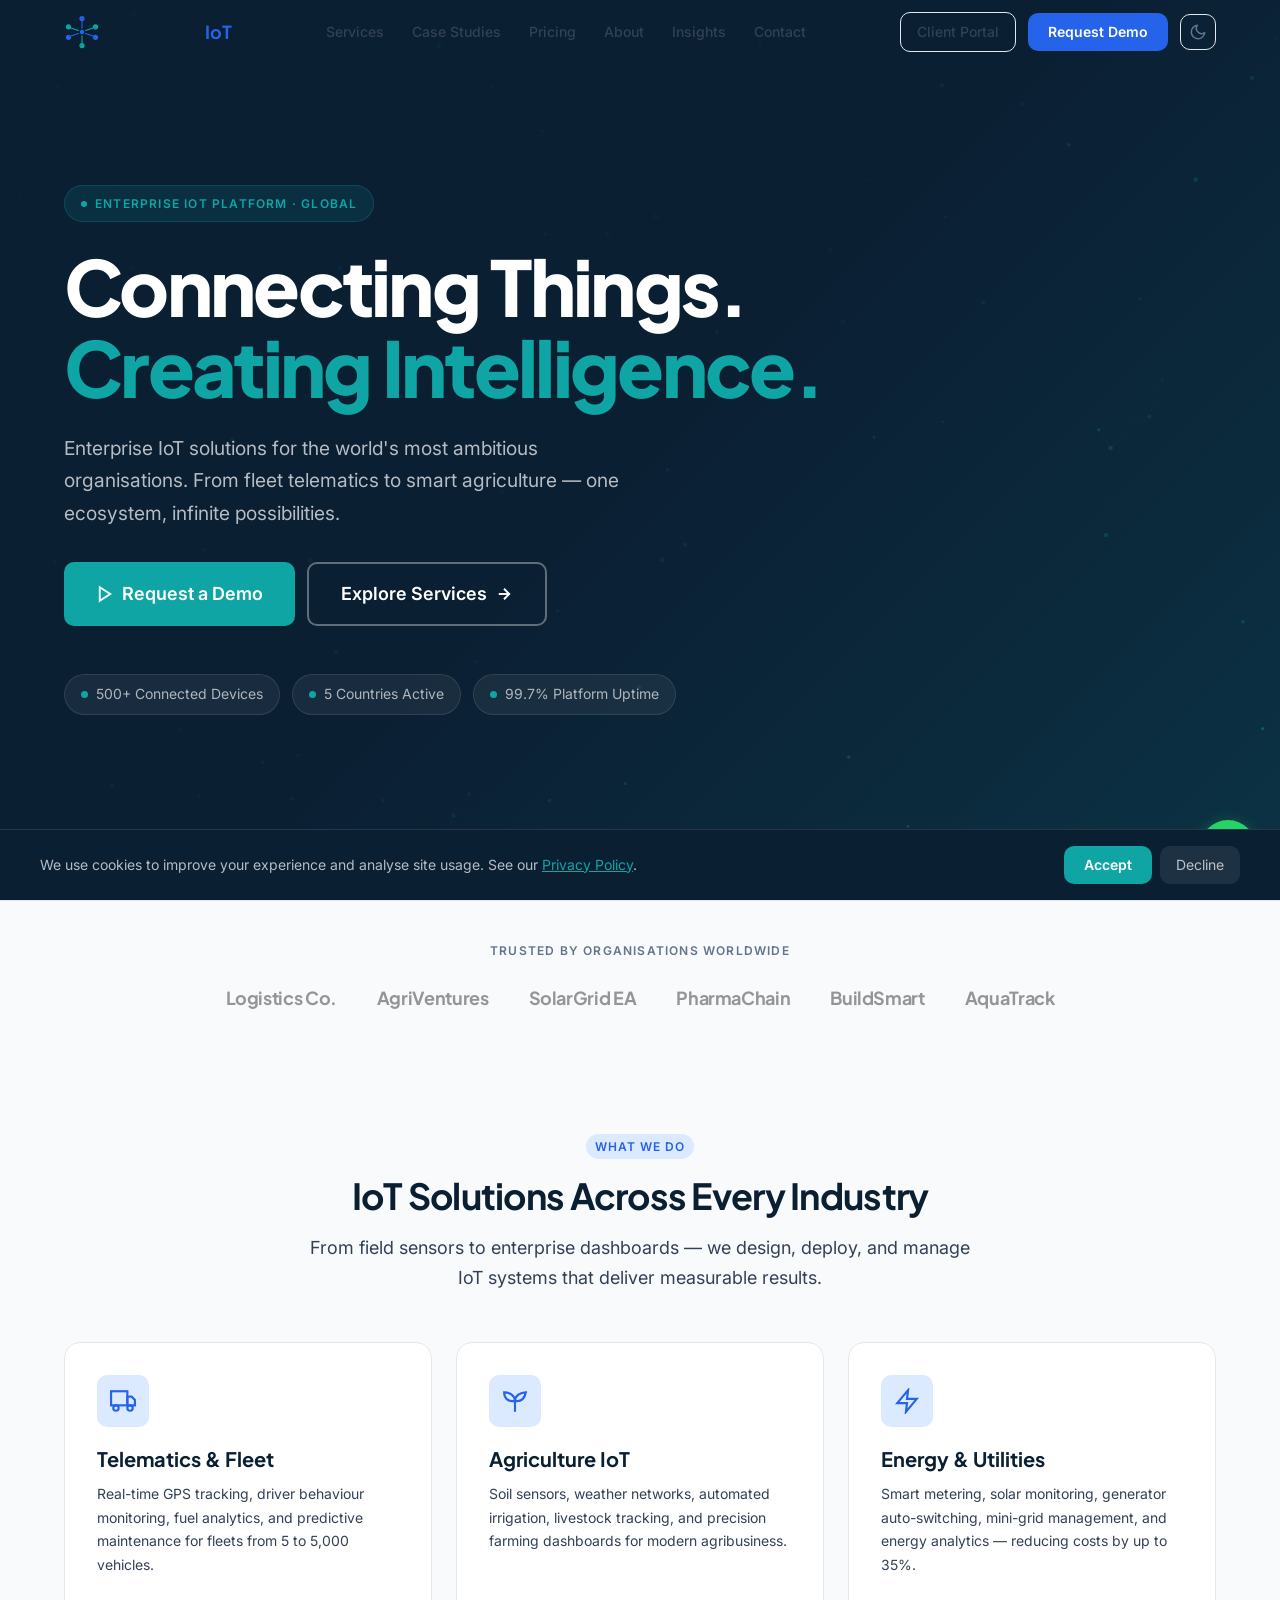
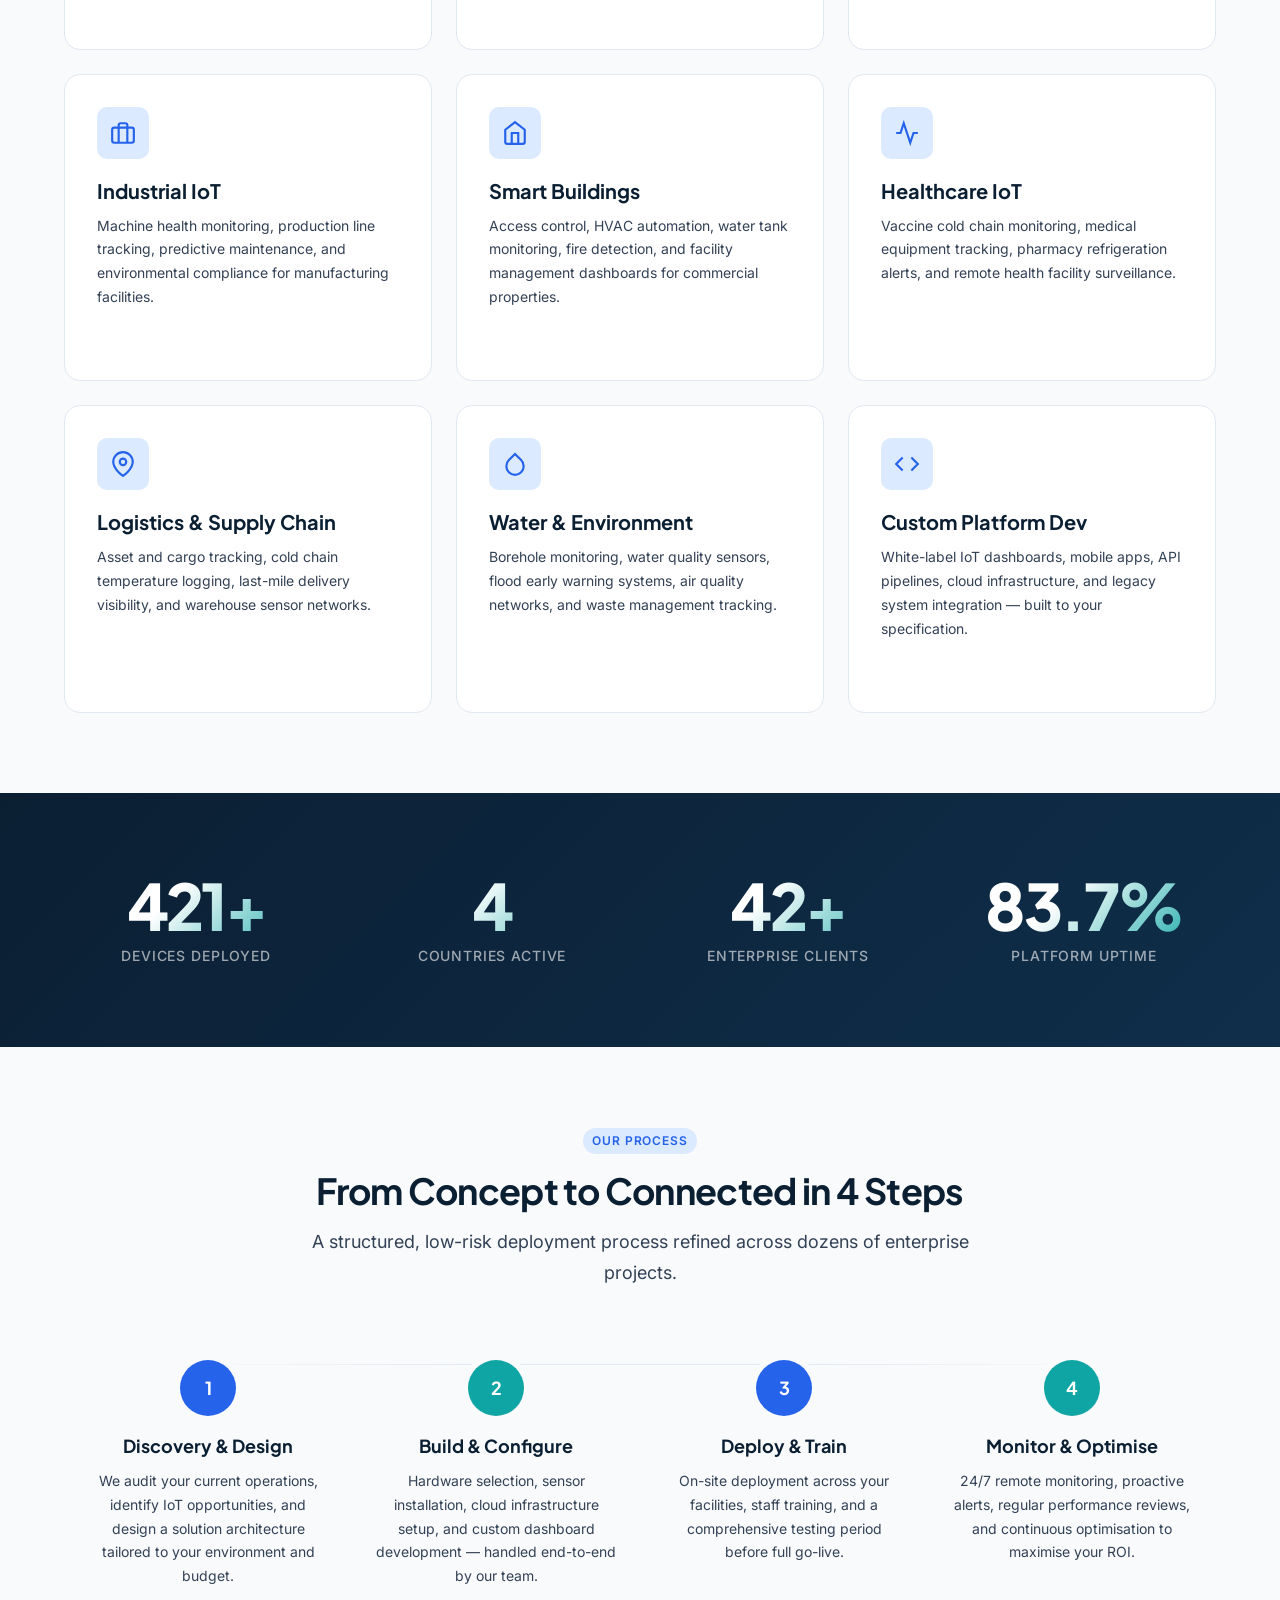
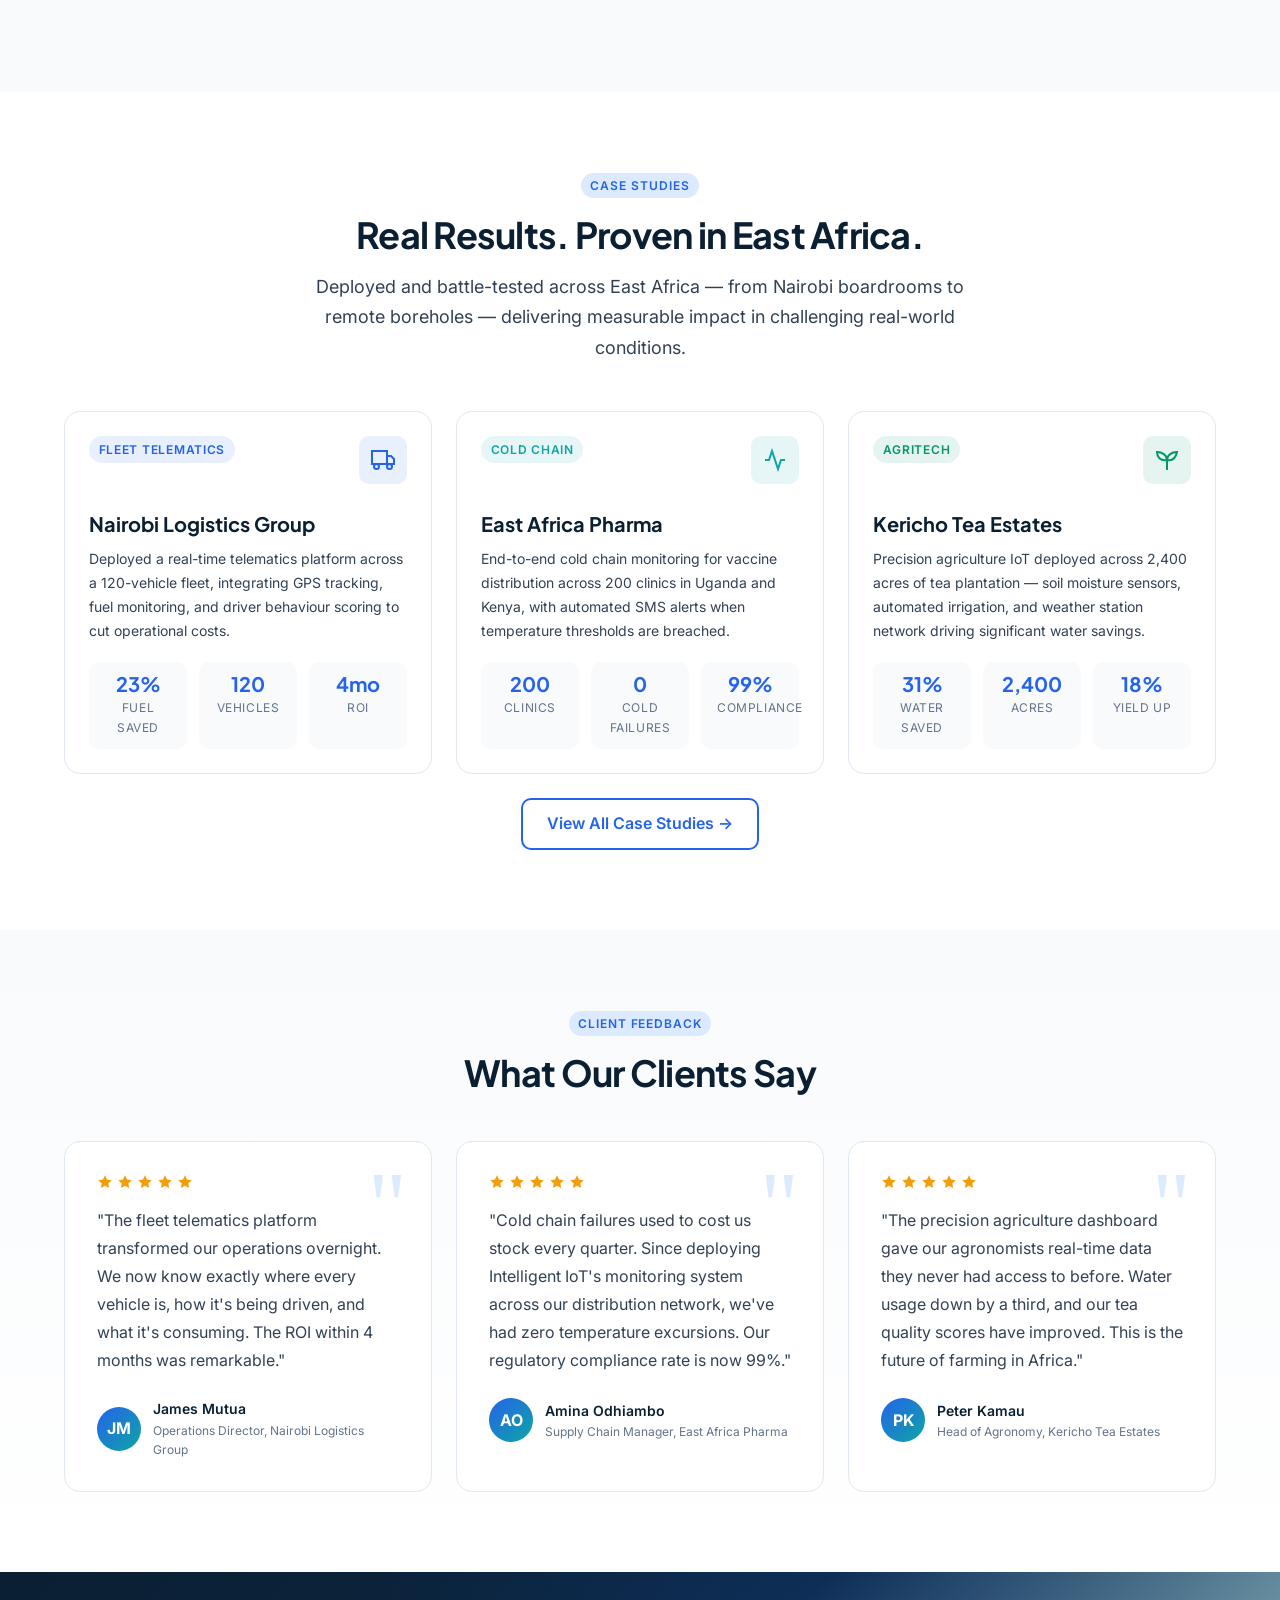
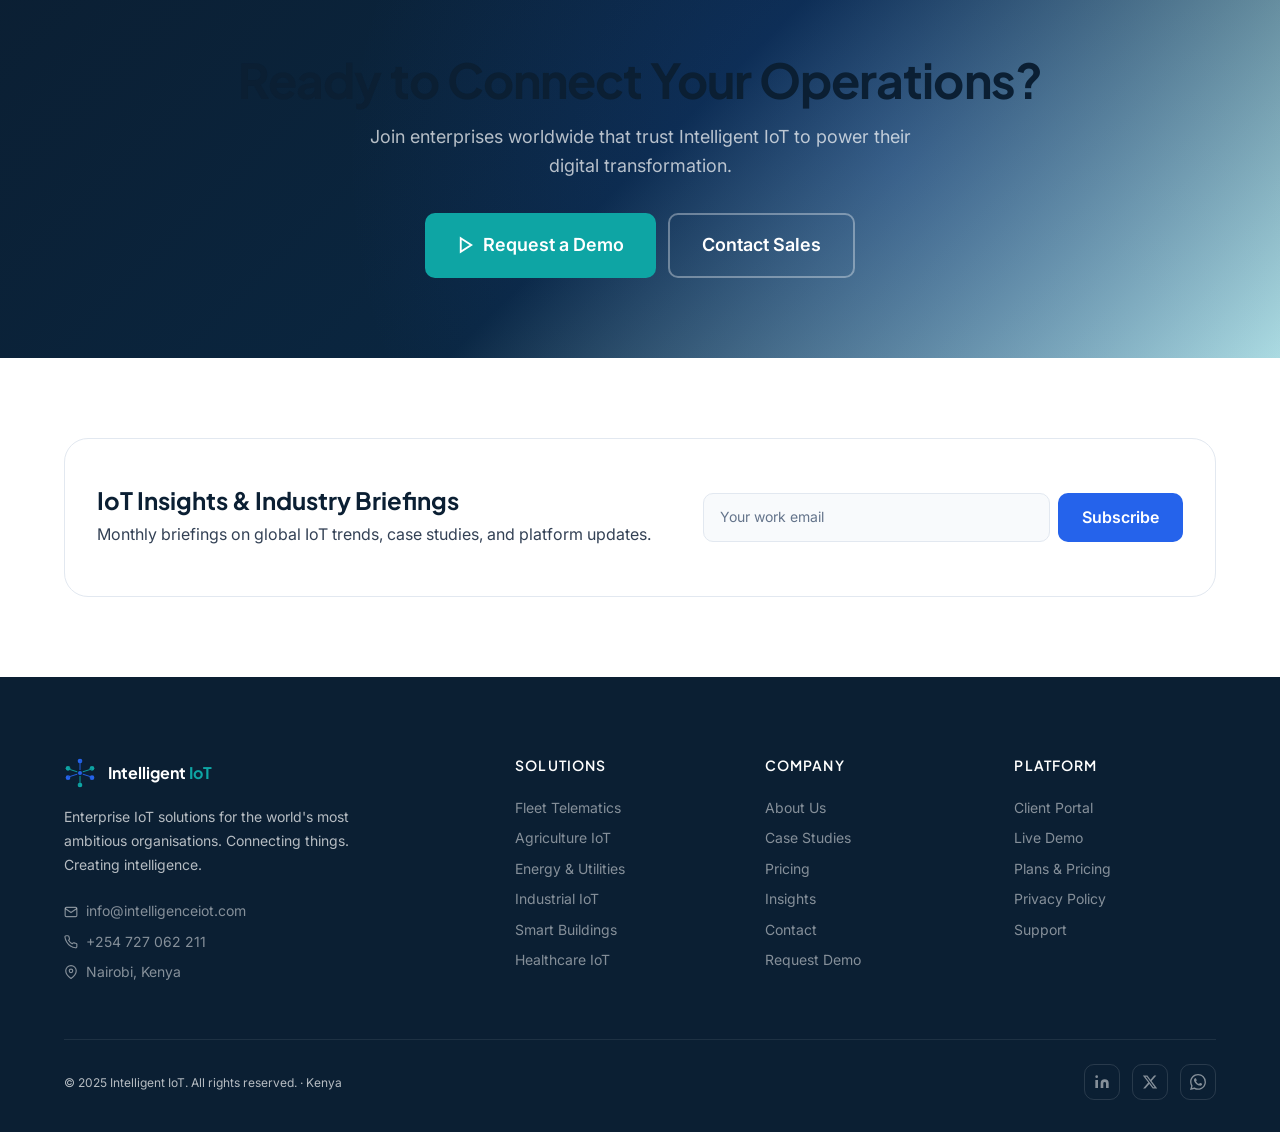
<file: index.html>
<!DOCTYPE html>
<html lang="en" data-theme="light">
<head>
  <meta charset="UTF-8">
  <meta name="viewport" content="width=device-width,initial-scale=1">
  <title>Intelligent IoT — Enterprise IoT Solutions Worldwide</title>
  <meta name="description" content="Intelligent IoT delivers enterprise-grade IoT solutions globally — fleet telematics, smart agriculture, energy management, and custom automation platforms. Headquartered in Nairobi, Kenya.">
  <meta name="keywords" content="enterprise IoT solutions, fleet telematics, smart agriculture IoT, industrial IoT, IoT platform, connected devices, Nairobi IoT company">
  <meta property="og:title" content="Intelligent IoT — Connecting Things. Creating Intelligence.">
  <meta property="og:description" content="Enterprise IoT solutions for the world's most ambitious organisations — fleet, agriculture, energy, industrial and more.">
  <meta property="og:type" content="website">
  <meta property="og:url" content="https://intelligenceiot.com">
  <meta name="twitter:card" content="summary_large_image">
  <link rel="canonical" href="https://intelligenceiot.com">
  <link rel="icon" type="image/svg+xml" href="assets/images/logo.svg">
  <link rel="preconnect" href="https://fonts.googleapis.com">
  <link rel="preconnect" href="https://fonts.gstatic.com" crossorigin>
  <link href="https://fonts.googleapis.com/css2?family=Inter:wght@400;500;600&family=Plus+Jakarta+Sans:wght@600;700;800&display=swap" rel="stylesheet">
  <link rel="stylesheet" href="assets/css/style.css">
  <!-- Google Analytics — replace GA_MEASUREMENT_ID -->
  <!-- <script async src="https://www.googletagmanager.com/gtag/js?id=GA_MEASUREMENT_ID"></script> -->
  <script type="application/ld+json">
  {"@context":"https://schema.org","@type":"Organization","name":"Intelligent IoT","url":"https://intelligenceiot.com","email":"info@intelligenceiot.com","telephone":"+254727062211","address":{"@type":"PostalAddress","addressCountry":"KE"},"description":"Enterprise IoT solutions for organisations worldwide"}
  </script>
</head>
<body>

<!-- ── NAVIGATION ─────────────────────────────────────────────── -->
<nav class="nav" id="main-nav" aria-label="Main navigation">
  <div class="container">
    <div class="nav__inner">
      <a href="index.html" class="nav__logo" aria-label="Intelligent IoT home">
        <img src="assets/images/logo.svg" alt="Intelligent IoT logo" width="36" height="36">
        <span class="nav__logo-text">Intelligent <span>IoT</span></span>
      </a>
      <div class="nav__links" role="menubar">
        <a href="services.html" class="nav__link" role="menuitem">Services</a>
        <a href="case-studies.html" class="nav__link" role="menuitem">Case Studies</a>
        <a href="pricing.html" class="nav__link" role="menuitem">Pricing</a>
        <a href="about.html" class="nav__link" role="menuitem">About</a>
        <a href="blog.html" class="nav__link" role="menuitem">Insights</a>
        <a href="contact.html" class="nav__link" role="menuitem">Contact</a>
      </div>
      <div class="nav__actions">
        <a href="http://84.247.133.39:5173" target="_blank" rel="noopener" class="nav__portal">Client Portal</a>
        <a href="demo.html" class="nav__cta">Request Demo</a>
        <button class="nav__theme" id="theme-toggle" aria-label="Toggle dark mode"></button>
        <button class="nav__hamburger" id="nav-hamburger" aria-label="Open menu" aria-expanded="false">
          <span></span><span></span><span></span>
        </button>
      </div>
    </div>
  </div>
</nav>

<!-- ── MOBILE MENU ─────────────────────────────────────────────── -->
<div class="nav__mobile" id="nav-mobile" role="dialog" aria-label="Mobile navigation">
  <button class="nav__close" id="nav-close" aria-label="Close menu">✕</button>
  <a href="services.html" class="nav__mobile-link">Services</a>
  <a href="case-studies.html" class="nav__mobile-link">Case Studies</a>
  <a href="pricing.html" class="nav__mobile-link">Pricing</a>
  <a href="about.html" class="nav__mobile-link">About</a>
  <a href="blog.html" class="nav__mobile-link">Insights</a>
  <a href="contact.html" class="nav__mobile-link">Contact</a>
  <a href="demo.html" class="btn btn--primary mt-6">Request Demo →</a>
</div>

<!-- ── HERO ───────────────────────────────────────────────────── -->
<section class="hero" aria-label="Hero section">
  <canvas class="hero__canvas" id="hero-canvas" aria-hidden="true"></canvas>
  <div class="hero__overlay" aria-hidden="true"></div>
  <div class="container">
    <div class="hero__content">
      <div class="hero__tag" aria-label="Company status">
        <span class="hero__tag-dot" aria-hidden="true"></span>
        Enterprise IoT Platform · Global
      </div>
      <h1 class="hero__title">
        Connecting Things.<br>
        <em>Creating Intelligence.</em>
      </h1>
      <p class="hero__sub">
        Enterprise IoT solutions for the world's most ambitious organisations.
        From fleet telematics to smart agriculture — one ecosystem, infinite possibilities.
      </p>
      <div class="hero__actions">
        <a href="demo.html" class="btn btn--teal btn--lg" data-demo>
          <svg xmlns="http://www.w3.org/2000/svg" viewBox="0 0 24 24" fill="none" stroke="currentColor" stroke-width="2.5"><polygon points="5 3 19 12 5 21 5 3"/></svg>
          Request a Demo
        </a>
        <a href="services.html" class="btn btn--outline btn--lg">
          Explore Services
          <svg xmlns="http://www.w3.org/2000/svg" viewBox="0 0 24 24" fill="none" stroke="currentColor" stroke-width="2.5"><line x1="5" y1="12" x2="19" y2="12"/><polyline points="12 5 19 12 12 19"/></svg>
        </a>
      </div>
      <div class="hero__chips" aria-label="Key statistics">
        <span class="hero__chip"><span class="hero__chip-dot" aria-hidden="true"></span>500+ Connected Devices</span>
        <span class="hero__chip"><span class="hero__chip-dot" aria-hidden="true"></span>5 Countries Active</span>
        <span class="hero__chip"><span class="hero__chip-dot" aria-hidden="true"></span>99.7% Platform Uptime</span>
      </div>
    </div>
  </div>
</section>

<!-- ── PARTNERS ────────────────────────────────────────────────── -->
<div class="partners">
  <div class="container">
    <p class="partners__label">Trusted by organisations worldwide</p>
    <div class="partners__logos">
      <span class="partner-logo">Logistics Co.</span>
      <span class="partner-logo">AgriVentures</span>
      <span class="partner-logo">SolarGrid EA</span>
      <span class="partner-logo">PharmaChain</span>
      <span class="partner-logo">BuildSmart</span>
      <span class="partner-logo">AquaTrack</span>
    </div>
  </div>
</div>

<!-- ── SERVICES OVERVIEW ───────────────────────────────────────── -->
<section aria-labelledby="services-heading">
  <div class="container">
    <div class="section-header reveal">
      <span class="tag">What We Do</span>
      <h2 class="h2" id="services-heading">IoT Solutions Across Every Industry</h2>
      <p>From field sensors to enterprise dashboards — we design, deploy, and manage IoT systems that deliver measurable results.</p>
    </div>
    <div class="services-grid">
      <!-- Fleet -->
      <article class="service-card reveal reveal-delay-1">
        <div class="service-card__icon" aria-hidden="true">
          <svg xmlns="http://www.w3.org/2000/svg" viewBox="0 0 24 24" fill="none" stroke="currentColor" stroke-width="2"><rect x="1" y="3" width="15" height="13"/><polygon points="16 8 20 8 23 11 23 16 16 16 16 8"/><circle cx="5.5" cy="18.5" r="2.5"/><circle cx="18.5" cy="18.5" r="2.5"/></svg>
        </div>
        <h3>Telematics &amp; Fleet</h3>
        <p>Real-time GPS tracking, driver behaviour monitoring, fuel analytics, and predictive maintenance for fleets from 5 to 5,000 vehicles.</p>
        <a href="services.html#fleet" class="service-card__link">Learn more →</a>
      </article>
      <!-- AgriTech -->
      <article class="service-card reveal reveal-delay-2">
        <div class="service-card__icon" aria-hidden="true">
          <svg xmlns="http://www.w3.org/2000/svg" viewBox="0 0 24 24" fill="none" stroke="currentColor" stroke-width="2"><path d="M12 22V12m0 0C12 7 7 4 2 4c0 5 3 9 10 8m0 0c0-5 5-8 10-8-1 5-4 9-10 8"/></svg>
        </div>
        <h3>Agriculture IoT</h3>
        <p>Soil sensors, weather networks, automated irrigation, livestock tracking, and precision farming dashboards for modern agribusiness.</p>
        <a href="services.html#agriculture" class="service-card__link">Learn more →</a>
      </article>
      <!-- Energy -->
      <article class="service-card reveal reveal-delay-3">
        <div class="service-card__icon" aria-hidden="true">
          <svg xmlns="http://www.w3.org/2000/svg" viewBox="0 0 24 24" fill="none" stroke="currentColor" stroke-width="2"><polygon points="13 2 3 14 12 14 11 22 21 10 12 10 13 2"/></svg>
        </div>
        <h3>Energy &amp; Utilities</h3>
        <p>Smart metering, solar monitoring, generator auto-switching, mini-grid management, and energy analytics — reducing costs by up to 35%.</p>
        <a href="services.html#energy" class="service-card__link">Learn more →</a>
      </article>
      <!-- Industrial -->
      <article class="service-card reveal reveal-delay-1">
        <div class="service-card__icon" aria-hidden="true">
          <svg xmlns="http://www.w3.org/2000/svg" viewBox="0 0 24 24" fill="none" stroke="currentColor" stroke-width="2"><rect x="2" y="7" width="20" height="14" rx="2"/><path d="M16 21V5a2 2 0 0 0-2-2h-4a2 2 0 0 0-2 2v16"/></svg>
        </div>
        <h3>Industrial IoT</h3>
        <p>Machine health monitoring, production line tracking, predictive maintenance, and environmental compliance for manufacturing facilities.</p>
        <a href="services.html#industrial" class="service-card__link">Learn more →</a>
      </article>
      <!-- Smart Buildings -->
      <article class="service-card reveal reveal-delay-2">
        <div class="service-card__icon" aria-hidden="true">
          <svg xmlns="http://www.w3.org/2000/svg" viewBox="0 0 24 24" fill="none" stroke="currentColor" stroke-width="2"><path d="M3 9l9-7 9 7v11a2 2 0 0 1-2 2H5a2 2 0 0 1-2-2z"/><polyline points="9 22 9 12 15 12 15 22"/></svg>
        </div>
        <h3>Smart Buildings</h3>
        <p>Access control, HVAC automation, water tank monitoring, fire detection, and facility management dashboards for commercial properties.</p>
        <a href="services.html#buildings" class="service-card__link">Learn more →</a>
      </article>
      <!-- Healthcare -->
      <article class="service-card reveal reveal-delay-3">
        <div class="service-card__icon" aria-hidden="true">
          <svg xmlns="http://www.w3.org/2000/svg" viewBox="0 0 24 24" fill="none" stroke="currentColor" stroke-width="2"><path d="M22 12h-4l-3 9L9 3l-3 9H2"/></svg>
        </div>
        <h3>Healthcare IoT</h3>
        <p>Vaccine cold chain monitoring, medical equipment tracking, pharmacy refrigeration alerts, and remote health facility surveillance.</p>
        <a href="services.html#healthcare" class="service-card__link">Learn more →</a>
      </article>
      <!-- Logistics -->
      <article class="service-card reveal reveal-delay-1">
        <div class="service-card__icon" aria-hidden="true">
          <svg xmlns="http://www.w3.org/2000/svg" viewBox="0 0 24 24" fill="none" stroke="currentColor" stroke-width="2"><path d="M21 10c0 7-9 13-9 13s-9-6-9-13a9 9 0 0 1 18 0z"/><circle cx="12" cy="10" r="3"/></svg>
        </div>
        <h3>Logistics &amp; Supply Chain</h3>
        <p>Asset and cargo tracking, cold chain temperature logging, last-mile delivery visibility, and warehouse sensor networks.</p>
        <a href="services.html#logistics" class="service-card__link">Learn more →</a>
      </article>
      <!-- Water -->
      <article class="service-card reveal reveal-delay-2">
        <div class="service-card__icon" aria-hidden="true">
          <svg xmlns="http://www.w3.org/2000/svg" viewBox="0 0 24 24" fill="none" stroke="currentColor" stroke-width="2"><path d="M12 2.69l5.66 5.66a8 8 0 1 1-11.31 0z"/></svg>
        </div>
        <h3>Water &amp; Environment</h3>
        <p>Borehole monitoring, water quality sensors, flood early warning systems, air quality networks, and waste management tracking.</p>
        <a href="services.html#water" class="service-card__link">Learn more →</a>
      </article>
      <!-- Custom Platform -->
      <article class="service-card reveal reveal-delay-3">
        <div class="service-card__icon" aria-hidden="true">
          <svg xmlns="http://www.w3.org/2000/svg" viewBox="0 0 24 24" fill="none" stroke="currentColor" stroke-width="2"><polyline points="16 18 22 12 16 6"/><polyline points="8 6 2 12 8 18"/></svg>
        </div>
        <h3>Custom Platform Dev</h3>
        <p>White-label IoT dashboards, mobile apps, API pipelines, cloud infrastructure, and legacy system integration — built to your specification.</p>
        <a href="services.html#platform" class="service-card__link">Learn more →</a>
      </article>
    </div>
  </div>
</section>

<!-- ── STATS ───────────────────────────────────────────────────── -->
<section class="stats" aria-label="Company statistics">
  <div class="container">
    <div class="stats__grid">
      <div class="reveal">
        <div class="stat__number" data-count="500" data-suffix="+">0</div>
        <div class="stat__label">Devices Deployed</div>
      </div>
      <div class="reveal reveal-delay-1">
        <div class="stat__number" data-count="5">0</div>
        <div class="stat__label">Countries Active</div>
      </div>
      <div class="reveal reveal-delay-2">
        <div class="stat__number" data-count="50" data-suffix="+">0</div>
        <div class="stat__label">Enterprise Clients</div>
      </div>
      <div class="reveal reveal-delay-3">
        <div class="stat__number" data-count="99" data-suffix=".7%">0</div>
        <div class="stat__label">Platform Uptime</div>
      </div>
    </div>
  </div>
</section>

<!-- ── HOW IT WORKS ────────────────────────────────────────────── -->
<section aria-labelledby="process-heading">
  <div class="container">
    <div class="section-header reveal">
      <span class="tag">Our Process</span>
      <h2 class="h2" id="process-heading">From Concept to Connected in 4 Steps</h2>
      <p>A structured, low-risk deployment process refined across dozens of enterprise projects.</p>
    </div>
    <div class="timeline">
      <div class="timeline-step reveal reveal-delay-1">
        <div class="timeline-step__num" aria-hidden="true">1</div>
        <h4>Discovery &amp; Design</h4>
        <p>We audit your current operations, identify IoT opportunities, and design a solution architecture tailored to your environment and budget.</p>
      </div>
      <div class="timeline-step reveal reveal-delay-2">
        <div class="timeline-step__num timeline-step__num--teal" aria-hidden="true">2</div>
        <h4>Build &amp; Configure</h4>
        <p>Hardware selection, sensor installation, cloud infrastructure setup, and custom dashboard development — handled end-to-end by our team.</p>
      </div>
      <div class="timeline-step reveal reveal-delay-3">
        <div class="timeline-step__num" aria-hidden="true">3</div>
        <h4>Deploy &amp; Train</h4>
        <p>On-site deployment across your facilities, staff training, and a comprehensive testing period before full go-live.</p>
      </div>
      <div class="timeline-step reveal reveal-delay-4">
        <div class="timeline-step__num timeline-step__num--teal" aria-hidden="true">4</div>
        <h4>Monitor &amp; Optimise</h4>
        <p>24/7 remote monitoring, proactive alerts, regular performance reviews, and continuous optimisation to maximise your ROI.</p>
      </div>
    </div>
  </div>
</section>

<!-- ── CASE STUDIES ────────────────────────────────────────────── -->
<section style="background:var(--surface)" aria-labelledby="cases-heading">
  <div class="container">
    <div class="section-header reveal">
      <span class="tag">Case Studies</span>
      <h2 class="h2" id="cases-heading">Real Results. Proven in East Africa.</h2>
      <p>Deployed and battle-tested across East Africa — from Nairobi boardrooms to remote boreholes — delivering measurable impact in challenging real-world conditions.</p>
    </div>
    <div class="grid grid-3">
      <!-- Case 1 -->
      <article class="case-card reveal reveal-delay-1">
        <div class="case-card__head">
          <span class="case-card__badge case-card__badge--fleet">Fleet Telematics</span>
          <div class="case-icon" style="background:rgba(37,99,235,.1)" aria-hidden="true">
            <svg xmlns="http://www.w3.org/2000/svg" width="24" height="24" viewBox="0 0 24 24" fill="none" stroke="#2563EB" stroke-width="2"><rect x="1" y="3" width="15" height="13"/><polygon points="16 8 20 8 23 11 23 16 16 16 16 8"/><circle cx="5.5" cy="18.5" r="2.5"/><circle cx="18.5" cy="18.5" r="2.5"/></svg>
          </div>
        </div>
        <div class="case-card__body">
          <h3>Nairobi Logistics Group</h3>
          <p>Deployed a real-time telematics platform across a 120-vehicle fleet, integrating GPS tracking, fuel monitoring, and driver behaviour scoring to cut operational costs.</p>
          <div class="case-card__metrics">
            <div class="metric"><div class="metric__val">23%</div><div class="metric__key">Fuel Saved</div></div>
            <div class="metric"><div class="metric__val">120</div><div class="metric__key">Vehicles</div></div>
            <div class="metric"><div class="metric__val">4mo</div><div class="metric__key">ROI</div></div>
          </div>
        </div>
      </article>
      <!-- Case 2 -->
      <article class="case-card reveal reveal-delay-2">
        <div class="case-card__head">
          <span class="case-card__badge case-card__badge--cold">Cold Chain</span>
          <div class="case-icon" style="background:rgba(14,165,164,.1)" aria-hidden="true">
            <svg xmlns="http://www.w3.org/2000/svg" width="24" height="24" viewBox="0 0 24 24" fill="none" stroke="#0EA5A4" stroke-width="2"><path d="M22 12h-4l-3 9L9 3l-3 9H2"/></svg>
          </div>
        </div>
        <div class="case-card__body">
          <h3>East Africa Pharma</h3>
          <p>End-to-end cold chain monitoring for vaccine distribution across 200 clinics in Uganda and Kenya, with automated SMS alerts when temperature thresholds are breached.</p>
          <div class="case-card__metrics">
            <div class="metric"><div class="metric__val">200</div><div class="metric__key">Clinics</div></div>
            <div class="metric"><div class="metric__val">0</div><div class="metric__key">Cold Failures</div></div>
            <div class="metric"><div class="metric__val">99%</div><div class="metric__key">Compliance</div></div>
          </div>
        </div>
      </article>
      <!-- Case 3 -->
      <article class="case-card reveal reveal-delay-3">
        <div class="case-card__head">
          <span class="case-card__badge case-card__badge--agri">AgriTech</span>
          <div class="case-icon" style="background:rgba(5,150,105,.1)" aria-hidden="true">
            <svg xmlns="http://www.w3.org/2000/svg" width="24" height="24" viewBox="0 0 24 24" fill="none" stroke="#059669" stroke-width="2"><path d="M12 22V12m0 0C12 7 7 4 2 4c0 5 3 9 10 8m0 0c0-5 5-8 10-8-1 5-4 9-10 8"/></svg>
          </div>
        </div>
        <div class="case-card__body">
          <h3>Kericho Tea Estates</h3>
          <p>Precision agriculture IoT deployed across 2,400 acres of tea plantation — soil moisture sensors, automated irrigation, and weather station network driving significant water savings.</p>
          <div class="case-card__metrics">
            <div class="metric"><div class="metric__val">31%</div><div class="metric__key">Water Saved</div></div>
            <div class="metric"><div class="metric__val">2,400</div><div class="metric__key">Acres</div></div>
            <div class="metric"><div class="metric__val">18%</div><div class="metric__key">Yield Up</div></div>
          </div>
        </div>
      </article>
    </div>
    <div class="text-center mt-6 reveal">
      <a href="case-studies.html" class="btn btn--outline-blue">View All Case Studies →</a>
    </div>
  </div>
</section>

<!-- ── TESTIMONIALS ────────────────────────────────────────────── -->
<section class="testimonials" aria-labelledby="testimonials-heading">
  <div class="container">
    <div class="section-header reveal">
      <span class="tag">Client Feedback</span>
      <h2 class="h2" id="testimonials-heading">What Our Clients Say</h2>
    </div>
    <div class="testimonial-track">
      <blockquote class="testimonial-card reveal reveal-delay-1">
        <div class="stars" aria-label="5 out of 5 stars">
          <svg viewBox="0 0 24 24"><polygon points="12 2 15.09 8.26 22 9.27 17 14.14 18.18 21.02 12 17.77 5.82 21.02 7 14.14 2 9.27 8.91 8.26 12 2"/></svg>
          <svg viewBox="0 0 24 24"><polygon points="12 2 15.09 8.26 22 9.27 17 14.14 18.18 21.02 12 17.77 5.82 21.02 7 14.14 2 9.27 8.91 8.26 12 2"/></svg>
          <svg viewBox="0 0 24 24"><polygon points="12 2 15.09 8.26 22 9.27 17 14.14 18.18 21.02 12 17.77 5.82 21.02 7 14.14 2 9.27 8.91 8.26 12 2"/></svg>
          <svg viewBox="0 0 24 24"><polygon points="12 2 15.09 8.26 22 9.27 17 14.14 18.18 21.02 12 17.77 5.82 21.02 7 14.14 2 9.27 8.91 8.26 12 2"/></svg>
          <svg viewBox="0 0 24 24"><polygon points="12 2 15.09 8.26 22 9.27 17 14.14 18.18 21.02 12 17.77 5.82 21.02 7 14.14 2 9.27 8.91 8.26 12 2"/></svg>
        </div>
        <p class="testimonial-text">"The fleet telematics platform transformed our operations overnight. We now know exactly where every vehicle is, how it's being driven, and what it's consuming. The ROI within 4 months was remarkable."</p>
        <footer class="testimonial-author">
          <div class="author-avatar" aria-hidden="true">JM</div>
          <div>
            <div class="author-name">James Mutua</div>
            <div class="author-role">Operations Director, Nairobi Logistics Group</div>
          </div>
        </footer>
      </blockquote>
      <blockquote class="testimonial-card reveal reveal-delay-2">
        <div class="stars" aria-label="5 out of 5 stars">
          <svg viewBox="0 0 24 24"><polygon points="12 2 15.09 8.26 22 9.27 17 14.14 18.18 21.02 12 17.77 5.82 21.02 7 14.14 2 9.27 8.91 8.26 12 2"/></svg>
          <svg viewBox="0 0 24 24"><polygon points="12 2 15.09 8.26 22 9.27 17 14.14 18.18 21.02 12 17.77 5.82 21.02 7 14.14 2 9.27 8.91 8.26 12 2"/></svg>
          <svg viewBox="0 0 24 24"><polygon points="12 2 15.09 8.26 22 9.27 17 14.14 18.18 21.02 12 17.77 5.82 21.02 7 14.14 2 9.27 8.91 8.26 12 2"/></svg>
          <svg viewBox="0 0 24 24"><polygon points="12 2 15.09 8.26 22 9.27 17 14.14 18.18 21.02 12 17.77 5.82 21.02 7 14.14 2 9.27 8.91 8.26 12 2"/></svg>
          <svg viewBox="0 0 24 24"><polygon points="12 2 15.09 8.26 22 9.27 17 14.14 18.18 21.02 12 17.77 5.82 21.02 7 14.14 2 9.27 8.91 8.26 12 2"/></svg>
        </div>
        <p class="testimonial-text">"Cold chain failures used to cost us stock every quarter. Since deploying Intelligent IoT's monitoring system across our distribution network, we've had zero temperature excursions. Our regulatory compliance rate is now 99%."</p>
        <footer class="testimonial-author">
          <div class="author-avatar" aria-hidden="true">AO</div>
          <div>
            <div class="author-name">Amina Odhiambo</div>
            <div class="author-role">Supply Chain Manager, East Africa Pharma</div>
          </div>
        </footer>
      </blockquote>
      <blockquote class="testimonial-card reveal reveal-delay-3">
        <div class="stars" aria-label="5 out of 5 stars">
          <svg viewBox="0 0 24 24"><polygon points="12 2 15.09 8.26 22 9.27 17 14.14 18.18 21.02 12 17.77 5.82 21.02 7 14.14 2 9.27 8.91 8.26 12 2"/></svg>
          <svg viewBox="0 0 24 24"><polygon points="12 2 15.09 8.26 22 9.27 17 14.14 18.18 21.02 12 17.77 5.82 21.02 7 14.14 2 9.27 8.91 8.26 12 2"/></svg>
          <svg viewBox="0 0 24 24"><polygon points="12 2 15.09 8.26 22 9.27 17 14.14 18.18 21.02 12 17.77 5.82 21.02 7 14.14 2 9.27 8.91 8.26 12 2"/></svg>
          <svg viewBox="0 0 24 24"><polygon points="12 2 15.09 8.26 22 9.27 17 14.14 18.18 21.02 12 17.77 5.82 21.02 7 14.14 2 9.27 8.91 8.26 12 2"/></svg>
          <svg viewBox="0 0 24 24"><polygon points="12 2 15.09 8.26 22 9.27 17 14.14 18.18 21.02 12 17.77 5.82 21.02 7 14.14 2 9.27 8.91 8.26 12 2"/></svg>
        </div>
        <p class="testimonial-text">"The precision agriculture dashboard gave our agronomists real-time data they never had access to before. Water usage down by a third, and our tea quality scores have improved. This is the future of farming in Africa."</p>
        <footer class="testimonial-author">
          <div class="author-avatar" aria-hidden="true">PK</div>
          <div>
            <div class="author-name">Peter Kamau</div>
            <div class="author-role">Head of Agronomy, Kericho Tea Estates</div>
          </div>
        </footer>
      </blockquote>
    </div>
  </div>
</section>

<!-- ── CTA BAND ────────────────────────────────────────────────── -->
<section class="cta-band" aria-labelledby="cta-heading">
  <div class="container">
    <h2 id="cta-heading">Ready to Connect Your Operations?</h2>
    <p>Join enterprises worldwide that trust Intelligent IoT to power their digital transformation.</p>
    <div class="cta-band__actions">
      <a href="demo.html" class="btn btn--teal btn--lg" data-demo>
        <svg xmlns="http://www.w3.org/2000/svg" viewBox="0 0 24 24" fill="none" stroke="currentColor" stroke-width="2.5"><polygon points="5 3 19 12 5 21 5 3"/></svg>
        Request a Demo
      </a>
      <a href="contact.html" class="btn btn--outline btn--lg">Contact Sales</a>
    </div>
  </div>
</section>

<!-- ── NEWSLETTER ──────────────────────────────────────────────── -->
<section class="newsletter">
  <div class="container">
    <div class="newsletter__inner reveal">
      <div class="newsletter__text">
        <h3>IoT Insights &amp; Industry Briefings</h3>
        <p>Monthly briefings on global IoT trends, case studies, and platform updates.</p>
      </div>
      <form class="newsletter__form" aria-label="Newsletter signup">
        <input class="newsletter__input" type="email" placeholder="Your work email" required aria-label="Email address">
        <button type="submit" class="btn btn--primary">Subscribe</button>
      </form>
    </div>
  </div>
</section>

<!-- ── FOOTER ──────────────────────────────────────────────────── -->
<footer class="footer" aria-label="Site footer">
  <div class="container">
    <div class="footer__grid">
      <div class="footer__brand">
        <a href="index.html" class="footer__logo" aria-label="Intelligent IoT home">
          <img src="assets/images/logo.svg" alt="" width="32" height="32" aria-hidden="true">
          <span class="footer__logo-text">Intelligent <span>IoT</span></span>
        </a>
        <p class="footer__desc">Enterprise IoT solutions for the world's most ambitious organisations. Connecting things. Creating intelligence.</p>
        <div class="footer__contact">
          <a href="mailto:info@intelligenceiot.com">
            <svg xmlns="http://www.w3.org/2000/svg" viewBox="0 0 24 24" fill="none" stroke="currentColor" stroke-width="2"><path d="M4 4h16c1.1 0 2 .9 2 2v12c0 1.1-.9 2-2 2H4c-1.1 0-2-.9-2-2V6c0-1.1.9-2 2-2z"/><polyline points="22,6 12,13 2,6"/></svg>
            info@intelligenceiot.com
          </a>
          <a href="tel:+254727062211">
            <svg xmlns="http://www.w3.org/2000/svg" viewBox="0 0 24 24" fill="none" stroke="currentColor" stroke-width="2"><path d="M22 16.92v3a2 2 0 0 1-2.18 2 19.79 19.79 0 0 1-8.63-3.07A19.5 19.5 0 0 1 4.69 12 19.79 19.79 0 0 1 1.61 3.48 2 2 0 0 1 3.58 1.27h3a2 2 0 0 1 2 1.72c.13.96.36 1.9.7 2.81a2 2 0 0 1-.45 2.11L7.91 9.09A16 16 0 0 0 14 15.15l1.18-1.18a2 2 0 0 1 2.11-.45c.91.34 1.85.57 2.81.7A2 2 0 0 1 22 16.92z"/></svg>
            +254 727 062 211
          </a>
          <a href="#" aria-label="Location">
            <svg xmlns="http://www.w3.org/2000/svg" viewBox="0 0 24 24" fill="none" stroke="currentColor" stroke-width="2"><path d="M21 10c0 7-9 13-9 13s-9-6-9-13a9 9 0 0 1 18 0z"/><circle cx="12" cy="10" r="3"/></svg>
            Nairobi, Kenya
          </a>
        </div>
      </div>
      <div>
        <h4 class="footer__heading">Solutions</h4>
        <a href="services.html#fleet" class="footer__link">Fleet Telematics</a>
        <a href="services.html#agriculture" class="footer__link">Agriculture IoT</a>
        <a href="services.html#energy" class="footer__link">Energy &amp; Utilities</a>
        <a href="services.html#industrial" class="footer__link">Industrial IoT</a>
        <a href="services.html#buildings" class="footer__link">Smart Buildings</a>
        <a href="services.html#healthcare" class="footer__link">Healthcare IoT</a>
      </div>
      <div>
        <h4 class="footer__heading">Company</h4>
        <a href="about.html" class="footer__link">About Us</a>
        <a href="case-studies.html" class="footer__link">Case Studies</a>
        <a href="pricing.html" class="footer__link">Pricing</a>
        <a href="blog.html" class="footer__link">Insights</a>
        <a href="contact.html" class="footer__link">Contact</a>
        <a href="demo.html" class="footer__link">Request Demo</a>
      </div>
      <div>
        <h4 class="footer__heading">Platform</h4>
        <a href="http://84.247.133.39:5173" target="_blank" rel="noopener" class="footer__link">Client Portal</a>
        <a href="demo.html" class="footer__link">Live Demo</a>
        <a href="pricing.html" class="footer__link">Plans &amp; Pricing</a>
        <a href="privacy.html" class="footer__link">Privacy Policy</a>
        <a href="contact.html" class="footer__link">Support</a>
      </div>
    </div>
    <div class="footer__bottom">
      <p class="footer__copy">© 2025 Intelligent IoT. All rights reserved. · Kenya</p>
      <div class="footer__social" aria-label="Social media links">
        <!-- LinkedIn placeholder -->
        <a href="#" aria-label="LinkedIn" rel="noopener">
          <svg xmlns="http://www.w3.org/2000/svg" width="16" height="16" viewBox="0 0 24 24" fill="currentColor"><path d="M16 8a6 6 0 0 1 6 6v7h-4v-7a2 2 0 0 0-2-2 2 2 0 0 0-2 2v7h-4v-7a6 6 0 0 1 6-6zM2 9h4v12H2z"/><circle cx="4" cy="4" r="2"/></svg>
        </a>
        <a href="#" aria-label="Twitter / X" rel="noopener">
          <svg xmlns="http://www.w3.org/2000/svg" width="16" height="16" viewBox="0 0 24 24" fill="currentColor"><path d="M18.244 2.25h3.308l-7.227 8.26 8.502 11.24H16.17l-5.214-6.817L4.99 21.75H1.68l7.73-8.835L1.254 2.25H8.08l4.713 6.231zm-1.161 17.52h1.833L7.084 4.126H5.117z"/></svg>
        </a>
        <a href="https://wa.me/254727062211" aria-label="WhatsApp" rel="noopener">
          <svg xmlns="http://www.w3.org/2000/svg" width="16" height="16" viewBox="0 0 24 24" fill="currentColor"><path d="M17.472 14.382c-.297-.149-1.758-.867-2.03-.967-.273-.099-.471-.148-.67.15-.197.297-.767.966-.94 1.164-.173.199-.347.223-.644.075-.297-.15-1.255-.463-2.39-1.475-.883-.788-1.48-1.761-1.653-2.059-.173-.297-.018-.458.13-.606.134-.133.298-.347.446-.52.149-.174.198-.298.298-.497.099-.198.05-.371-.025-.52-.075-.149-.669-1.612-.916-2.207-.242-.579-.487-.5-.669-.51-.173-.008-.371-.01-.57-.01-.198 0-.52.074-.792.372-.272.297-1.04 1.016-1.04 2.479 0 1.462 1.065 2.875 1.213 3.074.149.198 2.096 3.2 5.077 4.487.709.306 1.262.489 1.694.625.712.227 1.36.195 1.871.118.571-.085 1.758-.719 2.006-1.413.248-.694.248-1.289.173-1.413-.074-.124-.272-.198-.57-.347m-5.421 7.403h-.004a9.87 9.87 0 01-5.031-1.378l-.361-.214-3.741.982.998-3.648-.235-.374a9.86 9.86 0 01-1.51-5.26c.001-5.45 4.436-9.884 9.888-9.884 2.64 0 5.122 1.03 6.988 2.898a9.825 9.825 0 012.893 6.994c-.003 5.45-4.437 9.884-9.885 9.884m8.413-18.297A11.815 11.815 0 0012.05 0C5.495 0 .16 5.335.157 11.892c0 2.096.547 4.142 1.588 5.945L.057 24l6.305-1.654a11.882 11.882 0 005.683 1.448h.005c6.554 0 11.89-5.335 11.893-11.893a11.821 11.821 0 00-3.48-8.413z"/></svg>
        </a>
      </div>
    </div>
  </div>
</footer>

<!-- ── FLOATING ELEMENTS ───────────────────────────────────────── -->
<a href="https://wa.me/254727062211" class="whatsapp-btn" target="_blank" rel="noopener" aria-label="Chat on WhatsApp">
  <svg xmlns="http://www.w3.org/2000/svg" viewBox="0 0 24 24" fill="currentColor"><path d="M17.472 14.382c-.297-.149-1.758-.867-2.03-.967-.273-.099-.471-.148-.67.15-.197.297-.767.966-.94 1.164-.173.199-.347.223-.644.075-.297-.15-1.255-.463-2.39-1.475-.883-.788-1.48-1.761-1.653-2.059-.173-.297-.018-.458.13-.606.134-.133.298-.347.446-.52.149-.174.198-.298.298-.497.099-.198.05-.371-.025-.52-.075-.149-.669-1.612-.916-2.207-.242-.579-.487-.5-.669-.51-.173-.008-.371-.01-.57-.01-.198 0-.52.074-.792.372-.272.297-1.04 1.016-1.04 2.479 0 1.462 1.065 2.875 1.213 3.074.149.198 2.096 3.2 5.077 4.487.709.306 1.262.489 1.694.625.712.227 1.36.195 1.871.118.571-.085 1.758-.719 2.006-1.413.248-.694.248-1.289.173-1.413-.074-.124-.272-.198-.57-.347m-5.421 7.403h-.004a9.87 9.87 0 01-5.031-1.378l-.361-.214-3.741.982.998-3.648-.235-.374a9.86 9.86 0 01-1.51-5.26c.001-5.45 4.436-9.884 9.888-9.884 2.64 0 5.122 1.03 6.988 2.898a9.825 9.825 0 012.893 6.994c-.003 5.45-4.437 9.884-9.885 9.884m8.413-18.297A11.815 11.815 0 0012.05 0C5.495 0 .16 5.335.157 11.892c0 2.096.547 4.142 1.588 5.945L.057 24l6.305-1.654a11.882 11.882 0 005.683 1.448h.005c6.554 0 11.89-5.335 11.893-11.893a11.821 11.821 0 00-3.48-8.413z"/></svg>
</a>

<a href="#" class="demo-float" id="demo-float" aria-label="Try the live demo">
  <svg xmlns="http://www.w3.org/2000/svg" viewBox="0 0 24 24" fill="none" stroke="currentColor" stroke-width="2.5"><polygon points="5 3 19 12 5 21 5 3"/></svg>
  Try Demo
</a>

<!-- ── DEMO MODAL ──────────────────────────────────────────────── -->
<div class="modal-overlay" id="demo-overlay" role="dialog" aria-modal="true" aria-labelledby="demo-modal-title">
  <div class="modal">
    <button class="modal__close" id="demo-close" aria-label="Close modal">✕</button>
    <span class="tag">Live Platform</span>
    <h3 id="demo-modal-title">Access the Live Demo</h3>
    <p>Enter your details and we'll redirect you to the live platform instantly. No credit card required.</p>
    <form id="demo-form">
      <div class="form-group">
        <label class="form-label" for="dm-name">Full Name *</label>
        <input class="form-input" id="dm-name" name="name" type="text" placeholder="Jane Kamau" required>
      </div>
      <div class="form-group">
        <label class="form-label" for="dm-email">Work Email *</label>
        <input class="form-input" id="dm-email" name="email" type="email" placeholder="jane@company.com" required>
      </div>
      <button type="submit" class="btn btn--primary w-full mt-4" style="justify-content:center">
        Access Demo
        <svg xmlns="http://www.w3.org/2000/svg" viewBox="0 0 24 24" fill="none" stroke="currentColor" stroke-width="2.5"><line x1="5" y1="12" x2="19" y2="12"/><polyline points="12 5 19 12 12 19"/></svg>
      </button>
    </form>
  </div>
</div>

<!-- ── COOKIE BANNER ───────────────────────────────────────────── -->
<div class="cookie" id="cookie-banner" role="dialog" aria-label="Cookie consent">
  <div class="cookie__inner">
    <p>We use cookies to improve your experience and analyse site usage. See our <a href="privacy.html">Privacy Policy</a>.</p>
    <div class="cookie__actions">
      <button class="cookie__accept" id="cookie-accept">Accept</button>
      <button class="cookie__decline" id="cookie-decline">Decline</button>
    </div>
  </div>
</div>

<script src="assets/js/main.js"></script>
</body>
</html>
</file>
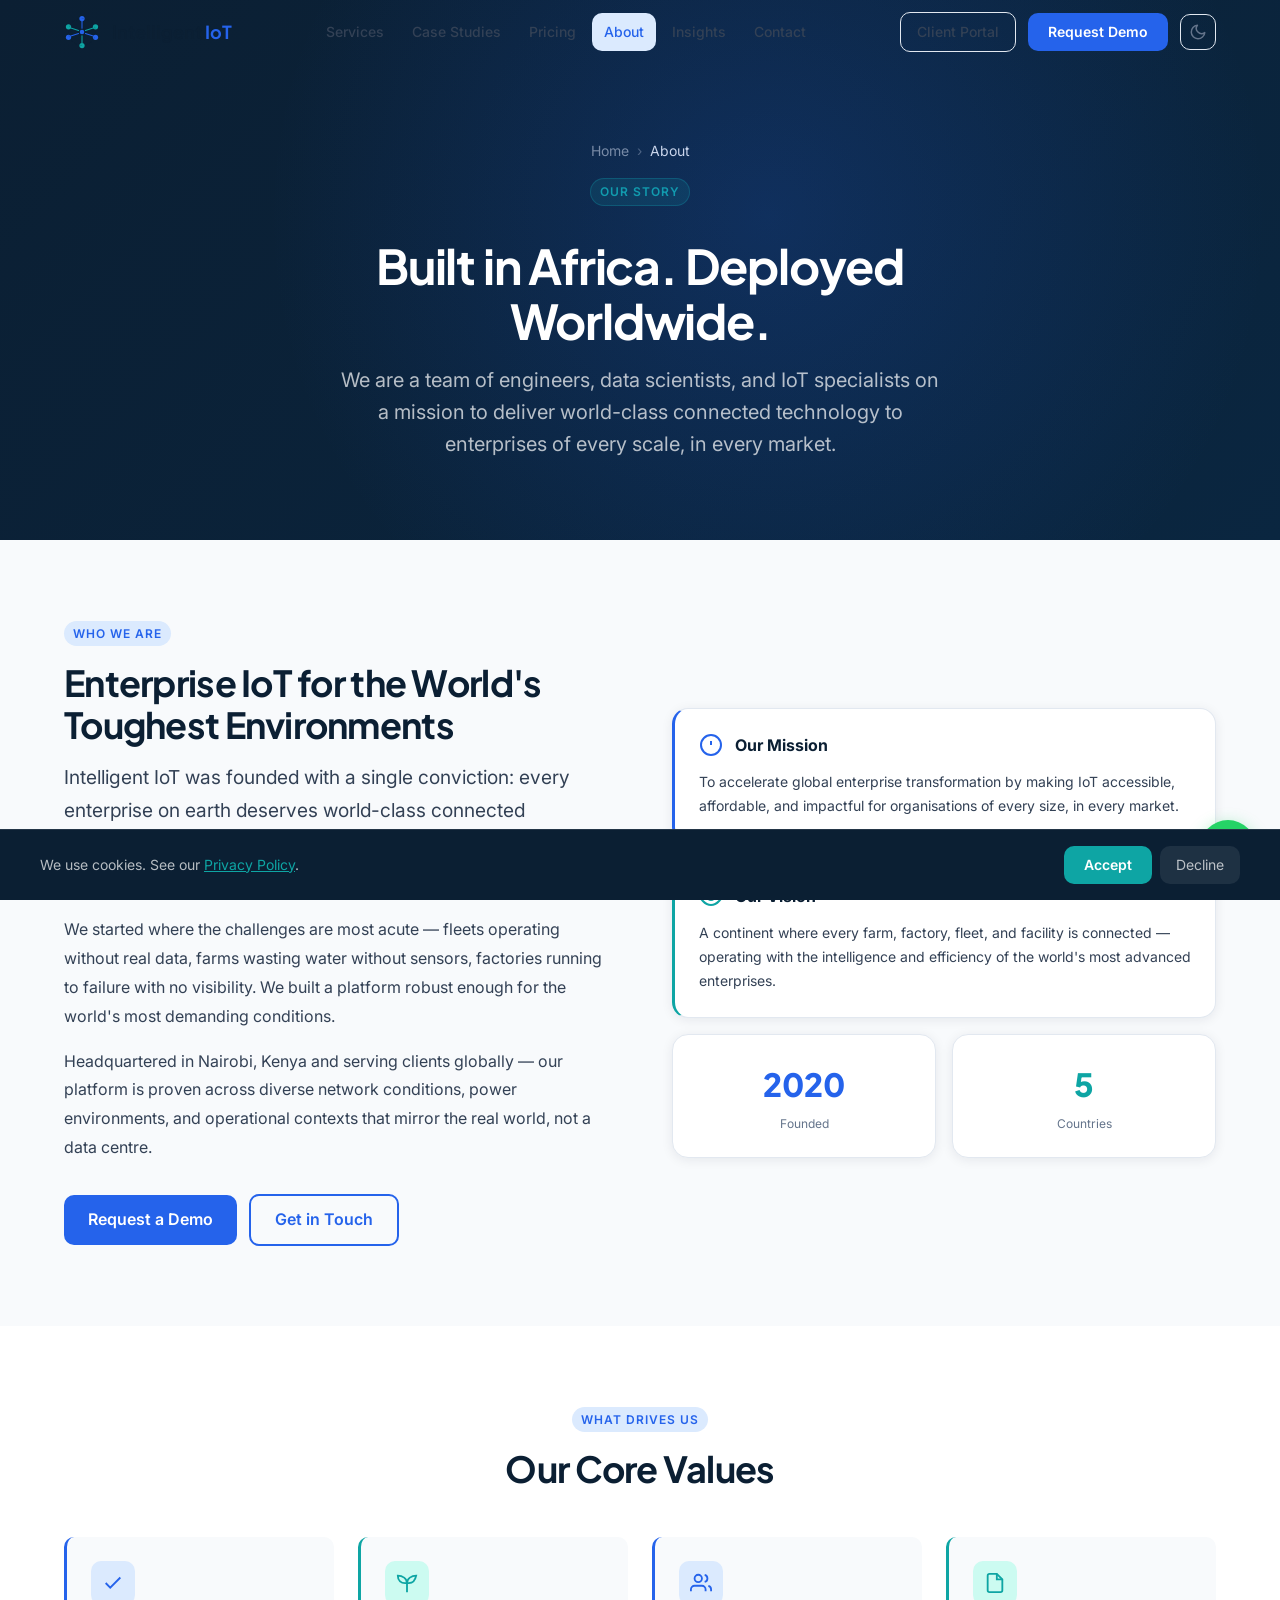
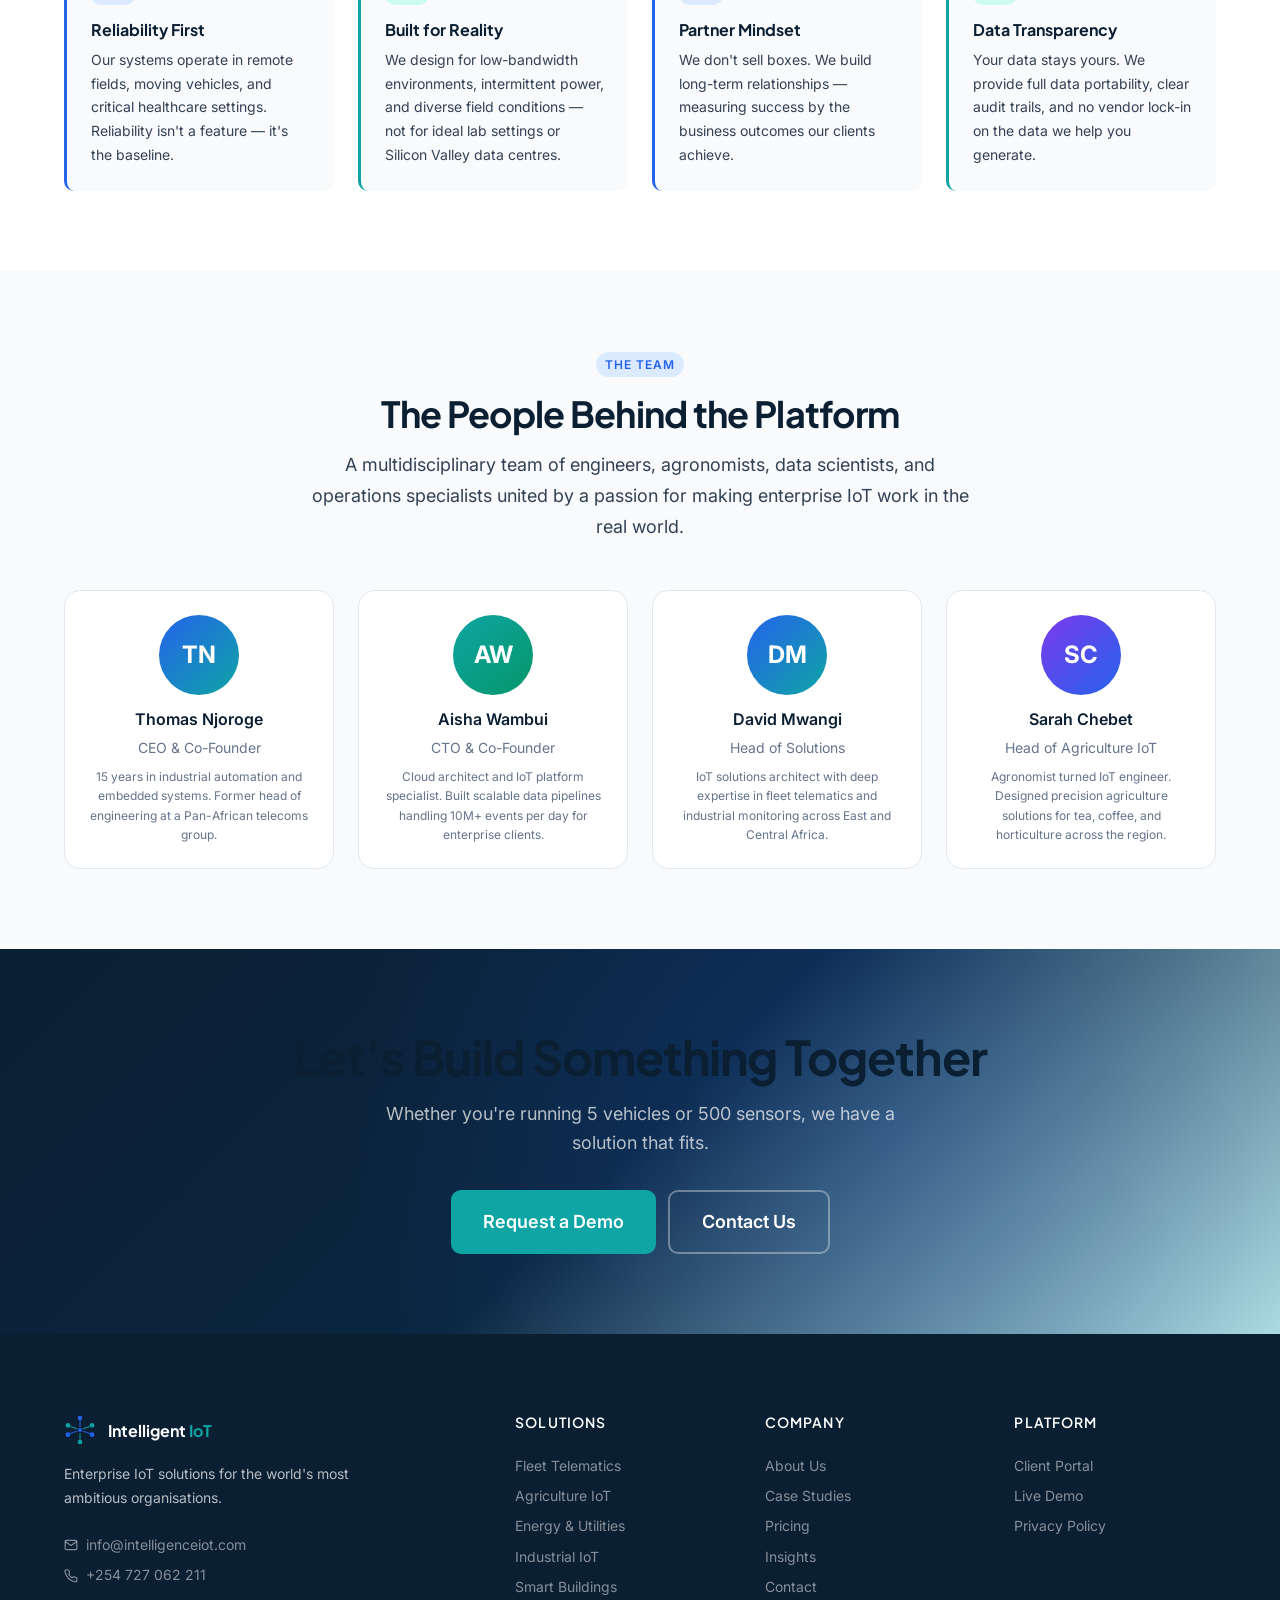
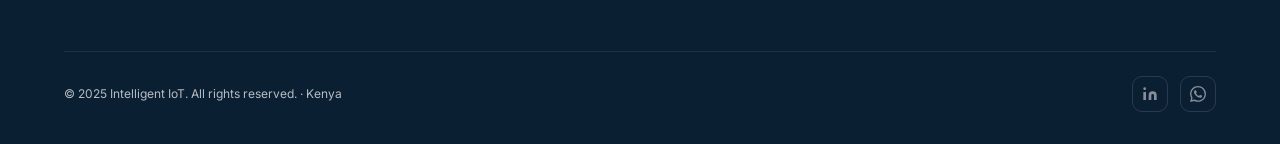
<file: about.html>
<!DOCTYPE html>
<html lang="en" data-theme="light">
<head>
  <meta charset="UTF-8">
  <meta name="viewport" content="width=device-width,initial-scale=1">
  <title>About Us — Intelligent IoT</title>
  <meta name="description" content="Learn about Intelligent IoT — our story, mission, and the team driving enterprise IoT transformation worldwide, with roots in East Africa.">
  <link rel="icon" type="image/svg+xml" href="assets/images/logo.svg">
  <link rel="preconnect" href="https://fonts.googleapis.com">
  <link rel="preconnect" href="https://fonts.gstatic.com" crossorigin>
  <link href="https://fonts.googleapis.com/css2?family=Inter:wght@400;500;600&family=Plus+Jakarta+Sans:wght@600;700;800&display=swap" rel="stylesheet">
  <link rel="stylesheet" href="assets/css/style.css">
</head>
<body>
<nav class="nav" id="main-nav">
  <div class="container">
    <div class="nav__inner">
      <a href="index.html" class="nav__logo">
        <img src="assets/images/logo.svg" alt="Intelligent IoT" width="36" height="36">
        <span class="nav__logo-text">Intelligent <span>IoT</span></span>
      </a>
      <div class="nav__links">
        <a href="services.html" class="nav__link">Services</a>
        <a href="case-studies.html" class="nav__link">Case Studies</a>
        <a href="pricing.html" class="nav__link">Pricing</a>
        <a href="about.html" class="nav__link">About</a>
        <a href="blog.html" class="nav__link">Insights</a>
        <a href="contact.html" class="nav__link">Contact</a>
      </div>
      <div class="nav__actions">
        <a href="http://84.247.133.39:5173" target="_blank" rel="noopener" class="nav__portal">Client Portal</a>
        <a href="demo.html" class="nav__cta">Request Demo</a>
        <button class="nav__theme" id="theme-toggle" aria-label="Toggle dark mode"></button>
        <button class="nav__hamburger" id="nav-hamburger" aria-label="Open menu"><span></span><span></span><span></span></button>
      </div>
    </div>
  </div>
</nav>
<div class="nav__mobile" id="nav-mobile">
  <button class="nav__close" id="nav-close">✕</button>
  <a href="services.html" class="nav__mobile-link">Services</a>
  <a href="case-studies.html" class="nav__mobile-link">Case Studies</a>
  <a href="pricing.html" class="nav__mobile-link">Pricing</a>
  <a href="about.html" class="nav__mobile-link">About</a>
  <a href="blog.html" class="nav__mobile-link">Insights</a>
  <a href="contact.html" class="nav__mobile-link">Contact</a>
  <a href="demo.html" class="btn btn--primary mt-6">Request Demo →</a>
</div>

<header class="page-hero">
  <div class="container">
    <nav class="breadcrumb" aria-label="Breadcrumb">
      <a href="index.html">Home</a><span>›</span><span style="color:rgba(255,255,255,.9)">About</span>
    </nav>
    <span class="tag">Our Story</span>
    <h1 class="h1" style="max-width:640px;margin:var(--s4) auto">Built in Africa. Deployed Worldwide.</h1>
    <p>We are a team of engineers, data scientists, and IoT specialists on a mission to deliver world-class connected technology to enterprises of every scale, in every market.</p>
  </div>
</header>

<section>
  <div class="container">
    <div class="about-split">
      <div class="reveal-left">
        <span class="tag">Who We Are</span>
        <h2 class="h2" style="margin-bottom:var(--s4)">Enterprise IoT for the World's Toughest Environments</h2>
        <p class="lead" style="margin-bottom:var(--s6)">Intelligent IoT was founded with a single conviction: every enterprise on earth deserves world-class connected technology — designed for their actual infrastructure, climate, and operational realities.</p>
        <p style="color:var(--text-2);line-height:1.8;margin-bottom:var(--s4)">We started where the challenges are most acute — fleets operating without real data, farms wasting water without sensors, factories running to failure with no visibility. We built a platform robust enough for the world's most demanding conditions.</p>
        <p style="color:var(--text-2);line-height:1.8;margin-bottom:var(--s8)">Headquartered in Nairobi, Kenya and serving clients globally — our platform is proven across diverse network conditions, power environments, and operational contexts that mirror the real world, not a data centre.</p>
        <div class="flex" style="flex-wrap:wrap;gap:var(--s3)">
          <a href="demo.html" class="btn btn--primary">Request a Demo</a>
          <a href="contact.html" class="btn btn--outline-blue">Get in Touch</a>
        </div>
      </div>
      <div class="reveal-right">
        <div style="display:grid;gap:var(--s4)">
          <div class="about-card" style="border-left:3px solid var(--blue)">
            <div class="flex" style="gap:var(--s3);margin-bottom:var(--s3)">
              <svg xmlns="http://www.w3.org/2000/svg" width="24" height="24" viewBox="0 0 24 24" fill="none" stroke="var(--blue)" stroke-width="2"><circle cx="12" cy="12" r="10"/><line x1="12" y1="8" x2="12" y2="12"/><line x1="12" y1="16" x2="12.01" y2="16"/></svg>
              <strong>Our Mission</strong>
            </div>
            <p style="color:var(--text-2);font-size:var(--f-sm);line-height:1.7">To accelerate global enterprise transformation by making IoT accessible, affordable, and impactful for organisations of every size, in every market.</p>
          </div>
          <div class="about-card" style="border-left:3px solid var(--teal)">
            <div class="flex" style="gap:var(--s3);margin-bottom:var(--s3)">
              <svg xmlns="http://www.w3.org/2000/svg" width="24" height="24" viewBox="0 0 24 24" fill="none" stroke="var(--teal)" stroke-width="2"><path d="M1 12s4-8 11-8 11 8 11 8-4 8-11 8-11-8-11-8z"/><circle cx="12" cy="12" r="3"/></svg>
              <strong>Our Vision</strong>
            </div>
            <p style="color:var(--text-2);font-size:var(--f-sm);line-height:1.7">A continent where every farm, factory, fleet, and facility is connected — operating with the intelligence and efficiency of the world's most advanced enterprises.</p>
          </div>
          <div style="display:grid;grid-template-columns:1fr 1fr;gap:var(--s4)">
            <div class="about-card" style="text-align:center">
              <div style="font-family:var(--font-display);font-size:2rem;font-weight:800;color:var(--blue)">2020</div>
              <div style="font-size:var(--f-xs);color:var(--text-3);margin-top:4px">Founded</div>
            </div>
            <div class="about-card" style="text-align:center">
              <div style="font-family:var(--font-display);font-size:2rem;font-weight:800;color:var(--teal)">5</div>
              <div style="font-size:var(--f-xs);color:var(--text-3);margin-top:4px">Countries</div>
            </div>
          </div>
        </div>
      </div>
    </div>
  </div>
</section>

<!-- VALUES -->
<section style="background:var(--surface)">
  <div class="container">
    <div class="section-header reveal">
      <span class="tag">What Drives Us</span>
      <h2 class="h2">Our Core Values</h2>
    </div>
    <div class="value-grid" style="grid-template-columns:repeat(auto-fill,minmax(260px,1fr));gap:var(--s6)">
      <div class="value-item reveal reveal-delay-1" style="padding:var(--s6)">
        <div style="width:44px;height:44px;background:var(--blue-light);border-radius:var(--radius);display:flex;align-items:center;justify-content:center;margin-bottom:var(--s4)">
          <svg xmlns="http://www.w3.org/2000/svg" width="22" height="22" viewBox="0 0 24 24" fill="none" stroke="var(--blue)" stroke-width="2"><polyline points="20 6 9 17 4 12"/></svg>
        </div>
        <h4 style="margin-bottom:var(--s2)">Reliability First</h4>
        <p style="font-size:var(--f-sm);color:var(--text-2);line-height:1.7">Our systems operate in remote fields, moving vehicles, and critical healthcare settings. Reliability isn't a feature — it's the baseline.</p>
      </div>
      <div class="value-item reveal reveal-delay-2" style="padding:var(--s6);border-left-color:var(--teal)">
        <div style="width:44px;height:44px;background:var(--teal-light);border-radius:var(--radius);display:flex;align-items:center;justify-content:center;margin-bottom:var(--s4)">
          <svg xmlns="http://www.w3.org/2000/svg" width="22" height="22" viewBox="0 0 24 24" fill="none" stroke="var(--teal)" stroke-width="2"><path d="M12 22V12m0 0C12 7 7 4 2 4c0 5 3 9 10 8m0 0c0-5 5-8 10-8-1 5-4 9-10 8"/></svg>
        </div>
        <h4 style="margin-bottom:var(--s2)">Built for Reality</h4>
        <p style="font-size:var(--f-sm);color:var(--text-2);line-height:1.7">We design for low-bandwidth environments, intermittent power, and diverse field conditions — not for ideal lab settings or Silicon Valley data centres.</p>
      </div>
      <div class="value-item reveal reveal-delay-3" style="padding:var(--s6)">
        <div style="width:44px;height:44px;background:var(--blue-light);border-radius:var(--radius);display:flex;align-items:center;justify-content:center;margin-bottom:var(--s4)">
          <svg xmlns="http://www.w3.org/2000/svg" width="22" height="22" viewBox="0 0 24 24" fill="none" stroke="var(--blue)" stroke-width="2"><path d="M17 21v-2a4 4 0 0 0-4-4H5a4 4 0 0 0-4 4v2"/><circle cx="9" cy="7" r="4"/><path d="M23 21v-2a4 4 0 0 0-3-3.87"/><path d="M16 3.13a4 4 0 0 1 0 7.75"/></svg>
        </div>
        <h4 style="margin-bottom:var(--s2)">Partner Mindset</h4>
        <p style="font-size:var(--f-sm);color:var(--text-2);line-height:1.7">We don't sell boxes. We build long-term relationships — measuring success by the business outcomes our clients achieve.</p>
      </div>
      <div class="value-item reveal reveal-delay-4" style="padding:var(--s6);border-left-color:var(--teal)">
        <div style="width:44px;height:44px;background:var(--teal-light);border-radius:var(--radius);display:flex;align-items:center;justify-content:center;margin-bottom:var(--s4)">
          <svg xmlns="http://www.w3.org/2000/svg" width="22" height="22" viewBox="0 0 24 24" fill="none" stroke="var(--teal)" stroke-width="2"><path d="M14 2H6a2 2 0 0 0-2 2v16a2 2 0 0 0 2 2h12a2 2 0 0 0 2-2V8z"/><polyline points="14 2 14 8 20 8"/></svg>
        </div>
        <h4 style="margin-bottom:var(--s2)">Data Transparency</h4>
        <p style="font-size:var(--f-sm);color:var(--text-2);line-height:1.7">Your data stays yours. We provide full data portability, clear audit trails, and no vendor lock-in on the data we help you generate.</p>
      </div>
    </div>
  </div>
</section>

<!-- TEAM -->
<section>
  <div class="container">
    <div class="section-header reveal">
      <span class="tag">The Team</span>
      <h2 class="h2">The People Behind the Platform</h2>
      <p>A multidisciplinary team of engineers, agronomists, data scientists, and operations specialists united by a passion for making enterprise IoT work in the real world.</p>
    </div>
    <div class="team-grid">
      <div class="team-card reveal reveal-delay-1">
        <div class="team-avatar">TN</div>
        <div class="team-name">Thomas Njoroge</div>
        <div class="team-role">CEO &amp; Co-Founder</div>
        <p style="font-size:var(--f-xs);color:var(--text-3);margin-top:var(--s2);line-height:1.6">15 years in industrial automation and embedded systems. Former head of engineering at a Pan-African telecoms group.</p>
      </div>
      <div class="team-card reveal reveal-delay-2">
        <div class="team-avatar" style="background:linear-gradient(135deg,var(--teal),#059669)">AW</div>
        <div class="team-name">Aisha Wambui</div>
        <div class="team-role">CTO &amp; Co-Founder</div>
        <p style="font-size:var(--f-xs);color:var(--text-3);margin-top:var(--s2);line-height:1.6">Cloud architect and IoT platform specialist. Built scalable data pipelines handling 10M+ events per day for enterprise clients.</p>
      </div>
      <div class="team-card reveal reveal-delay-3">
        <div class="team-avatar">DM</div>
        <div class="team-name">David Mwangi</div>
        <div class="team-role">Head of Solutions</div>
        <p style="font-size:var(--f-xs);color:var(--text-3);margin-top:var(--s2);line-height:1.6">IoT solutions architect with deep expertise in fleet telematics and industrial monitoring across East and Central Africa.</p>
      </div>
      <div class="team-card reveal reveal-delay-4">
        <div class="team-avatar" style="background:linear-gradient(135deg,#7C3AED,var(--blue))">SC</div>
        <div class="team-name">Sarah Chebet</div>
        <div class="team-role">Head of Agriculture IoT</div>
        <p style="font-size:var(--f-xs);color:var(--text-3);margin-top:var(--s2);line-height:1.6">Agronomist turned IoT engineer. Designed precision agriculture solutions for tea, coffee, and horticulture across the region.</p>
      </div>
    </div>
  </div>
</section>

<!-- CTA -->
<section class="cta-band">
  <div class="container">
    <h2>Let's Build Something Together</h2>
    <p>Whether you're running 5 vehicles or 500 sensors, we have a solution that fits.</p>
    <div class="cta-band__actions">
      <a href="demo.html" class="btn btn--teal btn--lg">Request a Demo</a>
      <a href="contact.html" class="btn btn--outline btn--lg">Contact Us</a>
    </div>
  </div>
</section>

<footer class="footer">
  <div class="container">
    <div class="footer__grid">
      <div class="footer__brand">
        <a href="index.html" class="footer__logo">
          <img src="assets/images/logo.svg" alt="" width="32" height="32" aria-hidden="true">
          <span class="footer__logo-text">Intelligent <span>IoT</span></span>
        </a>
        <p class="footer__desc">Enterprise IoT solutions for the world's most ambitious organisations.</p>
        <div class="footer__contact">
          <a href="mailto:info@intelligenceiot.com"><svg xmlns="http://www.w3.org/2000/svg" viewBox="0 0 24 24" fill="none" stroke="currentColor" stroke-width="2"><path d="M4 4h16c1.1 0 2 .9 2 2v12c0 1.1-.9 2-2 2H4c-1.1 0-2-.9-2-2V6c0-1.1.9-2 2-2z"/><polyline points="22,6 12,13 2,6"/></svg>info@intelligenceiot.com</a>
          <a href="tel:+254727062211"><svg xmlns="http://www.w3.org/2000/svg" viewBox="0 0 24 24" fill="none" stroke="currentColor" stroke-width="2"><path d="M22 16.92v3a2 2 0 0 1-2.18 2 19.79 19.79 0 0 1-8.63-3.07A19.5 19.5 0 0 1 4.69 12 19.79 19.79 0 0 1 1.61 3.48 2 2 0 0 1 3.58 1.27h3a2 2 0 0 1 2 1.72c.13.96.36 1.9.7 2.81a2 2 0 0 1-.45 2.11L7.91 9.09A16 16 0 0 0 14 15.15l1.18-1.18a2 2 0 0 1 2.11-.45c.91.34 1.85.57 2.81.7A2 2 0 0 1 22 16.92z"/></svg>+254 727 062 211</a>
        </div>
      </div>
      <div><h4 class="footer__heading">Solutions</h4><a href="services.html#fleet" class="footer__link">Fleet Telematics</a><a href="services.html#agriculture" class="footer__link">Agriculture IoT</a><a href="services.html#energy" class="footer__link">Energy &amp; Utilities</a><a href="services.html#industrial" class="footer__link">Industrial IoT</a><a href="services.html#buildings" class="footer__link">Smart Buildings</a></div>
      <div><h4 class="footer__heading">Company</h4><a href="about.html" class="footer__link">About Us</a><a href="case-studies.html" class="footer__link">Case Studies</a><a href="pricing.html" class="footer__link">Pricing</a><a href="blog.html" class="footer__link">Insights</a><a href="contact.html" class="footer__link">Contact</a></div>
      <div><h4 class="footer__heading">Platform</h4><a href="http://84.247.133.39:5173" target="_blank" rel="noopener" class="footer__link">Client Portal</a><a href="demo.html" class="footer__link">Live Demo</a><a href="privacy.html" class="footer__link">Privacy Policy</a></div>
    </div>
    <div class="footer__bottom">
      <p class="footer__copy">© 2025 Intelligent IoT. All rights reserved. · Kenya</p>
      <div class="footer__social">
        <a href="#" aria-label="LinkedIn"><svg xmlns="http://www.w3.org/2000/svg" width="16" height="16" viewBox="0 0 24 24" fill="currentColor"><path d="M16 8a6 6 0 0 1 6 6v7h-4v-7a2 2 0 0 0-2-2 2 2 0 0 0-2 2v7h-4v-7a6 6 0 0 1 6-6zM2 9h4v12H2z"/><circle cx="4" cy="4" r="2"/></svg></a>
        <a href="https://wa.me/254727062211" aria-label="WhatsApp"><svg xmlns="http://www.w3.org/2000/svg" width="16" height="16" viewBox="0 0 24 24" fill="currentColor"><path d="M17.472 14.382c-.297-.149-1.758-.867-2.03-.967-.273-.099-.471-.148-.67.15-.197.297-.767.966-.94 1.164-.173.199-.347.223-.644.075-.297-.15-1.255-.463-2.39-1.475-.883-.788-1.48-1.761-1.653-2.059-.173-.297-.018-.458.13-.606.134-.133.298-.347.446-.52.149-.174.198-.298.298-.497.099-.198.05-.371-.025-.52-.075-.149-.669-1.612-.916-2.207-.242-.579-.487-.5-.669-.51-.173-.008-.371-.01-.57-.01-.198 0-.52.074-.792.372-.272.297-1.04 1.016-1.04 2.479 0 1.462 1.065 2.875 1.213 3.074.149.198 2.096 3.2 5.077 4.487.709.306 1.262.489 1.694.625.712.227 1.36.195 1.871.118.571-.085 1.758-.719 2.006-1.413.248-.694.248-1.289.173-1.413-.074-.124-.272-.198-.57-.347m-5.421 7.403h-.004a9.87 9.87 0 01-5.031-1.378l-.361-.214-3.741.982.998-3.648-.235-.374a9.86 9.86 0 01-1.51-5.26c.001-5.45 4.436-9.884 9.888-9.884 2.64 0 5.122 1.03 6.988 2.898a9.825 9.825 0 012.893 6.994c-.003 5.45-4.437 9.884-9.885 9.884m8.413-18.297A11.815 11.815 0 0012.05 0C5.495 0 .16 5.335.157 11.892c0 2.096.547 4.142 1.588 5.945L.057 24l6.305-1.654a11.882 11.882 0 005.683 1.448h.005c6.554 0 11.89-5.335 11.893-11.893a11.821 11.821 0 00-3.48-8.413z"/></svg></a>
      </div>
    </div>
  </div>
</footer>
<a href="https://wa.me/254727062211" class="whatsapp-btn" target="_blank" rel="noopener" aria-label="WhatsApp"><svg xmlns="http://www.w3.org/2000/svg" viewBox="0 0 24 24" fill="currentColor"><path d="M17.472 14.382c-.297-.149-1.758-.867-2.03-.967-.273-.099-.471-.148-.67.15-.197.297-.767.966-.94 1.164-.173.199-.347.223-.644.075-.297-.15-1.255-.463-2.39-1.475-.883-.788-1.48-1.761-1.653-2.059-.173-.297-.018-.458.13-.606.134-.133.298-.347.446-.52.149-.174.198-.298.298-.497.099-.198.05-.371-.025-.52-.075-.149-.669-1.612-.916-2.207-.242-.579-.487-.5-.669-.51-.173-.008-.371-.01-.57-.01-.198 0-.52.074-.792.372-.272.297-1.04 1.016-1.04 2.479 0 1.462 1.065 2.875 1.213 3.074.149.198 2.096 3.2 5.077 4.487.709.306 1.262.489 1.694.625.712.227 1.36.195 1.871.118.571-.085 1.758-.719 2.006-1.413.248-.694.248-1.289.173-1.413-.074-.124-.272-.198-.57-.347m-5.421 7.403h-.004a9.87 9.87 0 01-5.031-1.378l-.361-.214-3.741.982.998-3.648-.235-.374a9.86 9.86 0 01-1.51-5.26c.001-5.45 4.436-9.884 9.888-9.884 2.64 0 5.122 1.03 6.988 2.898a9.825 9.825 0 012.893 6.994c-.003 5.45-4.437 9.884-9.885 9.884m8.413-18.297A11.815 11.815 0 0012.05 0C5.495 0 .16 5.335.157 11.892c0 2.096.547 4.142 1.588 5.945L.057 24l6.305-1.654a11.882 11.882 0 005.683 1.448h.005c6.554 0 11.89-5.335 11.893-11.893a11.821 11.821 0 00-3.48-8.413z"/></svg></a>
<div class="cookie" id="cookie-banner"><div class="cookie__inner"><p>We use cookies. See our <a href="privacy.html">Privacy Policy</a>.</p><div class="cookie__actions"><button class="cookie__accept" id="cookie-accept">Accept</button><button class="cookie__decline" id="cookie-decline">Decline</button></div></div></div>
<script src="assets/js/main.js"></script>
</body>
</html>
</file>
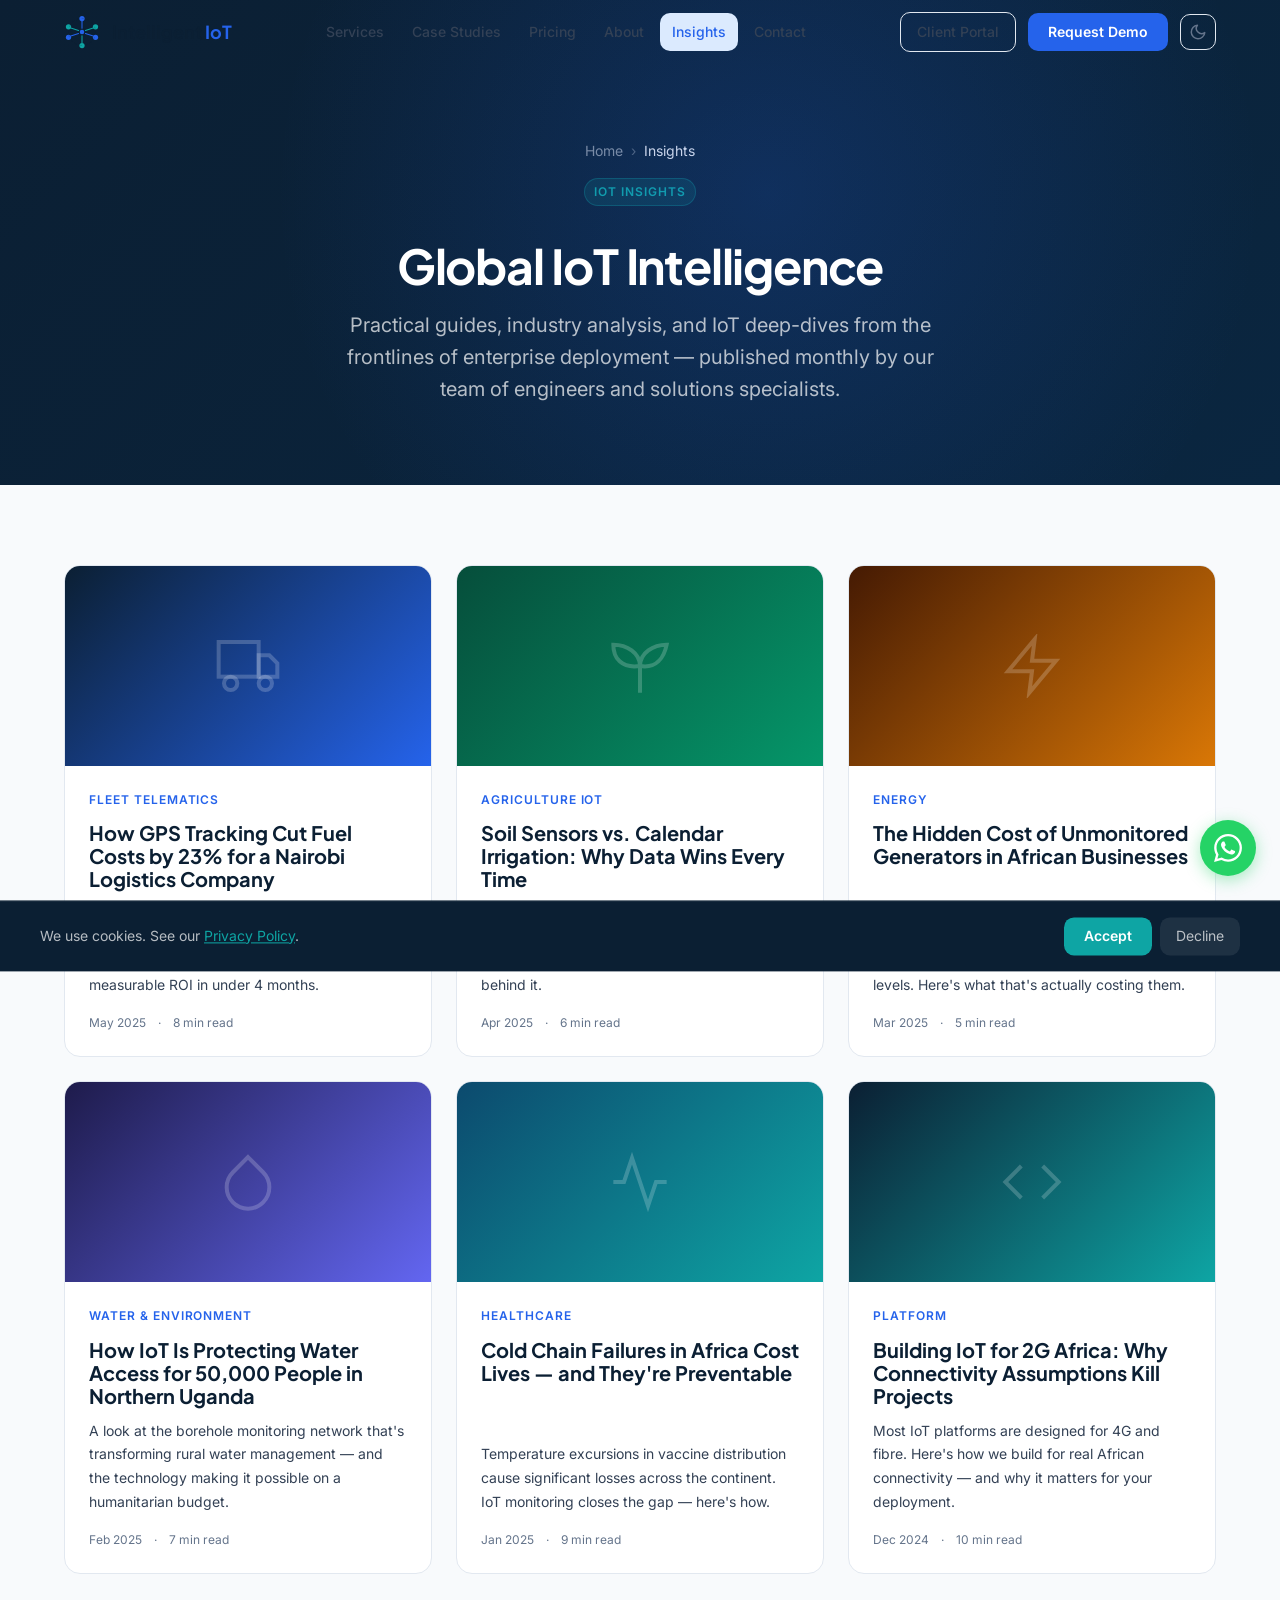
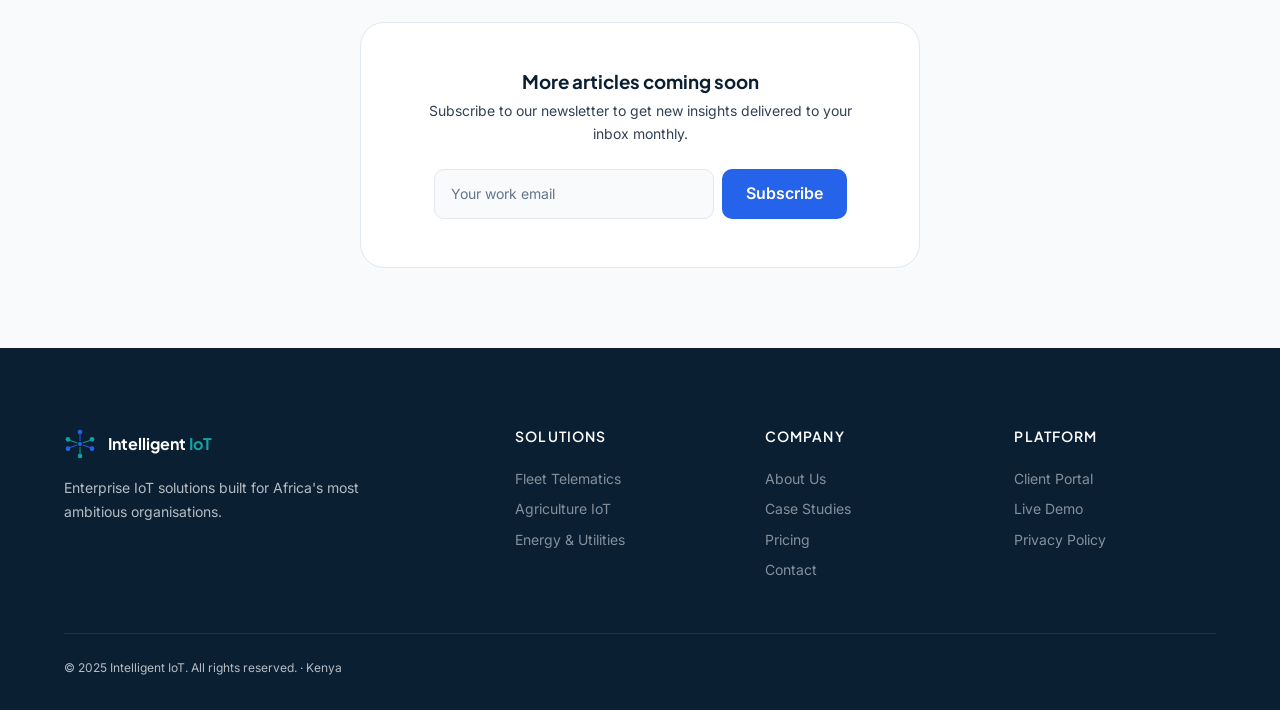
<file: blog.html>
<!DOCTYPE html>
<html lang="en" data-theme="light">
<head>
  <meta charset="UTF-8">
  <meta name="viewport" content="width=device-width,initial-scale=1">
  <title>IoT Insights — Intelligent IoT</title>
  <meta name="description" content="IoT insights, case studies, and technology updates for East African enterprise operators. Fleet telematics, smart agriculture, energy, and more.">
  <link rel="icon" type="image/svg+xml" href="assets/images/logo.svg">
  <link rel="preconnect" href="https://fonts.googleapis.com">
  <link rel="preconnect" href="https://fonts.gstatic.com" crossorigin>
  <link href="https://fonts.googleapis.com/css2?family=Inter:wght@400;500;600&family=Plus+Jakarta+Sans:wght@600;700;800&display=swap" rel="stylesheet">
  <link rel="stylesheet" href="assets/css/style.css">
</head>
<body>
<nav class="nav" id="main-nav">
  <div class="container">
    <div class="nav__inner">
      <a href="index.html" class="nav__logo"><img src="assets/images/logo.svg" alt="Intelligent IoT" width="36" height="36"><span class="nav__logo-text">Intelligent <span>IoT</span></span></a>
      <div class="nav__links">
        <a href="services.html" class="nav__link">Services</a>
        <a href="case-studies.html" class="nav__link">Case Studies</a>
        <a href="pricing.html" class="nav__link">Pricing</a>
        <a href="about.html" class="nav__link">About</a>
        <a href="blog.html" class="nav__link">Insights</a>
        <a href="contact.html" class="nav__link">Contact</a>
      </div>
      <div class="nav__actions">
        <a href="http://84.247.133.39:5173" target="_blank" rel="noopener" class="nav__portal">Client Portal</a>
        <a href="demo.html" class="nav__cta">Request Demo</a>
        <button class="nav__theme" id="theme-toggle" aria-label="Toggle dark mode"></button>
        <button class="nav__hamburger" id="nav-hamburger" aria-label="Open menu"><span></span><span></span><span></span></button>
      </div>
    </div>
  </div>
</nav>
<div class="nav__mobile" id="nav-mobile"><button class="nav__close" id="nav-close">✕</button><a href="services.html" class="nav__mobile-link">Services</a><a href="case-studies.html" class="nav__mobile-link">Case Studies</a><a href="pricing.html" class="nav__mobile-link">Pricing</a><a href="about.html" class="nav__mobile-link">About</a><a href="blog.html" class="nav__mobile-link">Insights</a><a href="contact.html" class="nav__mobile-link">Contact</a><a href="demo.html" class="btn btn--primary mt-6">Request Demo →</a></div>

<header class="page-hero">
  <div class="container">
    <nav class="breadcrumb" aria-label="Breadcrumb"><a href="index.html">Home</a><span>›</span><span style="color:rgba(255,255,255,.9)">Insights</span></nav>
    <span class="tag">IoT Insights</span>
    <h1 class="h1" style="max-width:640px;margin:var(--s4) auto">Global IoT Intelligence</h1>
    <p>Practical guides, industry analysis, and IoT deep-dives from the frontlines of enterprise deployment — published monthly by our team of engineers and solutions specialists.</p>
  </div>
</header>

<section>
  <div class="container">
    <div class="blog-grid">
      <article class="blog-card reveal reveal-delay-1">
        <div class="blog-card__thumb" style="background:linear-gradient(135deg,#0B1F33,#2563EB)"><svg xmlns="http://www.w3.org/2000/svg" viewBox="0 0 24 24" fill="none" stroke="currentColor" stroke-width="1.5"><rect x="1" y="3" width="15" height="13"/><polygon points="16 8 20 8 23 11 23 16 16 16 16 8"/><circle cx="5.5" cy="18.5" r="2.5"/><circle cx="18.5" cy="18.5" r="2.5"/></svg></div>
        <div class="blog-card__body">
          <div class="blog-card__cat">Fleet Telematics</div>
          <h3>How GPS Tracking Cut Fuel Costs by 23% for a Nairobi Logistics Company</h3>
          <p>A deep dive into the data, technology, and implementation process that delivered measurable ROI in under 4 months.</p>
          <div class="blog-card__meta"><span>May 2025</span><span>·</span><span>8 min read</span></div>
        </div>
      </article>
      <article class="blog-card reveal reveal-delay-2">
        <div class="blog-card__thumb" style="background:linear-gradient(135deg,#064E3B,#059669)"><svg xmlns="http://www.w3.org/2000/svg" viewBox="0 0 24 24" fill="none" stroke="currentColor" stroke-width="1.5"><path d="M12 22V12m0 0C12 7 7 4 2 4c0 5 3 9 10 8m0 0c0-5 5-8 10-8-1 5-4 9-10 8"/></svg></div>
        <div class="blog-card__body">
          <div class="blog-card__cat">Agriculture IoT</div>
          <h3>Soil Sensors vs. Calendar Irrigation: Why Data Wins Every Time</h3>
          <p>Most East African farms still water by calendar. Here's what happens when you switch to sensor-driven irrigation — and the numbers behind it.</p>
          <div class="blog-card__meta"><span>Apr 2025</span><span>·</span><span>6 min read</span></div>
        </div>
      </article>
      <article class="blog-card reveal reveal-delay-3">
        <div class="blog-card__thumb" style="background:linear-gradient(135deg,#451A03,#D97706)"><svg xmlns="http://www.w3.org/2000/svg" viewBox="0 0 24 24" fill="none" stroke="currentColor" stroke-width="1.5"><polygon points="13 2 3 14 12 14 11 22 21 10 12 10 13 2"/></svg></div>
        <div class="blog-card__body">
          <div class="blog-card__cat">Energy</div>
          <h3>The Hidden Cost of Unmonitored Generators in African Businesses</h3>
          <p>Most businesses running generators have no real-time data on consumption, runtime, or fuel levels. Here's what that's actually costing them.</p>
          <div class="blog-card__meta"><span>Mar 2025</span><span>·</span><span>5 min read</span></div>
        </div>
      </article>
      <article class="blog-card reveal reveal-delay-1">
        <div class="blog-card__thumb" style="background:linear-gradient(135deg,#1E1B4B,#6366F1)"><svg xmlns="http://www.w3.org/2000/svg" viewBox="0 0 24 24" fill="none" stroke="currentColor" stroke-width="1.5"><path d="M12 2.69l5.66 5.66a8 8 0 1 1-11.31 0z"/></svg></div>
        <div class="blog-card__body">
          <div class="blog-card__cat">Water &amp; Environment</div>
          <h3>How IoT Is Protecting Water Access for 50,000 People in Northern Uganda</h3>
          <p>A look at the borehole monitoring network that's transforming rural water management — and the technology making it possible on a humanitarian budget.</p>
          <div class="blog-card__meta"><span>Feb 2025</span><span>·</span><span>7 min read</span></div>
        </div>
      </article>
      <article class="blog-card reveal reveal-delay-2">
        <div class="blog-card__thumb" style="background:linear-gradient(135deg,#0C4A6E,#0EA5A4)"><svg xmlns="http://www.w3.org/2000/svg" viewBox="0 0 24 24" fill="none" stroke="currentColor" stroke-width="1.5"><path d="M22 12h-4l-3 9L9 3l-3 9H2"/></svg></div>
        <div class="blog-card__body">
          <div class="blog-card__cat">Healthcare</div>
          <h3>Cold Chain Failures in Africa Cost Lives — and They're Preventable</h3>
          <p>Temperature excursions in vaccine distribution cause significant losses across the continent. IoT monitoring closes the gap — here's how.</p>
          <div class="blog-card__meta"><span>Jan 2025</span><span>·</span><span>9 min read</span></div>
        </div>
      </article>
      <article class="blog-card reveal reveal-delay-3">
        <div class="blog-card__thumb" style="background:linear-gradient(135deg,#0B1F33,#0EA5A4)"><svg xmlns="http://www.w3.org/2000/svg" viewBox="0 0 24 24" fill="none" stroke="currentColor" stroke-width="1.5"><polyline points="16 18 22 12 16 6"/><polyline points="8 6 2 12 8 18"/></svg></div>
        <div class="blog-card__body">
          <div class="blog-card__cat">Platform</div>
          <h3>Building IoT for 2G Africa: Why Connectivity Assumptions Kill Projects</h3>
          <p>Most IoT platforms are designed for 4G and fibre. Here's how we build for real African connectivity — and why it matters for your deployment.</p>
          <div class="blog-card__meta"><span>Dec 2024</span><span>·</span><span>10 min read</span></div>
        </div>
      </article>
    </div>
    <div style="text-align:center;margin-top:var(--s12)" class="reveal">
      <div style="padding:var(--s12);background:var(--surface);border:1px solid var(--border);border-radius:var(--radius-xl);max-width:560px;margin:0 auto">
        <h3 style="margin-bottom:var(--s2)">More articles coming soon</h3>
        <p style="color:var(--text-2);margin-bottom:var(--s6);font-size:var(--f-sm)">Subscribe to our newsletter to get new insights delivered to your inbox monthly.</p>
        <form class="newsletter__form" style="justify-content:center" aria-label="Newsletter signup">
          <input class="newsletter__input" type="email" placeholder="Your work email" required style="max-width:280px" aria-label="Email address">
          <button type="submit" class="btn btn--primary">Subscribe</button>
        </form>
      </div>
    </div>
  </div>
</section>

<footer class="footer">
  <div class="container">
    <div class="footer__grid">
      <div class="footer__brand"><a href="index.html" class="footer__logo"><img src="assets/images/logo.svg" alt="" width="32" height="32" aria-hidden="true"><span class="footer__logo-text">Intelligent <span>IoT</span></span></a><p class="footer__desc">Enterprise IoT solutions built for Africa's most ambitious organisations.</p></div>
      <div><h4 class="footer__heading">Solutions</h4><a href="services.html#fleet" class="footer__link">Fleet Telematics</a><a href="services.html#agriculture" class="footer__link">Agriculture IoT</a><a href="services.html#energy" class="footer__link">Energy &amp; Utilities</a></div>
      <div><h4 class="footer__heading">Company</h4><a href="about.html" class="footer__link">About Us</a><a href="case-studies.html" class="footer__link">Case Studies</a><a href="pricing.html" class="footer__link">Pricing</a><a href="contact.html" class="footer__link">Contact</a></div>
      <div><h4 class="footer__heading">Platform</h4><a href="http://84.247.133.39:5173" target="_blank" rel="noopener" class="footer__link">Client Portal</a><a href="demo.html" class="footer__link">Live Demo</a><a href="privacy.html" class="footer__link">Privacy Policy</a></div>
    </div>
    <div class="footer__bottom"><p class="footer__copy">© 2025 Intelligent IoT. All rights reserved. · Kenya</p></div>
  </div>
</footer>
<a href="https://wa.me/254727062211" class="whatsapp-btn" target="_blank" rel="noopener" aria-label="WhatsApp"><svg xmlns="http://www.w3.org/2000/svg" viewBox="0 0 24 24" fill="currentColor"><path d="M17.472 14.382c-.297-.149-1.758-.867-2.03-.967-.273-.099-.471-.148-.67.15-.197.297-.767.966-.94 1.164-.173.199-.347.223-.644.075-.297-.15-1.255-.463-2.39-1.475-.883-.788-1.48-1.761-1.653-2.059-.173-.297-.018-.458.13-.606.134-.133.298-.347.446-.52.149-.174.198-.298.298-.497.099-.198.05-.371-.025-.52-.075-.149-.669-1.612-.916-2.207-.242-.579-.487-.5-.669-.51-.173-.008-.371-.01-.57-.01-.198 0-.52.074-.792.372-.272.297-1.04 1.016-1.04 2.479 0 1.462 1.065 2.875 1.213 3.074.149.198 2.096 3.2 5.077 4.487.709.306 1.262.489 1.694.625.712.227 1.36.195 1.871.118.571-.085 1.758-.719 2.006-1.413.248-.694.248-1.289.173-1.413-.074-.124-.272-.198-.57-.347m-5.421 7.403h-.004a9.87 9.87 0 01-5.031-1.378l-.361-.214-3.741.982.998-3.648-.235-.374a9.86 9.86 0 01-1.51-5.26c.001-5.45 4.436-9.884 9.888-9.884 2.64 0 5.122 1.03 6.988 2.898a9.825 9.825 0 012.893 6.994c-.003 5.45-4.437 9.884-9.885 9.884m8.413-18.297A11.815 11.815 0 0012.05 0C5.495 0 .16 5.335.157 11.892c0 2.096.547 4.142 1.588 5.945L.057 24l6.305-1.654a11.882 11.882 0 005.683 1.448h.005c6.554 0 11.89-5.335 11.893-11.893a11.821 11.821 0 00-3.48-8.413z"/></svg></a>
<div class="cookie" id="cookie-banner"><div class="cookie__inner"><p>We use cookies. See our <a href="privacy.html">Privacy Policy</a>.</p><div class="cookie__actions"><button class="cookie__accept" id="cookie-accept">Accept</button><button class="cookie__decline" id="cookie-decline">Decline</button></div></div></div>
<script src="assets/js/main.js"></script>
</body>
</html>
</file>
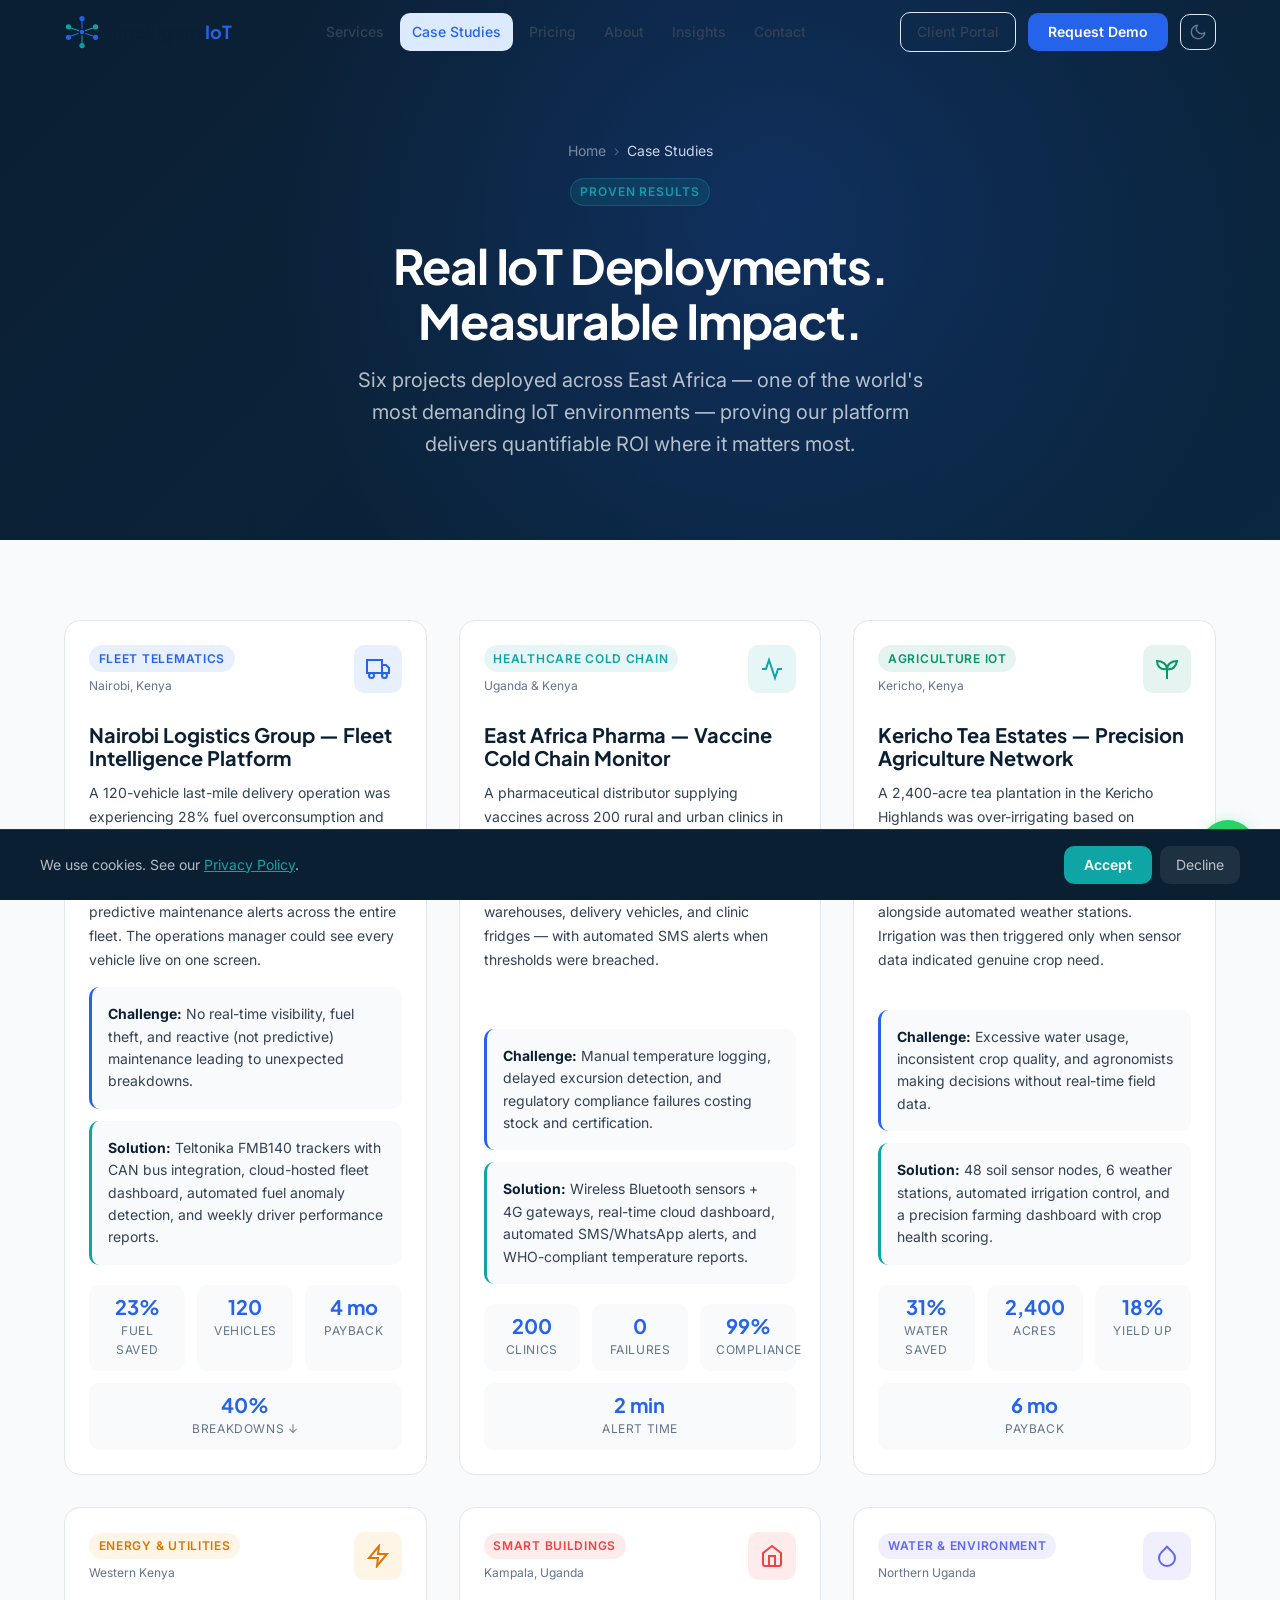
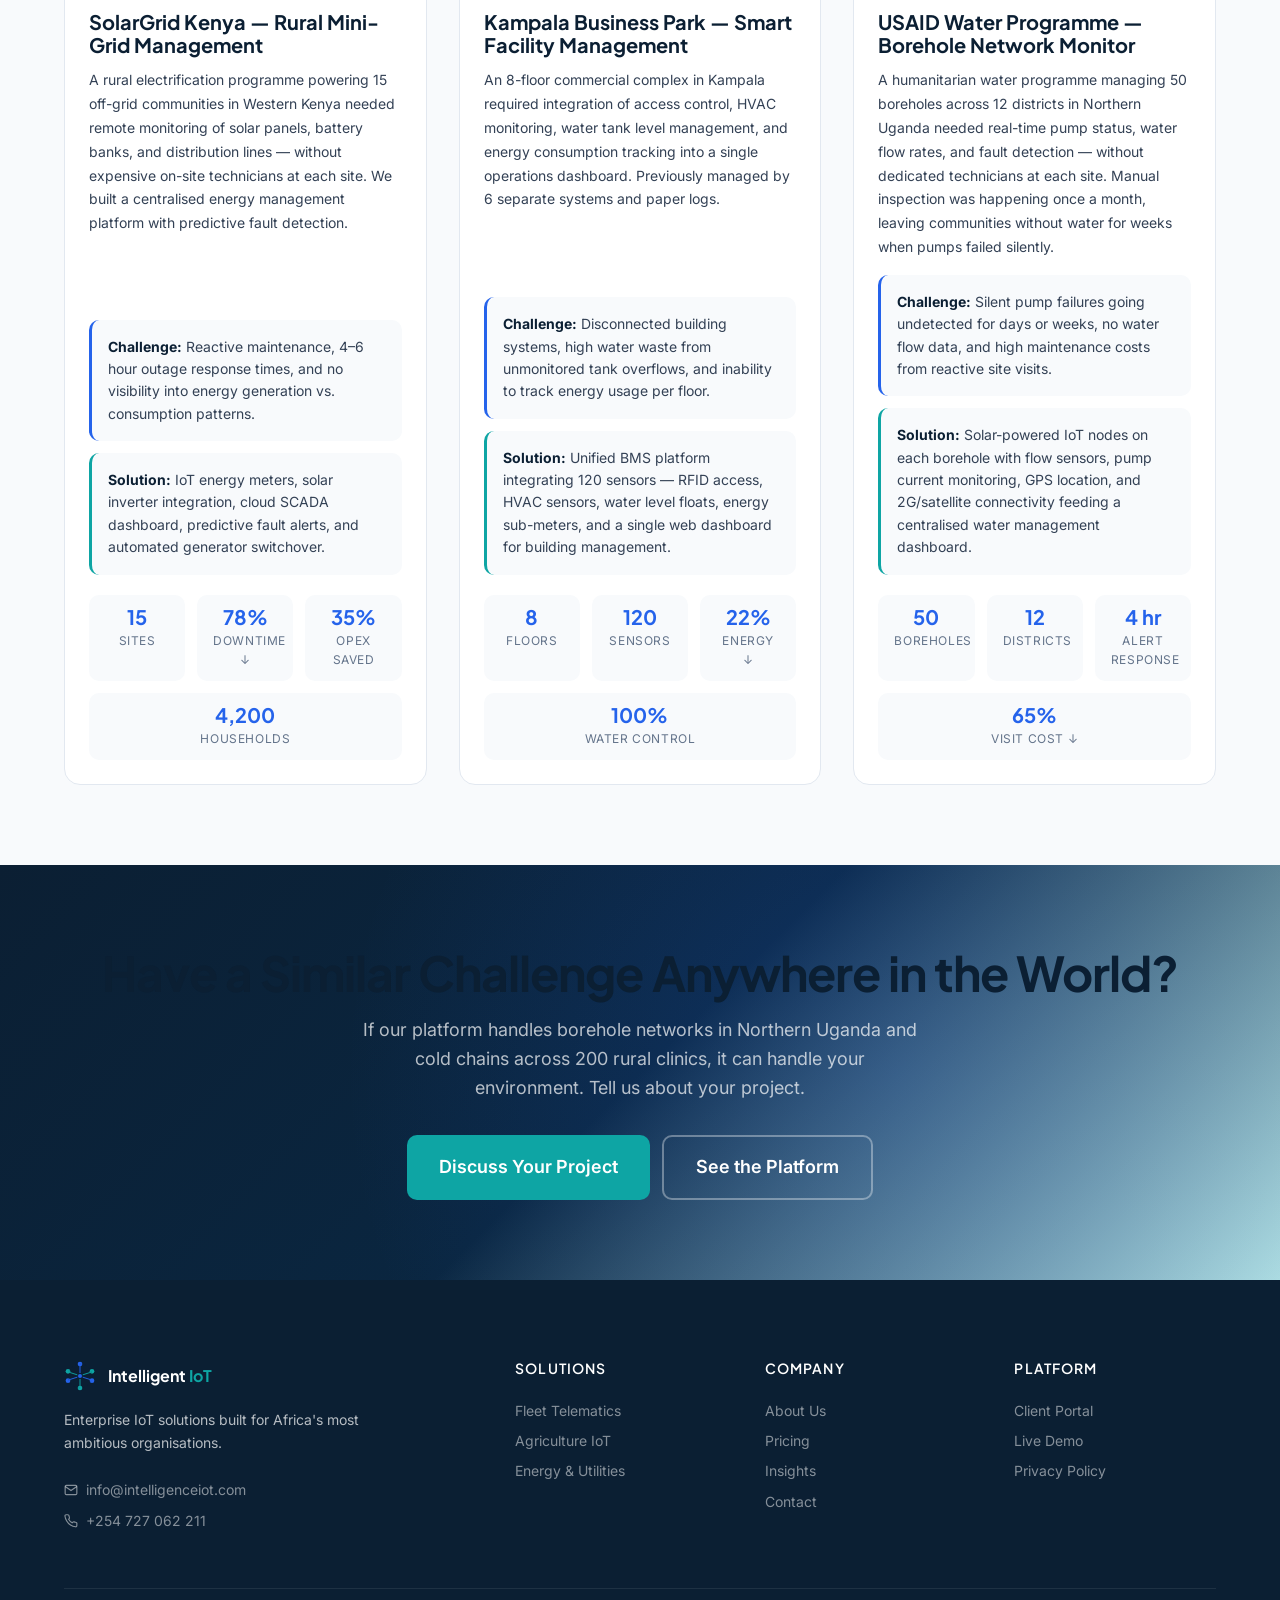
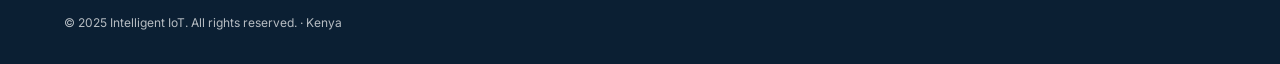
<file: case-studies.html>
<!DOCTYPE html>
<html lang="en" data-theme="light">
<head>
  <meta charset="UTF-8">
  <meta name="viewport" content="width=device-width,initial-scale=1">
  <title>Case Studies — Intelligent IoT</title>
  <meta name="description" content="Real-world IoT deployments across East Africa — fleet telematics, agriculture, cold chain, energy, smart buildings, and water management. Proven results from demanding environments.">
  <link rel="icon" type="image/svg+xml" href="assets/images/logo.svg">
  <link rel="preconnect" href="https://fonts.googleapis.com">
  <link rel="preconnect" href="https://fonts.gstatic.com" crossorigin>
  <link href="https://fonts.googleapis.com/css2?family=Inter:wght@400;500;600&family=Plus+Jakarta+Sans:wght@600;700;800&display=swap" rel="stylesheet">
  <link rel="stylesheet" href="assets/css/style.css">
</head>
<body>
<nav class="nav" id="main-nav">
  <div class="container">
    <div class="nav__inner">
      <a href="index.html" class="nav__logo"><img src="assets/images/logo.svg" alt="Intelligent IoT" width="36" height="36"><span class="nav__logo-text">Intelligent <span>IoT</span></span></a>
      <div class="nav__links">
        <a href="services.html" class="nav__link">Services</a>
        <a href="case-studies.html" class="nav__link">Case Studies</a>
        <a href="pricing.html" class="nav__link">Pricing</a>
        <a href="about.html" class="nav__link">About</a>
        <a href="blog.html" class="nav__link">Insights</a>
        <a href="contact.html" class="nav__link">Contact</a>
      </div>
      <div class="nav__actions">
        <a href="http://84.247.133.39:5173" target="_blank" rel="noopener" class="nav__portal">Client Portal</a>
        <a href="demo.html" class="nav__cta">Request Demo</a>
        <button class="nav__theme" id="theme-toggle" aria-label="Toggle dark mode"></button>
        <button class="nav__hamburger" id="nav-hamburger" aria-label="Open menu"><span></span><span></span><span></span></button>
      </div>
    </div>
  </div>
</nav>
<div class="nav__mobile" id="nav-mobile"><button class="nav__close" id="nav-close">✕</button><a href="services.html" class="nav__mobile-link">Services</a><a href="case-studies.html" class="nav__mobile-link">Case Studies</a><a href="pricing.html" class="nav__mobile-link">Pricing</a><a href="about.html" class="nav__mobile-link">About</a><a href="blog.html" class="nav__mobile-link">Insights</a><a href="contact.html" class="nav__mobile-link">Contact</a><a href="demo.html" class="btn btn--primary mt-6">Request Demo →</a></div>

<header class="page-hero">
  <div class="container">
    <nav class="breadcrumb" aria-label="Breadcrumb"><a href="index.html">Home</a><span>›</span><span style="color:rgba(255,255,255,.9)">Case Studies</span></nav>
    <span class="tag">Proven Results</span>
    <h1 class="h1" style="max-width:700px;margin:var(--s4) auto">Real IoT Deployments. Measurable Impact.</h1>
    <p>Six projects deployed across East Africa — one of the world's most demanding IoT environments — proving our platform delivers quantifiable ROI where it matters most.</p>
  </div>
</header>

<section>
  <div class="container">
    <div class="grid" style="grid-template-columns:repeat(auto-fill,minmax(360px,1fr));gap:var(--s8)">

      <!-- CASE 1: FLEET -->
      <article class="case-card reveal reveal-delay-1">
        <div class="case-card__head">
          <div>
            <span class="case-card__badge case-card__badge--fleet">Fleet Telematics</span>
            <div style="font-size:var(--f-xs);color:var(--text-3);margin-top:var(--s1)">Nairobi, Kenya</div>
          </div>
          <div class="case-icon" style="background:rgba(37,99,235,.1)">
            <svg xmlns="http://www.w3.org/2000/svg" width="24" height="24" viewBox="0 0 24 24" fill="none" stroke="#2563EB" stroke-width="2"><rect x="1" y="3" width="15" height="13"/><polygon points="16 8 20 8 23 11 23 16 16 16 16 8"/><circle cx="5.5" cy="18.5" r="2.5"/><circle cx="18.5" cy="18.5" r="2.5"/></svg>
          </div>
        </div>
        <div class="case-card__body">
          <h3>Nairobi Logistics Group — Fleet Intelligence Platform</h3>
          <p>A 120-vehicle last-mile delivery operation was experiencing 28% fuel overconsumption and no visibility into driver behaviour. We deployed real-time GPS tracking, CAN bus fuel monitoring, driver behaviour scoring, and predictive maintenance alerts across the entire fleet. The operations manager could see every vehicle live on one screen.</p>
          <div style="margin-top:var(--s4);padding:var(--s4);background:var(--bg);border-radius:var(--radius);font-size:var(--f-sm);color:var(--text-2);border-left:3px solid var(--blue)">
            <strong style="color:var(--text)">Challenge:</strong> No real-time visibility, fuel theft, and reactive (not predictive) maintenance leading to unexpected breakdowns.
          </div>
          <div style="margin-top:var(--s3);padding:var(--s4);background:var(--bg);border-radius:var(--radius);font-size:var(--f-sm);color:var(--text-2);border-left:3px solid var(--teal)">
            <strong style="color:var(--text)">Solution:</strong> Teltonika FMB140 trackers with CAN bus integration, cloud-hosted fleet dashboard, automated fuel anomaly detection, and weekly driver performance reports.
          </div>
          <div class="case-card__metrics">
            <div class="metric"><div class="metric__val">23%</div><div class="metric__key">Fuel Saved</div></div>
            <div class="metric"><div class="metric__val">120</div><div class="metric__key">Vehicles</div></div>
            <div class="metric"><div class="metric__val">4 mo</div><div class="metric__key">Payback</div></div>
            <div class="metric"><div class="metric__val">40%</div><div class="metric__key">Breakdowns ↓</div></div>
          </div>
        </div>
      </article>

      <!-- CASE 2: COLD CHAIN -->
      <article class="case-card reveal reveal-delay-2">
        <div class="case-card__head">
          <div>
            <span class="case-card__badge case-card__badge--cold">Healthcare Cold Chain</span>
            <div style="font-size:var(--f-xs);color:var(--text-3);margin-top:var(--s1)">Uganda &amp; Kenya</div>
          </div>
          <div class="case-icon" style="background:rgba(14,165,164,.1)">
            <svg xmlns="http://www.w3.org/2000/svg" width="24" height="24" viewBox="0 0 24 24" fill="none" stroke="#0EA5A4" stroke-width="2"><path d="M22 12h-4l-3 9L9 3l-3 9H2"/></svg>
          </div>
        </div>
        <div class="case-card__body">
          <h3>East Africa Pharma — Vaccine Cold Chain Monitor</h3>
          <p>A pharmaceutical distributor supplying vaccines across 200 rural and urban clinics in Uganda and Kenya needed end-to-end cold chain assurance. We deployed temperature and humidity sensors at every storage point — warehouses, delivery vehicles, and clinic fridges — with automated SMS alerts when thresholds were breached.</p>
          <div style="margin-top:var(--s4);padding:var(--s4);background:var(--bg);border-radius:var(--radius);font-size:var(--f-sm);color:var(--text-2);border-left:3px solid var(--blue)">
            <strong style="color:var(--text)">Challenge:</strong> Manual temperature logging, delayed excursion detection, and regulatory compliance failures costing stock and certification.
          </div>
          <div style="margin-top:var(--s3);padding:var(--s4);background:var(--bg);border-radius:var(--radius);font-size:var(--f-sm);color:var(--text-2);border-left:3px solid var(--teal)">
            <strong style="color:var(--text)">Solution:</strong> Wireless Bluetooth sensors + 4G gateways, real-time cloud dashboard, automated SMS/WhatsApp alerts, and WHO-compliant temperature reports.
          </div>
          <div class="case-card__metrics">
            <div class="metric"><div class="metric__val">200</div><div class="metric__key">Clinics</div></div>
            <div class="metric"><div class="metric__val">0</div><div class="metric__key">Failures</div></div>
            <div class="metric"><div class="metric__val">99%</div><div class="metric__key">Compliance</div></div>
            <div class="metric"><div class="metric__val">2 min</div><div class="metric__key">Alert Time</div></div>
          </div>
        </div>
      </article>

      <!-- CASE 3: AGRICULTURE -->
      <article class="case-card reveal reveal-delay-3">
        <div class="case-card__head">
          <div>
            <span class="case-card__badge case-card__badge--agri">Agriculture IoT</span>
            <div style="font-size:var(--f-xs);color:var(--text-3);margin-top:var(--s1)">Kericho, Kenya</div>
          </div>
          <div class="case-icon" style="background:rgba(5,150,105,.1)">
            <svg xmlns="http://www.w3.org/2000/svg" width="24" height="24" viewBox="0 0 24 24" fill="none" stroke="#059669" stroke-width="2"><path d="M12 22V12m0 0C12 7 7 4 2 4c0 5 3 9 10 8m0 0c0-5 5-8 10-8-1 5-4 9-10 8"/></svg>
          </div>
        </div>
        <div class="case-card__body">
          <h3>Kericho Tea Estates — Precision Agriculture Network</h3>
          <p>A 2,400-acre tea plantation in the Kericho Highlands was over-irrigating based on calendar schedules rather than actual soil conditions. We deployed a network of soil moisture, temperature, and nutrient sensors alongside automated weather stations. Irrigation was then triggered only when sensor data indicated genuine crop need.</p>
          <div style="margin-top:var(--s4);padding:var(--s4);background:var(--bg);border-radius:var(--radius);font-size:var(--f-sm);color:var(--text-2);border-left:3px solid var(--blue)">
            <strong style="color:var(--text)">Challenge:</strong> Excessive water usage, inconsistent crop quality, and agronomists making decisions without real-time field data.
          </div>
          <div style="margin-top:var(--s3);padding:var(--s4);background:var(--bg);border-radius:var(--radius);font-size:var(--f-sm);color:var(--text-2);border-left:3px solid var(--teal)">
            <strong style="color:var(--text)">Solution:</strong> 48 soil sensor nodes, 6 weather stations, automated irrigation control, and a precision farming dashboard with crop health scoring.
          </div>
          <div class="case-card__metrics">
            <div class="metric"><div class="metric__val">31%</div><div class="metric__key">Water Saved</div></div>
            <div class="metric"><div class="metric__val">2,400</div><div class="metric__key">Acres</div></div>
            <div class="metric"><div class="metric__val">18%</div><div class="metric__key">Yield Up</div></div>
            <div class="metric"><div class="metric__val">6 mo</div><div class="metric__key">Payback</div></div>
          </div>
        </div>
      </article>

      <!-- CASE 4: ENERGY -->
      <article class="case-card reveal reveal-delay-1">
        <div class="case-card__head">
          <div>
            <span class="case-card__badge case-card__badge--energy">Energy &amp; Utilities</span>
            <div style="font-size:var(--f-xs);color:var(--text-3);margin-top:var(--s1)">Western Kenya</div>
          </div>
          <div class="case-icon" style="background:rgba(245,158,11,.1)">
            <svg xmlns="http://www.w3.org/2000/svg" width="24" height="24" viewBox="0 0 24 24" fill="none" stroke="#D97706" stroke-width="2"><polygon points="13 2 3 14 12 14 11 22 21 10 12 10 13 2"/></svg>
          </div>
        </div>
        <div class="case-card__body">
          <h3>SolarGrid Kenya — Rural Mini-Grid Management</h3>
          <p>A rural electrification programme powering 15 off-grid communities in Western Kenya needed remote monitoring of solar panels, battery banks, and distribution lines — without expensive on-site technicians at each site. We built a centralised energy management platform with predictive fault detection.</p>
          <div style="margin-top:var(--s4);padding:var(--s4);background:var(--bg);border-radius:var(--radius);font-size:var(--f-sm);color:var(--text-2);border-left:3px solid var(--blue)">
            <strong style="color:var(--text)">Challenge:</strong> Reactive maintenance, 4–6 hour outage response times, and no visibility into energy generation vs. consumption patterns.
          </div>
          <div style="margin-top:var(--s3);padding:var(--s4);background:var(--bg);border-radius:var(--radius);font-size:var(--f-sm);color:var(--text-2);border-left:3px solid var(--teal)">
            <strong style="color:var(--text)">Solution:</strong> IoT energy meters, solar inverter integration, cloud SCADA dashboard, predictive fault alerts, and automated generator switchover.
          </div>
          <div class="case-card__metrics">
            <div class="metric"><div class="metric__val">15</div><div class="metric__key">Sites</div></div>
            <div class="metric"><div class="metric__val">78%</div><div class="metric__key">Downtime ↓</div></div>
            <div class="metric"><div class="metric__val">35%</div><div class="metric__key">OpEx Saved</div></div>
            <div class="metric"><div class="metric__val">4,200</div><div class="metric__key">Households</div></div>
          </div>
        </div>
      </article>

      <!-- CASE 5: SMART BUILDING -->
      <article class="case-card reveal reveal-delay-2">
        <div class="case-card__head">
          <div>
            <span class="case-card__badge case-card__badge--building">Smart Buildings</span>
            <div style="font-size:var(--f-xs);color:var(--text-3);margin-top:var(--s1)">Kampala, Uganda</div>
          </div>
          <div class="case-icon" style="background:rgba(239,68,68,.1)">
            <svg xmlns="http://www.w3.org/2000/svg" width="24" height="24" viewBox="0 0 24 24" fill="none" stroke="#EF4444" stroke-width="2"><path d="M3 9l9-7 9 7v11a2 2 0 0 1-2 2H5a2 2 0 0 1-2-2z"/><polyline points="9 22 9 12 15 12 15 22"/></svg>
          </div>
        </div>
        <div class="case-card__body">
          <h3>Kampala Business Park — Smart Facility Management</h3>
          <p>An 8-floor commercial complex in Kampala required integration of access control, HVAC monitoring, water tank level management, and energy consumption tracking into a single operations dashboard. Previously managed by 6 separate systems and paper logs.</p>
          <div style="margin-top:var(--s4);padding:var(--s4);background:var(--bg);border-radius:var(--radius);font-size:var(--f-sm);color:var(--text-2);border-left:3px solid var(--blue)">
            <strong style="color:var(--text)">Challenge:</strong> Disconnected building systems, high water waste from unmonitored tank overflows, and inability to track energy usage per floor.
          </div>
          <div style="margin-top:var(--s3);padding:var(--s4);background:var(--bg);border-radius:var(--radius);font-size:var(--f-sm);color:var(--text-2);border-left:3px solid var(--teal)">
            <strong style="color:var(--text)">Solution:</strong> Unified BMS platform integrating 120 sensors — RFID access, HVAC sensors, water level floats, energy sub-meters, and a single web dashboard for building management.
          </div>
          <div class="case-card__metrics">
            <div class="metric"><div class="metric__val">8</div><div class="metric__key">Floors</div></div>
            <div class="metric"><div class="metric__val">120</div><div class="metric__key">Sensors</div></div>
            <div class="metric"><div class="metric__val">22%</div><div class="metric__key">Energy ↓</div></div>
            <div class="metric"><div class="metric__val">100%</div><div class="metric__key">Water Control</div></div>
          </div>
        </div>
      </article>

      <!-- CASE 6: WATER -->
      <article class="case-card reveal reveal-delay-3">
        <div class="case-card__head">
          <div>
            <span class="case-card__badge case-card__badge--water">Water &amp; Environment</span>
            <div style="font-size:var(--f-xs);color:var(--text-3);margin-top:var(--s1)">Northern Uganda</div>
          </div>
          <div class="case-icon" style="background:rgba(99,102,241,.1)">
            <svg xmlns="http://www.w3.org/2000/svg" width="24" height="24" viewBox="0 0 24 24" fill="none" stroke="#6366F1" stroke-width="2"><path d="M12 2.69l5.66 5.66a8 8 0 1 1-11.31 0z"/></svg>
          </div>
        </div>
        <div class="case-card__body">
          <h3>USAID Water Programme — Borehole Network Monitor</h3>
          <p>A humanitarian water programme managing 50 boreholes across 12 districts in Northern Uganda needed real-time pump status, water flow rates, and fault detection — without dedicated technicians at each site. Manual inspection was happening once a month, leaving communities without water for weeks when pumps failed silently.</p>
          <div style="margin-top:var(--s4);padding:var(--s4);background:var(--bg);border-radius:var(--radius);font-size:var(--f-sm);color:var(--text-2);border-left:3px solid var(--blue)">
            <strong style="color:var(--text)">Challenge:</strong> Silent pump failures going undetected for days or weeks, no water flow data, and high maintenance costs from reactive site visits.
          </div>
          <div style="margin-top:var(--s3);padding:var(--s4);background:var(--bg);border-radius:var(--radius);font-size:var(--f-sm);color:var(--text-2);border-left:3px solid var(--teal)">
            <strong style="color:var(--text)">Solution:</strong> Solar-powered IoT nodes on each borehole with flow sensors, pump current monitoring, GPS location, and 2G/satellite connectivity feeding a centralised water management dashboard.
          </div>
          <div class="case-card__metrics">
            <div class="metric"><div class="metric__val">50</div><div class="metric__key">Boreholes</div></div>
            <div class="metric"><div class="metric__val">12</div><div class="metric__key">Districts</div></div>
            <div class="metric"><div class="metric__val">4 hr</div><div class="metric__key">Alert Response</div></div>
            <div class="metric"><div class="metric__val">65%</div><div class="metric__key">Visit Cost ↓</div></div>
          </div>
        </div>
      </article>

    </div>
  </div>
</section>

<section class="cta-band">
  <div class="container">
    <h2>Have a Similar Challenge Anywhere in the World?</h2>
    <p>If our platform handles borehole networks in Northern Uganda and cold chains across 200 rural clinics, it can handle your environment. Tell us about your project.</p>
    <div class="cta-band__actions">
      <a href="contact.html" class="btn btn--teal btn--lg">Discuss Your Project</a>
      <a href="demo.html" class="btn btn--outline btn--lg">See the Platform</a>
    </div>
  </div>
</section>

<footer class="footer">
  <div class="container">
    <div class="footer__grid">
      <div class="footer__brand"><a href="index.html" class="footer__logo"><img src="assets/images/logo.svg" alt="" width="32" height="32" aria-hidden="true"><span class="footer__logo-text">Intelligent <span>IoT</span></span></a><p class="footer__desc">Enterprise IoT solutions built for Africa's most ambitious organisations.</p><div class="footer__contact"><a href="mailto:info@intelligenceiot.com"><svg xmlns="http://www.w3.org/2000/svg" viewBox="0 0 24 24" fill="none" stroke="currentColor" stroke-width="2"><path d="M4 4h16c1.1 0 2 .9 2 2v12c0 1.1-.9 2-2 2H4c-1.1 0-2-.9-2-2V6c0-1.1.9-2 2-2z"/><polyline points="22,6 12,13 2,6"/></svg>info@intelligenceiot.com</a><a href="tel:+254727062211"><svg xmlns="http://www.w3.org/2000/svg" viewBox="0 0 24 24" fill="none" stroke="currentColor" stroke-width="2"><path d="M22 16.92v3a2 2 0 0 1-2.18 2 19.79 19.79 0 0 1-8.63-3.07A19.5 19.5 0 0 1 4.69 12 19.79 19.79 0 0 1 1.61 3.48 2 2 0 0 1 3.58 1.27h3a2 2 0 0 1 2 1.72c.13.96.36 1.9.7 2.81a2 2 0 0 1-.45 2.11L7.91 9.09A16 16 0 0 0 14 15.15l1.18-1.18a2 2 0 0 1 2.11-.45c.91.34 1.85.57 2.81.7A2 2 0 0 1 22 16.92z"/></svg>+254 727 062 211</a></div></div>
      <div><h4 class="footer__heading">Solutions</h4><a href="services.html#fleet" class="footer__link">Fleet Telematics</a><a href="services.html#agriculture" class="footer__link">Agriculture IoT</a><a href="services.html#energy" class="footer__link">Energy &amp; Utilities</a></div>
      <div><h4 class="footer__heading">Company</h4><a href="about.html" class="footer__link">About Us</a><a href="pricing.html" class="footer__link">Pricing</a><a href="blog.html" class="footer__link">Insights</a><a href="contact.html" class="footer__link">Contact</a></div>
      <div><h4 class="footer__heading">Platform</h4><a href="http://84.247.133.39:5173" target="_blank" rel="noopener" class="footer__link">Client Portal</a><a href="demo.html" class="footer__link">Live Demo</a><a href="privacy.html" class="footer__link">Privacy Policy</a></div>
    </div>
    <div class="footer__bottom"><p class="footer__copy">© 2025 Intelligent IoT. All rights reserved. · Kenya</p></div>
  </div>
</footer>
<a href="https://wa.me/254727062211" class="whatsapp-btn" target="_blank" rel="noopener" aria-label="WhatsApp"><svg xmlns="http://www.w3.org/2000/svg" viewBox="0 0 24 24" fill="currentColor"><path d="M17.472 14.382c-.297-.149-1.758-.867-2.03-.967-.273-.099-.471-.148-.67.15-.197.297-.767.966-.94 1.164-.173.199-.347.223-.644.075-.297-.15-1.255-.463-2.39-1.475-.883-.788-1.48-1.761-1.653-2.059-.173-.297-.018-.458.13-.606.134-.133.298-.347.446-.52.149-.174.198-.298.298-.497.099-.198.05-.371-.025-.52-.075-.149-.669-1.612-.916-2.207-.242-.579-.487-.5-.669-.51-.173-.008-.371-.01-.57-.01-.198 0-.52.074-.792.372-.272.297-1.04 1.016-1.04 2.479 0 1.462 1.065 2.875 1.213 3.074.149.198 2.096 3.2 5.077 4.487.709.306 1.262.489 1.694.625.712.227 1.36.195 1.871.118.571-.085 1.758-.719 2.006-1.413.248-.694.248-1.289.173-1.413-.074-.124-.272-.198-.57-.347m-5.421 7.403h-.004a9.87 9.87 0 01-5.031-1.378l-.361-.214-3.741.982.998-3.648-.235-.374a9.86 9.86 0 01-1.51-5.26c.001-5.45 4.436-9.884 9.888-9.884 2.64 0 5.122 1.03 6.988 2.898a9.825 9.825 0 012.893 6.994c-.003 5.45-4.437 9.884-9.885 9.884m8.413-18.297A11.815 11.815 0 0012.05 0C5.495 0 .16 5.335.157 11.892c0 2.096.547 4.142 1.588 5.945L.057 24l6.305-1.654a11.882 11.882 0 005.683 1.448h.005c6.554 0 11.89-5.335 11.893-11.893a11.821 11.821 0 00-3.48-8.413z"/></svg></a>
<div class="cookie" id="cookie-banner"><div class="cookie__inner"><p>We use cookies. See our <a href="privacy.html">Privacy Policy</a>.</p><div class="cookie__actions"><button class="cookie__accept" id="cookie-accept">Accept</button><button class="cookie__decline" id="cookie-decline">Decline</button></div></div></div>
<script src="assets/js/main.js"></script>
</body>
</html>
</file>
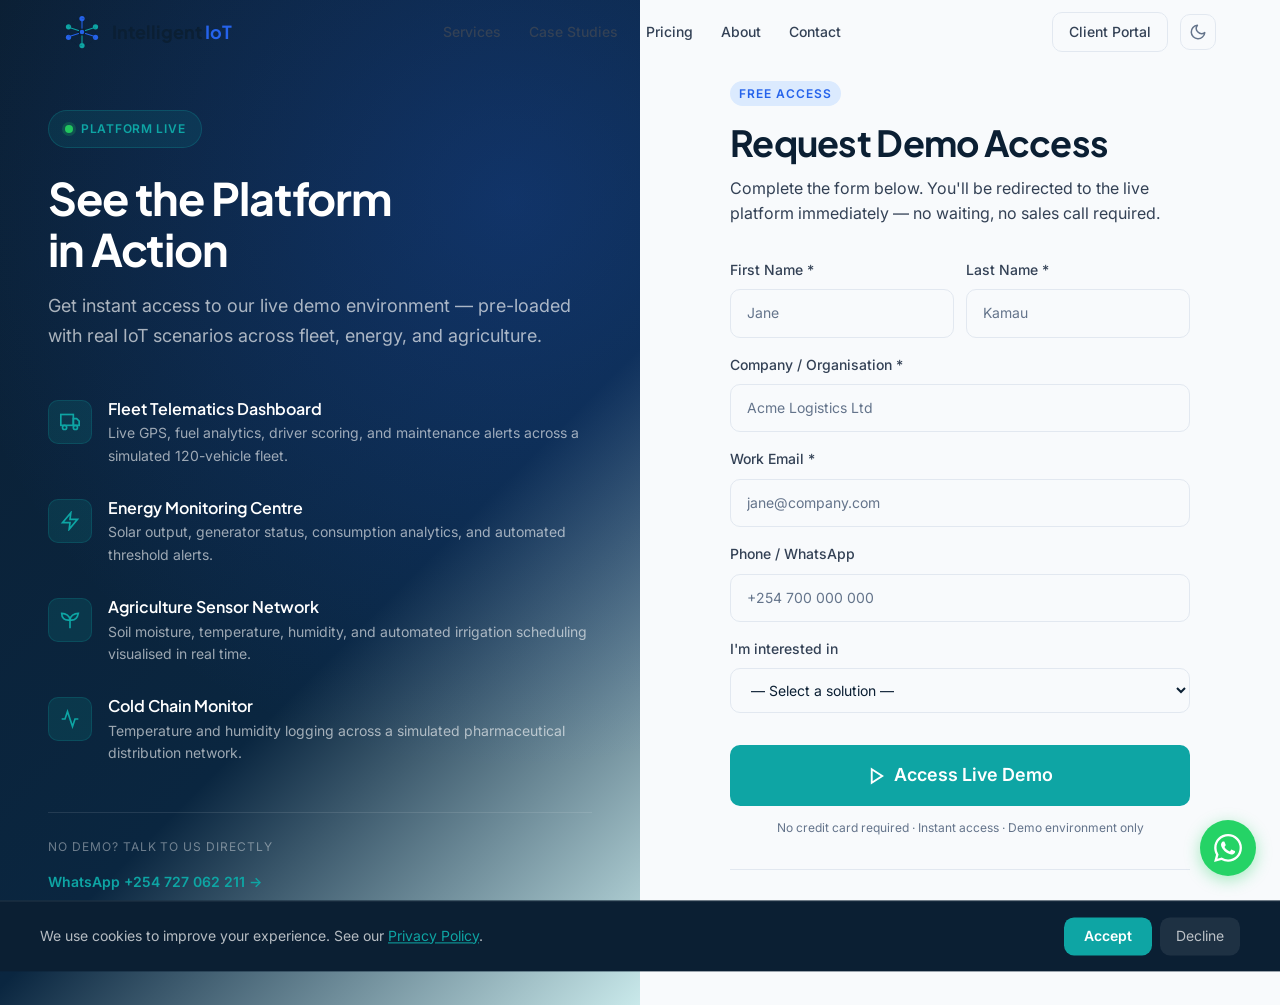
<file: demo.html>
<!DOCTYPE html>
<html lang="en" data-theme="light">
<head>
  <meta charset="UTF-8">
  <meta name="viewport" content="width=device-width,initial-scale=1">
  <title>Request a Demo — Intelligent IoT</title>
  <meta name="description" content="Request access to the Intelligent IoT live platform demo. See real-time fleet tracking, energy dashboards, and more in action.">
  <link rel="icon" type="image/svg+xml" href="assets/images/logo.svg">
  <link rel="preconnect" href="https://fonts.googleapis.com">
  <link rel="preconnect" href="https://fonts.gstatic.com" crossorigin>
  <link href="https://fonts.googleapis.com/css2?family=Inter:wght@400;500;600&family=Plus+Jakarta+Sans:wght@600;700;800&display=swap" rel="stylesheet">
  <link rel="stylesheet" href="assets/css/style.css">
  <style>
    .demo-page{min-height:100vh;display:grid;grid-template-columns:1fr 1fr}
    .demo-left{background:linear-gradient(135deg,var(--navy) 0%,#0A2640 60%,rgba(14,165,164,.2) 100%);
      padding:var(--s20) var(--s12);display:flex;flex-direction:column;justify-content:center;color:#fff;position:relative;overflow:hidden}
    .demo-left::before{content:'';position:absolute;inset:0;
      background:radial-gradient(circle at 80% 20%,rgba(37,99,235,.25) 0%,transparent 60%)}
    .demo-right{background:var(--bg);padding:var(--s20) var(--s12);
      display:flex;flex-direction:column;justify-content:center;overflow-y:auto}
    .demo-feature{display:flex;align-items:flex-start;gap:var(--s4);padding:var(--s4) 0;position:relative}
    .demo-feature__icon{width:44px;height:44px;border-radius:var(--radius);
      background:rgba(14,165,164,.15);border:1px solid rgba(14,165,164,.2);
      display:flex;align-items:center;justify-content:center;flex-shrink:0}
    .demo-feature__icon svg{width:20px;height:20px;color:var(--teal)}
    .demo-feature h4{font-size:var(--f-base);font-weight:600;color:#fff;margin-bottom:4px}
    .demo-feature p{font-size:var(--f-sm);color:rgba(255,255,255,.6);line-height:1.6}
    .platform-badge{display:inline-flex;align-items:center;gap:var(--s2);
      background:rgba(14,165,164,.12);border:1px solid rgba(14,165,164,.25);
      border-radius:99px;padding:var(--s2) var(--s4);margin-bottom:var(--s6)}
    .platform-badge__dot{width:8px;height:8px;border-radius:50%;background:#22C55E;
      box-shadow:0 0 0 3px rgba(34,197,94,.2);animation:pulse 2s ease infinite}
    .platform-badge span{font-size:var(--f-xs);font-weight:600;letter-spacing:.06em;
      text-transform:uppercase;color:var(--teal)}
    @media(max-width:768px){
      .demo-page{grid-template-columns:1fr}
      .demo-left{padding:var(--s12) var(--s6);padding-top:100px}
      .demo-right{padding:var(--s10) var(--s6)}
    }
  </style>
</head>
<body>

<nav class="nav" id="main-nav">
  <div class="container">
    <div class="nav__inner">
      <a href="index.html" class="nav__logo">
        <img src="assets/images/logo.svg" alt="Intelligent IoT" width="36" height="36">
        <span class="nav__logo-text">Intelligent <span>IoT</span></span>
      </a>
      <div class="nav__links">
        <a href="services.html" class="nav__link">Services</a>
        <a href="case-studies.html" class="nav__link">Case Studies</a>
        <a href="pricing.html" class="nav__link">Pricing</a>
        <a href="about.html" class="nav__link">About</a>
        <a href="contact.html" class="nav__link">Contact</a>
      </div>
      <div class="nav__actions">
        <a href="http://84.247.133.39:5173" target="_blank" rel="noopener" class="nav__portal">Client Portal</a>
        <button class="nav__theme" id="theme-toggle" aria-label="Toggle dark mode"></button>
        <button class="nav__hamburger" id="nav-hamburger" aria-label="Open menu"><span></span><span></span><span></span></button>
      </div>
    </div>
  </div>
</nav>

<div class="nav__mobile" id="nav-mobile">
  <button class="nav__close" id="nav-close">✕</button>
  <a href="services.html" class="nav__mobile-link">Services</a>
  <a href="case-studies.html" class="nav__mobile-link">Case Studies</a>
  <a href="pricing.html" class="nav__mobile-link">Pricing</a>
  <a href="about.html" class="nav__mobile-link">About</a>
  <a href="contact.html" class="nav__mobile-link">Contact</a>
</div>

<main class="demo-page">
  <!-- LEFT — VALUE PROP -->
  <div class="demo-left">
    <div style="position:relative;z-index:1">
      <div class="platform-badge">
        <span class="platform-badge__dot"></span>
        <span>Platform Live</span>
      </div>
      <h1 style="font-size:clamp(1.8rem,3.5vw,2.8rem);color:#fff;margin-bottom:var(--s4);letter-spacing:-0.025em">
        See the Platform<br>in Action
      </h1>
      <p style="color:rgba(255,255,255,.65);font-size:var(--f-lg);line-height:1.7;margin-bottom:var(--s8)">
        Get instant access to our live demo environment — pre-loaded with real IoT scenarios across fleet, energy, and agriculture.
      </p>
      <div>
        <div class="demo-feature">
          <div class="demo-feature__icon">
            <svg xmlns="http://www.w3.org/2000/svg" viewBox="0 0 24 24" fill="none" stroke="currentColor" stroke-width="2"><rect x="1" y="3" width="15" height="13"/><polygon points="16 8 20 8 23 11 23 16 16 16 16 8"/><circle cx="5.5" cy="18.5" r="2.5"/><circle cx="18.5" cy="18.5" r="2.5"/></svg>
          </div>
          <div>
            <h4>Fleet Telematics Dashboard</h4>
            <p>Live GPS, fuel analytics, driver scoring, and maintenance alerts across a simulated 120-vehicle fleet.</p>
          </div>
        </div>
        <div class="demo-feature">
          <div class="demo-feature__icon">
            <svg xmlns="http://www.w3.org/2000/svg" viewBox="0 0 24 24" fill="none" stroke="currentColor" stroke-width="2"><polygon points="13 2 3 14 12 14 11 22 21 10 12 10 13 2"/></svg>
          </div>
          <div>
            <h4>Energy Monitoring Centre</h4>
            <p>Solar output, generator status, consumption analytics, and automated threshold alerts.</p>
          </div>
        </div>
        <div class="demo-feature">
          <div class="demo-feature__icon">
            <svg xmlns="http://www.w3.org/2000/svg" viewBox="0 0 24 24" fill="none" stroke="currentColor" stroke-width="2"><path d="M12 22V12m0 0C12 7 7 4 2 4c0 5 3 9 10 8m0 0c0-5 5-8 10-8-1 5-4 9-10 8"/></svg>
          </div>
          <div>
            <h4>Agriculture Sensor Network</h4>
            <p>Soil moisture, temperature, humidity, and automated irrigation scheduling visualised in real time.</p>
          </div>
        </div>
        <div class="demo-feature">
          <div class="demo-feature__icon">
            <svg xmlns="http://www.w3.org/2000/svg" viewBox="0 0 24 24" fill="none" stroke="currentColor" stroke-width="2"><path d="M22 12h-4l-3 9L9 3l-3 9H2"/></svg>
          </div>
          <div>
            <h4>Cold Chain Monitor</h4>
            <p>Temperature and humidity logging across a simulated pharmaceutical distribution network.</p>
          </div>
        </div>
      </div>
      <div style="margin-top:var(--s8);padding-top:var(--s6);border-top:1px solid rgba(255,255,255,.1)">
        <p style="font-size:var(--f-xs);color:rgba(255,255,255,.4);text-transform:uppercase;letter-spacing:.08em;margin-bottom:var(--s3)">No demo? Talk to us directly</p>
        <a href="https://wa.me/254727062211" style="color:var(--teal);font-size:var(--f-sm);font-weight:600" target="_blank" rel="noopener">
          WhatsApp +254 727 062 211 →
        </a>
      </div>
    </div>
  </div>

  <!-- RIGHT — FORM -->
  <div class="demo-right">
    <div style="max-width:460px;margin:0 auto;width:100%">
      <span class="tag">Free Access</span>
      <h2 class="h2" style="margin-bottom:var(--s3)">Request Demo Access</h2>
      <p style="color:var(--text-2);margin-bottom:var(--s8)">
        Complete the form below. You'll be redirected to the live platform immediately — no waiting, no sales call required.
      </p>
      <form id="demo-request-form">
        <div class="form-row">
          <div class="form-group">
            <label class="form-label" for="dr-fname">First Name *</label>
            <input class="form-input" id="dr-fname" name="first_name" type="text" placeholder="Jane" required>
          </div>
          <div class="form-group">
            <label class="form-label" for="dr-lname">Last Name *</label>
            <input class="form-input" id="dr-lname" name="last_name" type="text" placeholder="Kamau" required>
          </div>
        </div>
        <div class="form-group">
          <label class="form-label" for="dr-company">Company / Organisation *</label>
          <input class="form-input" id="dr-company" name="company" type="text" placeholder="Acme Logistics Ltd" required>
        </div>
        <div class="form-group">
          <label class="form-label" for="dr-email">Work Email *</label>
          <input class="form-input" id="dr-email" name="email" type="email" placeholder="jane@company.com" required>
        </div>
        <div class="form-group">
          <label class="form-label" for="dr-phone">Phone / WhatsApp</label>
          <input class="form-input" id="dr-phone" name="phone" type="tel" placeholder="+254 700 000 000">
        </div>
        <div class="form-group">
          <label class="form-label" for="dr-interest">I'm interested in</label>
          <select class="form-input" id="dr-interest" name="interest">
            <option value="">— Select a solution —</option>
            <option>Fleet Telematics</option>
            <option>Agriculture IoT</option>
            <option>Energy &amp; Utilities</option>
            <option>Industrial IoT</option>
            <option>Smart Buildings</option>
            <option>Healthcare / Cold Chain</option>
            <option>Logistics &amp; Supply Chain</option>
            <option>Water &amp; Environment</option>
            <option>Custom Platform Development</option>
            <option>Multiple / Not Sure Yet</option>
          </select>
        </div>
        <button type="submit" class="btn btn--teal btn--lg w-full" style="justify-content:center;margin-top:var(--s4)">
          <svg xmlns="http://www.w3.org/2000/svg" viewBox="0 0 24 24" fill="none" stroke="currentColor" stroke-width="2.5"><polygon points="5 3 19 12 5 21 5 3"/></svg>
          Access Live Demo
        </button>
        <p style="font-size:var(--f-xs);color:var(--text-3);text-align:center;margin-top:var(--s3)">
          No credit card required · Instant access · Demo environment only
        </p>
      </form>
      <div class="divider"></div>
      <p style="font-size:var(--f-sm);color:var(--text-2)">
        Want a personalised walkthrough with our team?
        <a href="contact.html" style="color:var(--blue);font-weight:600">Contact Sales →</a>
      </p>
    </div>
  </div>
</main>

<a href="https://wa.me/254727062211" class="whatsapp-btn" target="_blank" rel="noopener" aria-label="WhatsApp">
  <svg xmlns="http://www.w3.org/2000/svg" viewBox="0 0 24 24" fill="currentColor"><path d="M17.472 14.382c-.297-.149-1.758-.867-2.03-.967-.273-.099-.471-.148-.67.15-.197.297-.767.966-.94 1.164-.173.199-.347.223-.644.075-.297-.15-1.255-.463-2.39-1.475-.883-.788-1.48-1.761-1.653-2.059-.173-.297-.018-.458.13-.606.134-.133.298-.347.446-.52.149-.174.198-.298.298-.497.099-.198.05-.371-.025-.52-.075-.149-.669-1.612-.916-2.207-.242-.579-.487-.5-.669-.51-.173-.008-.371-.01-.57-.01-.198 0-.52.074-.792.372-.272.297-1.04 1.016-1.04 2.479 0 1.462 1.065 2.875 1.213 3.074.149.198 2.096 3.2 5.077 4.487.709.306 1.262.489 1.694.625.712.227 1.36.195 1.871.118.571-.085 1.758-.719 2.006-1.413.248-.694.248-1.289.173-1.413-.074-.124-.272-.198-.57-.347m-5.421 7.403h-.004a9.87 9.87 0 01-5.031-1.378l-.361-.214-3.741.982.998-3.648-.235-.374a9.86 9.86 0 01-1.51-5.26c.001-5.45 4.436-9.884 9.888-9.884 2.64 0 5.122 1.03 6.988 2.898a9.825 9.825 0 012.893 6.994c-.003 5.45-4.437 9.884-9.885 9.884m8.413-18.297A11.815 11.815 0 0012.05 0C5.495 0 .16 5.335.157 11.892c0 2.096.547 4.142 1.588 5.945L.057 24l6.305-1.654a11.882 11.882 0 005.683 1.448h.005c6.554 0 11.89-5.335 11.893-11.893a11.821 11.821 0 00-3.48-8.413z"/></svg>
</a>
<div class="cookie" id="cookie-banner">
  <div class="cookie__inner">
    <p>We use cookies to improve your experience. See our <a href="privacy.html">Privacy Policy</a>.</p>
    <div class="cookie__actions">
      <button class="cookie__accept" id="cookie-accept">Accept</button>
      <button class="cookie__decline" id="cookie-decline">Decline</button>
    </div>
  </div>
</div>
<script src="assets/js/main.js"></script>
</body>
</html>
</file>
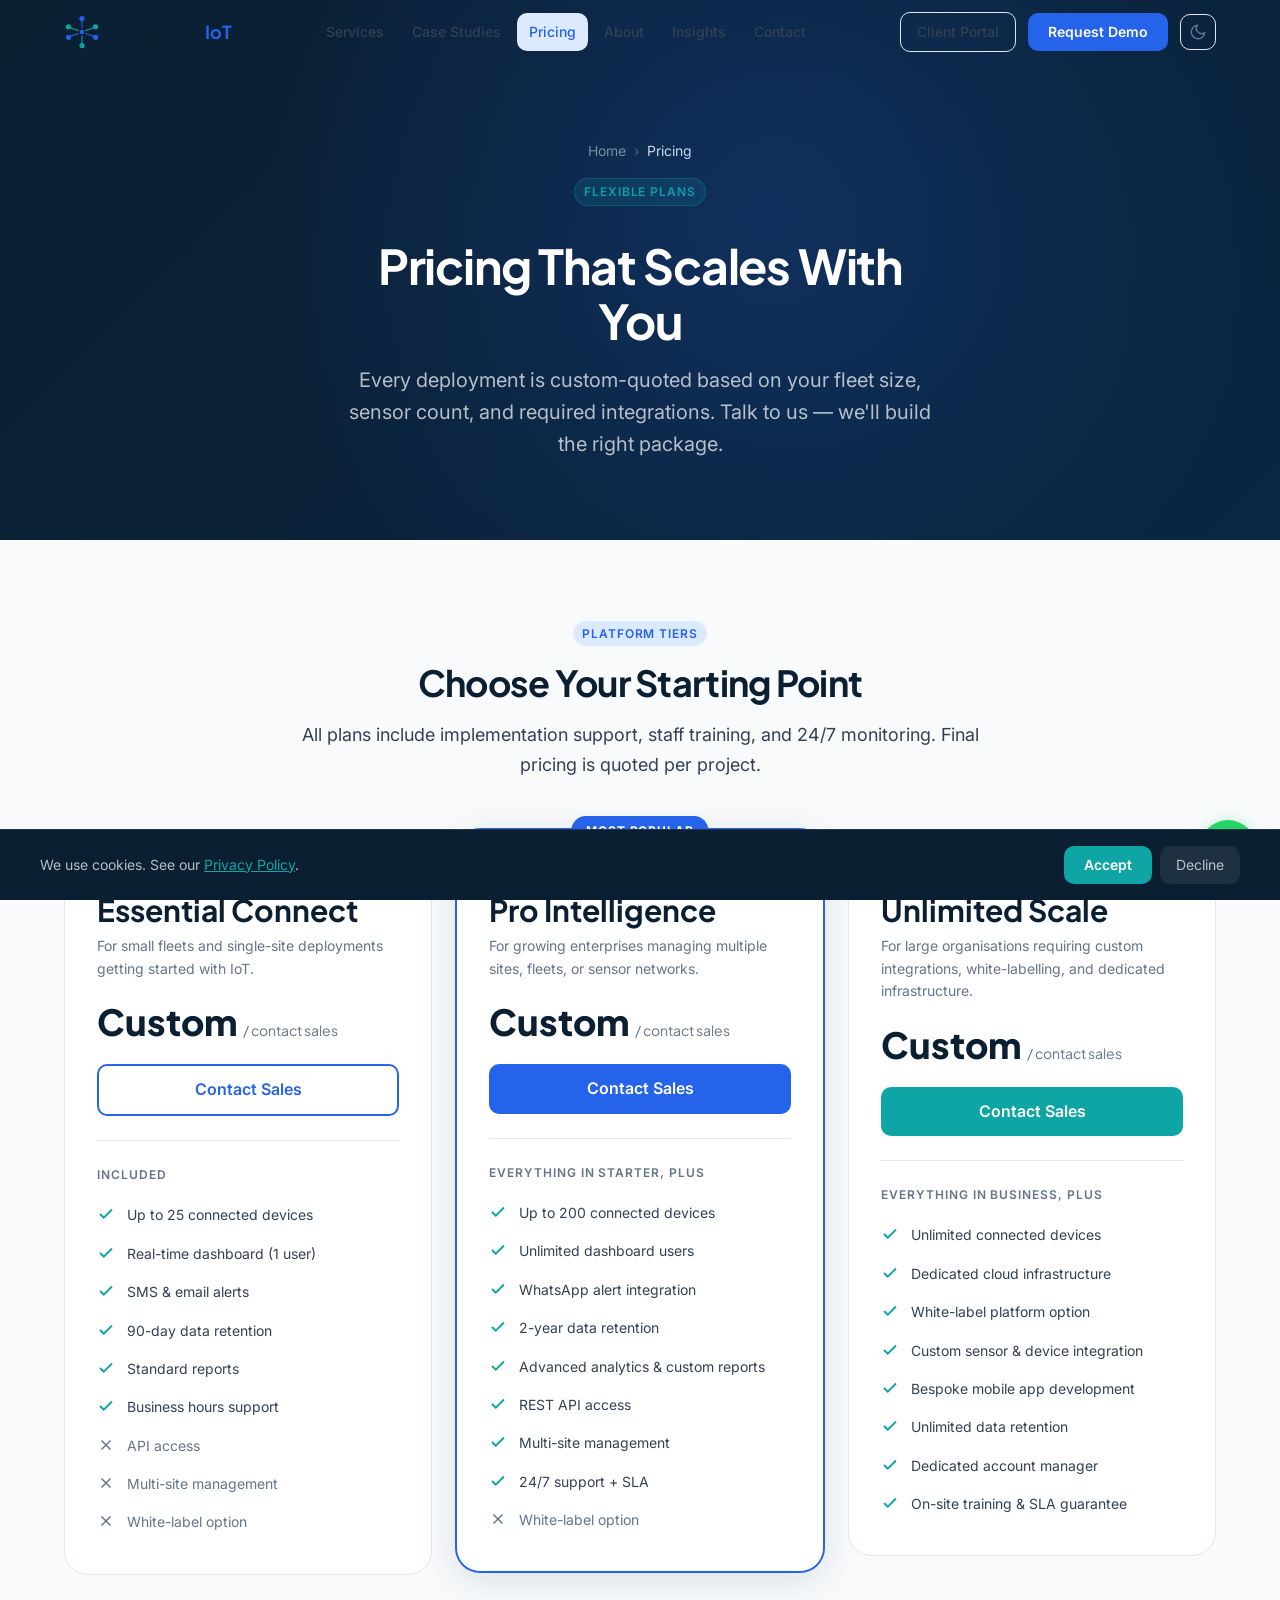
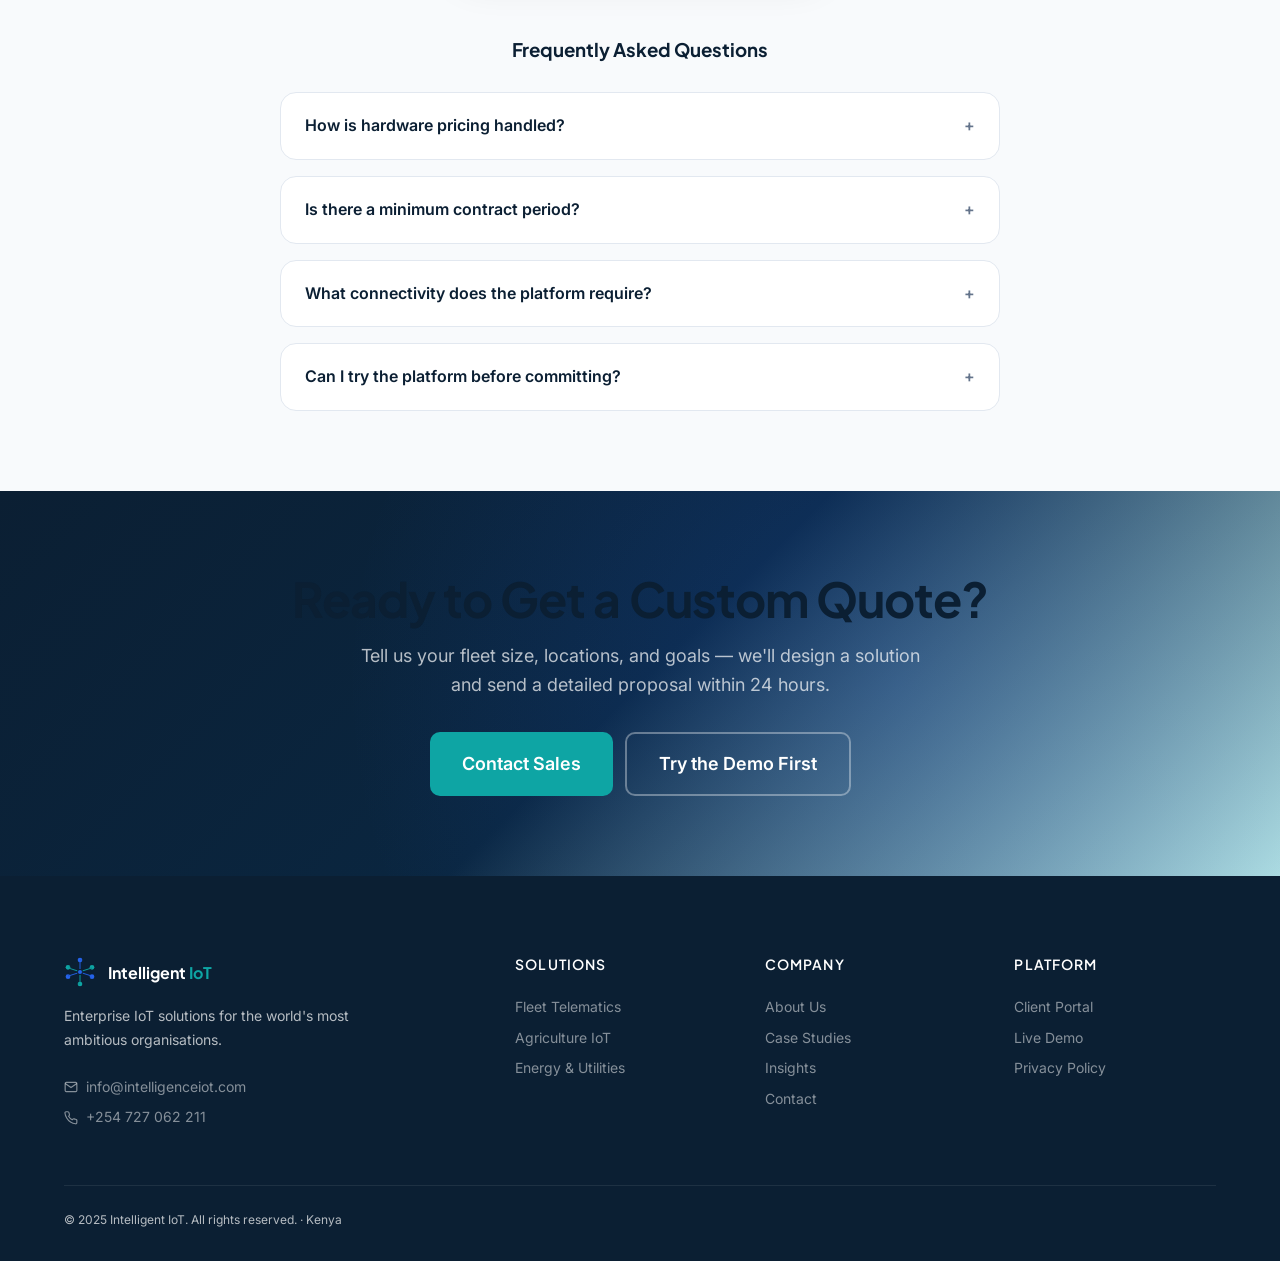
<file: pricing.html>
<!DOCTYPE html>
<html lang="en" data-theme="light">
<head>
  <meta charset="UTF-8">
  <meta name="viewport" content="width=device-width,initial-scale=1">
  <title>Pricing — Intelligent IoT</title>
  <meta name="description" content="Intelligent IoT platform pricing — Starter, Business, and Enterprise tiers. Transparent features, flexible terms. Contact sales for a custom quote.">
  <link rel="icon" type="image/svg+xml" href="assets/images/logo.svg">
  <link rel="preconnect" href="https://fonts.googleapis.com">
  <link rel="preconnect" href="https://fonts.gstatic.com" crossorigin>
  <link href="https://fonts.googleapis.com/css2?family=Inter:wght@400;500;600&family=Plus+Jakarta+Sans:wght@600;700;800&display=swap" rel="stylesheet">
  <link rel="stylesheet" href="assets/css/style.css">
</head>
<body>
<nav class="nav" id="main-nav">
  <div class="container">
    <div class="nav__inner">
      <a href="index.html" class="nav__logo"><img src="assets/images/logo.svg" alt="Intelligent IoT" width="36" height="36"><span class="nav__logo-text">Intelligent <span>IoT</span></span></a>
      <div class="nav__links">
        <a href="services.html" class="nav__link">Services</a>
        <a href="case-studies.html" class="nav__link">Case Studies</a>
        <a href="pricing.html" class="nav__link">Pricing</a>
        <a href="about.html" class="nav__link">About</a>
        <a href="blog.html" class="nav__link">Insights</a>
        <a href="contact.html" class="nav__link">Contact</a>
      </div>
      <div class="nav__actions">
        <a href="http://84.247.133.39:5173" target="_blank" rel="noopener" class="nav__portal">Client Portal</a>
        <a href="demo.html" class="nav__cta">Request Demo</a>
        <button class="nav__theme" id="theme-toggle" aria-label="Toggle dark mode"></button>
        <button class="nav__hamburger" id="nav-hamburger" aria-label="Open menu"><span></span><span></span><span></span></button>
      </div>
    </div>
  </div>
</nav>
<div class="nav__mobile" id="nav-mobile"><button class="nav__close" id="nav-close">✕</button><a href="services.html" class="nav__mobile-link">Services</a><a href="case-studies.html" class="nav__mobile-link">Case Studies</a><a href="pricing.html" class="nav__mobile-link">Pricing</a><a href="about.html" class="nav__mobile-link">About</a><a href="blog.html" class="nav__mobile-link">Insights</a><a href="contact.html" class="nav__mobile-link">Contact</a><a href="demo.html" class="btn btn--primary mt-6">Request Demo →</a></div>

<header class="page-hero">
  <div class="container">
    <nav class="breadcrumb" aria-label="Breadcrumb"><a href="index.html">Home</a><span>›</span><span style="color:rgba(255,255,255,.9)">Pricing</span></nav>
    <span class="tag">Flexible Plans</span>
    <h1 class="h1" style="max-width:600px;margin:var(--s4) auto">Pricing That Scales With You</h1>
    <p>Every deployment is custom-quoted based on your fleet size, sensor count, and required integrations. Talk to us — we'll build the right package.</p>
  </div>
</header>

<section>
  <div class="container">
    <div class="section-header reveal">
      <span class="tag">Platform Tiers</span>
      <h2 class="h2">Choose Your Starting Point</h2>
      <p>All plans include implementation support, staff training, and 24/7 monitoring. Final pricing is quoted per project.</p>
    </div>
    <div class="pricing-grid">
      <!-- STARTER -->
      <div class="pricing-card reveal reveal-delay-1">
        <div class="pricing-card__tier">Starter</div>
        <h3>Essential Connect</h3>
        <p class="pricing-card__sub">For small fleets and single-site deployments getting started with IoT.</p>
        <div class="pricing-card__price">Custom <span>/ contact sales</span></div>
        <a href="contact.html" class="btn btn--outline-blue w-full" style="justify-content:center">Contact Sales</a>
        <div class="pricing-divider"></div>
        <p style="font-size:var(--f-xs);text-transform:uppercase;letter-spacing:.08em;color:var(--text-3);margin-bottom:var(--s3);font-weight:600">Included</p>
        <div class="pricing-feature"><svg xmlns="http://www.w3.org/2000/svg" viewBox="0 0 24 24" fill="none" stroke="currentColor" stroke-width="2.5"><polyline points="20 6 9 17 4 12"/></svg><span>Up to 25 connected devices</span></div>
        <div class="pricing-feature"><svg xmlns="http://www.w3.org/2000/svg" viewBox="0 0 24 24" fill="none" stroke="currentColor" stroke-width="2.5"><polyline points="20 6 9 17 4 12"/></svg><span>Real-time dashboard (1 user)</span></div>
        <div class="pricing-feature"><svg xmlns="http://www.w3.org/2000/svg" viewBox="0 0 24 24" fill="none" stroke="currentColor" stroke-width="2.5"><polyline points="20 6 9 17 4 12"/></svg><span>SMS &amp; email alerts</span></div>
        <div class="pricing-feature"><svg xmlns="http://www.w3.org/2000/svg" viewBox="0 0 24 24" fill="none" stroke="currentColor" stroke-width="2.5"><polyline points="20 6 9 17 4 12"/></svg><span>90-day data retention</span></div>
        <div class="pricing-feature"><svg xmlns="http://www.w3.org/2000/svg" viewBox="0 0 24 24" fill="none" stroke="currentColor" stroke-width="2.5"><polyline points="20 6 9 17 4 12"/></svg><span>Standard reports</span></div>
        <div class="pricing-feature"><svg xmlns="http://www.w3.org/2000/svg" viewBox="0 0 24 24" fill="none" stroke="currentColor" stroke-width="2.5"><polyline points="20 6 9 17 4 12"/></svg><span>Business hours support</span></div>
        <div class="pricing-feature pricing-feature--no"><svg xmlns="http://www.w3.org/2000/svg" viewBox="0 0 24 24" fill="none" stroke="currentColor" stroke-width="2"><line x1="18" y1="6" x2="6" y2="18"/><line x1="6" y1="6" x2="18" y2="18"/></svg><span>API access</span></div>
        <div class="pricing-feature pricing-feature--no"><svg xmlns="http://www.w3.org/2000/svg" viewBox="0 0 24 24" fill="none" stroke="currentColor" stroke-width="2"><line x1="18" y1="6" x2="6" y2="18"/><line x1="6" y1="6" x2="18" y2="18"/></svg><span>Multi-site management</span></div>
        <div class="pricing-feature pricing-feature--no"><svg xmlns="http://www.w3.org/2000/svg" viewBox="0 0 24 24" fill="none" stroke="currentColor" stroke-width="2"><line x1="18" y1="6" x2="6" y2="18"/><line x1="6" y1="6" x2="18" y2="18"/></svg><span>White-label option</span></div>
      </div>

      <!-- BUSINESS -->
      <div class="pricing-card pricing-card--featured reveal reveal-delay-2">
        <div class="pricing-card__badge">Most Popular</div>
        <div class="pricing-card__tier">Business</div>
        <h3>Pro Intelligence</h3>
        <p class="pricing-card__sub">For growing enterprises managing multiple sites, fleets, or sensor networks.</p>
        <div class="pricing-card__price">Custom <span>/ contact sales</span></div>
        <a href="contact.html" class="btn btn--primary w-full" style="justify-content:center">Contact Sales</a>
        <div class="pricing-divider"></div>
        <p style="font-size:var(--f-xs);text-transform:uppercase;letter-spacing:.08em;color:var(--text-3);margin-bottom:var(--s3);font-weight:600">Everything in Starter, plus</p>
        <div class="pricing-feature"><svg xmlns="http://www.w3.org/2000/svg" viewBox="0 0 24 24" fill="none" stroke="currentColor" stroke-width="2.5"><polyline points="20 6 9 17 4 12"/></svg><span>Up to 200 connected devices</span></div>
        <div class="pricing-feature"><svg xmlns="http://www.w3.org/2000/svg" viewBox="0 0 24 24" fill="none" stroke="currentColor" stroke-width="2.5"><polyline points="20 6 9 17 4 12"/></svg><span>Unlimited dashboard users</span></div>
        <div class="pricing-feature"><svg xmlns="http://www.w3.org/2000/svg" viewBox="0 0 24 24" fill="none" stroke="currentColor" stroke-width="2.5"><polyline points="20 6 9 17 4 12"/></svg><span>WhatsApp alert integration</span></div>
        <div class="pricing-feature"><svg xmlns="http://www.w3.org/2000/svg" viewBox="0 0 24 24" fill="none" stroke="currentColor" stroke-width="2.5"><polyline points="20 6 9 17 4 12"/></svg><span>2-year data retention</span></div>
        <div class="pricing-feature"><svg xmlns="http://www.w3.org/2000/svg" viewBox="0 0 24 24" fill="none" stroke="currentColor" stroke-width="2.5"><polyline points="20 6 9 17 4 12"/></svg><span>Advanced analytics &amp; custom reports</span></div>
        <div class="pricing-feature"><svg xmlns="http://www.w3.org/2000/svg" viewBox="0 0 24 24" fill="none" stroke="currentColor" stroke-width="2.5"><polyline points="20 6 9 17 4 12"/></svg><span>REST API access</span></div>
        <div class="pricing-feature"><svg xmlns="http://www.w3.org/2000/svg" viewBox="0 0 24 24" fill="none" stroke="currentColor" stroke-width="2.5"><polyline points="20 6 9 17 4 12"/></svg><span>Multi-site management</span></div>
        <div class="pricing-feature"><svg xmlns="http://www.w3.org/2000/svg" viewBox="0 0 24 24" fill="none" stroke="currentColor" stroke-width="2.5"><polyline points="20 6 9 17 4 12"/></svg><span>24/7 support + SLA</span></div>
        <div class="pricing-feature pricing-feature--no"><svg xmlns="http://www.w3.org/2000/svg" viewBox="0 0 24 24" fill="none" stroke="currentColor" stroke-width="2"><line x1="18" y1="6" x2="6" y2="18"/><line x1="6" y1="6" x2="18" y2="18"/></svg><span>White-label option</span></div>
      </div>

      <!-- ENTERPRISE -->
      <div class="pricing-card reveal reveal-delay-3">
        <div class="pricing-card__tier">Enterprise</div>
        <h3>Unlimited Scale</h3>
        <p class="pricing-card__sub">For large organisations requiring custom integrations, white-labelling, and dedicated infrastructure.</p>
        <div class="pricing-card__price">Custom <span>/ contact sales</span></div>
        <a href="contact.html" class="btn btn--teal w-full" style="justify-content:center">Contact Sales</a>
        <div class="pricing-divider"></div>
        <p style="font-size:var(--f-xs);text-transform:uppercase;letter-spacing:.08em;color:var(--text-3);margin-bottom:var(--s3);font-weight:600">Everything in Business, plus</p>
        <div class="pricing-feature"><svg xmlns="http://www.w3.org/2000/svg" viewBox="0 0 24 24" fill="none" stroke="currentColor" stroke-width="2.5"><polyline points="20 6 9 17 4 12"/></svg><span>Unlimited connected devices</span></div>
        <div class="pricing-feature"><svg xmlns="http://www.w3.org/2000/svg" viewBox="0 0 24 24" fill="none" stroke="currentColor" stroke-width="2.5"><polyline points="20 6 9 17 4 12"/></svg><span>Dedicated cloud infrastructure</span></div>
        <div class="pricing-feature"><svg xmlns="http://www.w3.org/2000/svg" viewBox="0 0 24 24" fill="none" stroke="currentColor" stroke-width="2.5"><polyline points="20 6 9 17 4 12"/></svg><span>White-label platform option</span></div>
        <div class="pricing-feature"><svg xmlns="http://www.w3.org/2000/svg" viewBox="0 0 24 24" fill="none" stroke="currentColor" stroke-width="2.5"><polyline points="20 6 9 17 4 12"/></svg><span>Custom sensor &amp; device integration</span></div>
        <div class="pricing-feature"><svg xmlns="http://www.w3.org/2000/svg" viewBox="0 0 24 24" fill="none" stroke="currentColor" stroke-width="2.5"><polyline points="20 6 9 17 4 12"/></svg><span>Bespoke mobile app development</span></div>
        <div class="pricing-feature"><svg xmlns="http://www.w3.org/2000/svg" viewBox="0 0 24 24" fill="none" stroke="currentColor" stroke-width="2.5"><polyline points="20 6 9 17 4 12"/></svg><span>Unlimited data retention</span></div>
        <div class="pricing-feature"><svg xmlns="http://www.w3.org/2000/svg" viewBox="0 0 24 24" fill="none" stroke="currentColor" stroke-width="2.5"><polyline points="20 6 9 17 4 12"/></svg><span>Dedicated account manager</span></div>
        <div class="pricing-feature"><svg xmlns="http://www.w3.org/2000/svg" viewBox="0 0 24 24" fill="none" stroke="currentColor" stroke-width="2.5"><polyline points="20 6 9 17 4 12"/></svg><span>On-site training &amp; SLA guarantee</span></div>
      </div>
    </div>

    <!-- FAQ -->
    <div style="max-width:720px;margin:var(--s16) auto 0" class="reveal">
      <h3 style="text-align:center;margin-bottom:var(--s8)">Frequently Asked Questions</h3>
      <div style="display:grid;gap:var(--s4)">
        <details style="background:var(--card);border:1px solid var(--border);border-radius:var(--radius-lg);padding:var(--s5) var(--s6);cursor:pointer">
          <summary style="font-weight:600;font-size:var(--f-base);list-style:none;display:flex;justify-content:space-between;align-items:center">How is hardware pricing handled?<span style="color:var(--text-3)">+</span></summary>
          <p style="color:var(--text-2);font-size:var(--f-sm);line-height:1.7;margin-top:var(--s3)">Hardware (GPS trackers, sensors, gateways) is priced separately from the platform subscription. We source best-in-class hardware at competitive rates and can include it in an all-in monthly fee or bill it one-time. We're hardware-agnostic — if you have existing devices, we can integrate them.</p>
        </details>
        <details style="background:var(--card);border:1px solid var(--border);border-radius:var(--radius-lg);padding:var(--s5) var(--s6);cursor:pointer">
          <summary style="font-weight:600;font-size:var(--f-base);list-style:none;display:flex;justify-content:space-between;align-items:center">Is there a minimum contract period?<span style="color:var(--text-3)">+</span></summary>
          <p style="color:var(--text-2);font-size:var(--f-sm);line-height:1.7;margin-top:var(--s3)">We offer monthly, annual, and multi-year agreements. Annual plans come with a significant discount. Enterprise clients typically operate on 2–3 year agreements with performance-based SLAs.</p>
        </details>
        <details style="background:var(--card);border:1px solid var(--border);border-radius:var(--radius-lg);padding:var(--s5) var(--s6);cursor:pointer">
          <summary style="font-weight:600;font-size:var(--f-base);list-style:none;display:flex;justify-content:space-between;align-items:center">What connectivity does the platform require?<span style="color:var(--text-3)">+</span></summary>
          <p style="color:var(--text-2);font-size:var(--f-sm);line-height:1.7;margin-top:var(--s3)">Our platform works on 2G, 3G, 4G, and satellite connectivity. Devices have onboard storage for offline data buffering — so gaps in coverage don't mean gaps in data. We've successfully deployed in remote areas across Uganda, Rwanda, and Northern Kenya — and in comparable low-connectivity environments worldwide.</p>
        </details>
        <details style="background:var(--card);border:1px solid var(--border);border-radius:var(--radius-lg);padding:var(--s5) var(--s6);cursor:pointer">
          <summary style="font-weight:600;font-size:var(--f-base);list-style:none;display:flex;justify-content:space-between;align-items:center">Can I try the platform before committing?<span style="color:var(--text-3)">+</span></summary>
          <p style="color:var(--text-2);font-size:var(--f-sm);line-height:1.7;margin-top:var(--s3)">Yes — <a href="demo.html" style="color:var(--blue)">request a demo</a> for instant access to our live environment pre-loaded with real scenarios. For enterprise clients, we also offer a 30-day pilot with actual hardware at a reduced commitment.</p>
        </details>
      </div>
    </div>
  </div>
</section>

<section class="cta-band">
  <div class="container">
    <h2>Ready to Get a Custom Quote?</h2>
    <p>Tell us your fleet size, locations, and goals — we'll design a solution and send a detailed proposal within 24 hours.</p>
    <div class="cta-band__actions">
      <a href="contact.html" class="btn btn--teal btn--lg">Contact Sales</a>
      <a href="demo.html" class="btn btn--outline btn--lg">Try the Demo First</a>
    </div>
  </div>
</section>

<footer class="footer">
  <div class="container">
    <div class="footer__grid">
      <div class="footer__brand"><a href="index.html" class="footer__logo"><img src="assets/images/logo.svg" alt="" width="32" height="32" aria-hidden="true"><span class="footer__logo-text">Intelligent <span>IoT</span></span></a><p class="footer__desc">Enterprise IoT solutions for the world's most ambitious organisations.</p><div class="footer__contact"><a href="mailto:info@intelligenceiot.com"><svg xmlns="http://www.w3.org/2000/svg" viewBox="0 0 24 24" fill="none" stroke="currentColor" stroke-width="2"><path d="M4 4h16c1.1 0 2 .9 2 2v12c0 1.1-.9 2-2 2H4c-1.1 0-2-.9-2-2V6c0-1.1.9-2 2-2z"/><polyline points="22,6 12,13 2,6"/></svg>info@intelligenceiot.com</a><a href="tel:+254727062211"><svg xmlns="http://www.w3.org/2000/svg" viewBox="0 0 24 24" fill="none" stroke="currentColor" stroke-width="2"><path d="M22 16.92v3a2 2 0 0 1-2.18 2 19.79 19.79 0 0 1-8.63-3.07A19.5 19.5 0 0 1 4.69 12 19.79 19.79 0 0 1 1.61 3.48 2 2 0 0 1 3.58 1.27h3a2 2 0 0 1 2 1.72c.13.96.36 1.9.7 2.81a2 2 0 0 1-.45 2.11L7.91 9.09A16 16 0 0 0 14 15.15l1.18-1.18a2 2 0 0 1 2.11-.45c.91.34 1.85.57 2.81.7A2 2 0 0 1 22 16.92z"/></svg>+254 727 062 211</a></div></div>
      <div><h4 class="footer__heading">Solutions</h4><a href="services.html#fleet" class="footer__link">Fleet Telematics</a><a href="services.html#agriculture" class="footer__link">Agriculture IoT</a><a href="services.html#energy" class="footer__link">Energy &amp; Utilities</a></div>
      <div><h4 class="footer__heading">Company</h4><a href="about.html" class="footer__link">About Us</a><a href="case-studies.html" class="footer__link">Case Studies</a><a href="blog.html" class="footer__link">Insights</a><a href="contact.html" class="footer__link">Contact</a></div>
      <div><h4 class="footer__heading">Platform</h4><a href="http://84.247.133.39:5173" target="_blank" rel="noopener" class="footer__link">Client Portal</a><a href="demo.html" class="footer__link">Live Demo</a><a href="privacy.html" class="footer__link">Privacy Policy</a></div>
    </div>
    <div class="footer__bottom"><p class="footer__copy">© 2025 Intelligent IoT. All rights reserved. · Kenya</p></div>
  </div>
</footer>
<a href="https://wa.me/254727062211" class="whatsapp-btn" target="_blank" rel="noopener" aria-label="WhatsApp"><svg xmlns="http://www.w3.org/2000/svg" viewBox="0 0 24 24" fill="currentColor"><path d="M17.472 14.382c-.297-.149-1.758-.867-2.03-.967-.273-.099-.471-.148-.67.15-.197.297-.767.966-.94 1.164-.173.199-.347.223-.644.075-.297-.15-1.255-.463-2.39-1.475-.883-.788-1.48-1.761-1.653-2.059-.173-.297-.018-.458.13-.606.134-.133.298-.347.446-.52.149-.174.198-.298.298-.497.099-.198.05-.371-.025-.52-.075-.149-.669-1.612-.916-2.207-.242-.579-.487-.5-.669-.51-.173-.008-.371-.01-.57-.01-.198 0-.52.074-.792.372-.272.297-1.04 1.016-1.04 2.479 0 1.462 1.065 2.875 1.213 3.074.149.198 2.096 3.2 5.077 4.487.709.306 1.262.489 1.694.625.712.227 1.36.195 1.871.118.571-.085 1.758-.719 2.006-1.413.248-.694.248-1.289.173-1.413-.074-.124-.272-.198-.57-.347m-5.421 7.403h-.004a9.87 9.87 0 01-5.031-1.378l-.361-.214-3.741.982.998-3.648-.235-.374a9.86 9.86 0 01-1.51-5.26c.001-5.45 4.436-9.884 9.888-9.884 2.64 0 5.122 1.03 6.988 2.898a9.825 9.825 0 012.893 6.994c-.003 5.45-4.437 9.884-9.885 9.884m8.413-18.297A11.815 11.815 0 0012.05 0C5.495 0 .16 5.335.157 11.892c0 2.096.547 4.142 1.588 5.945L.057 24l6.305-1.654a11.882 11.882 0 005.683 1.448h.005c6.554 0 11.89-5.335 11.893-11.893a11.821 11.821 0 00-3.48-8.413z"/></svg></a>
<div class="cookie" id="cookie-banner"><div class="cookie__inner"><p>We use cookies. See our <a href="privacy.html">Privacy Policy</a>.</p><div class="cookie__actions"><button class="cookie__accept" id="cookie-accept">Accept</button><button class="cookie__decline" id="cookie-decline">Decline</button></div></div></div>
<script src="assets/js/main.js"></script>
</body>
</html>
</file>
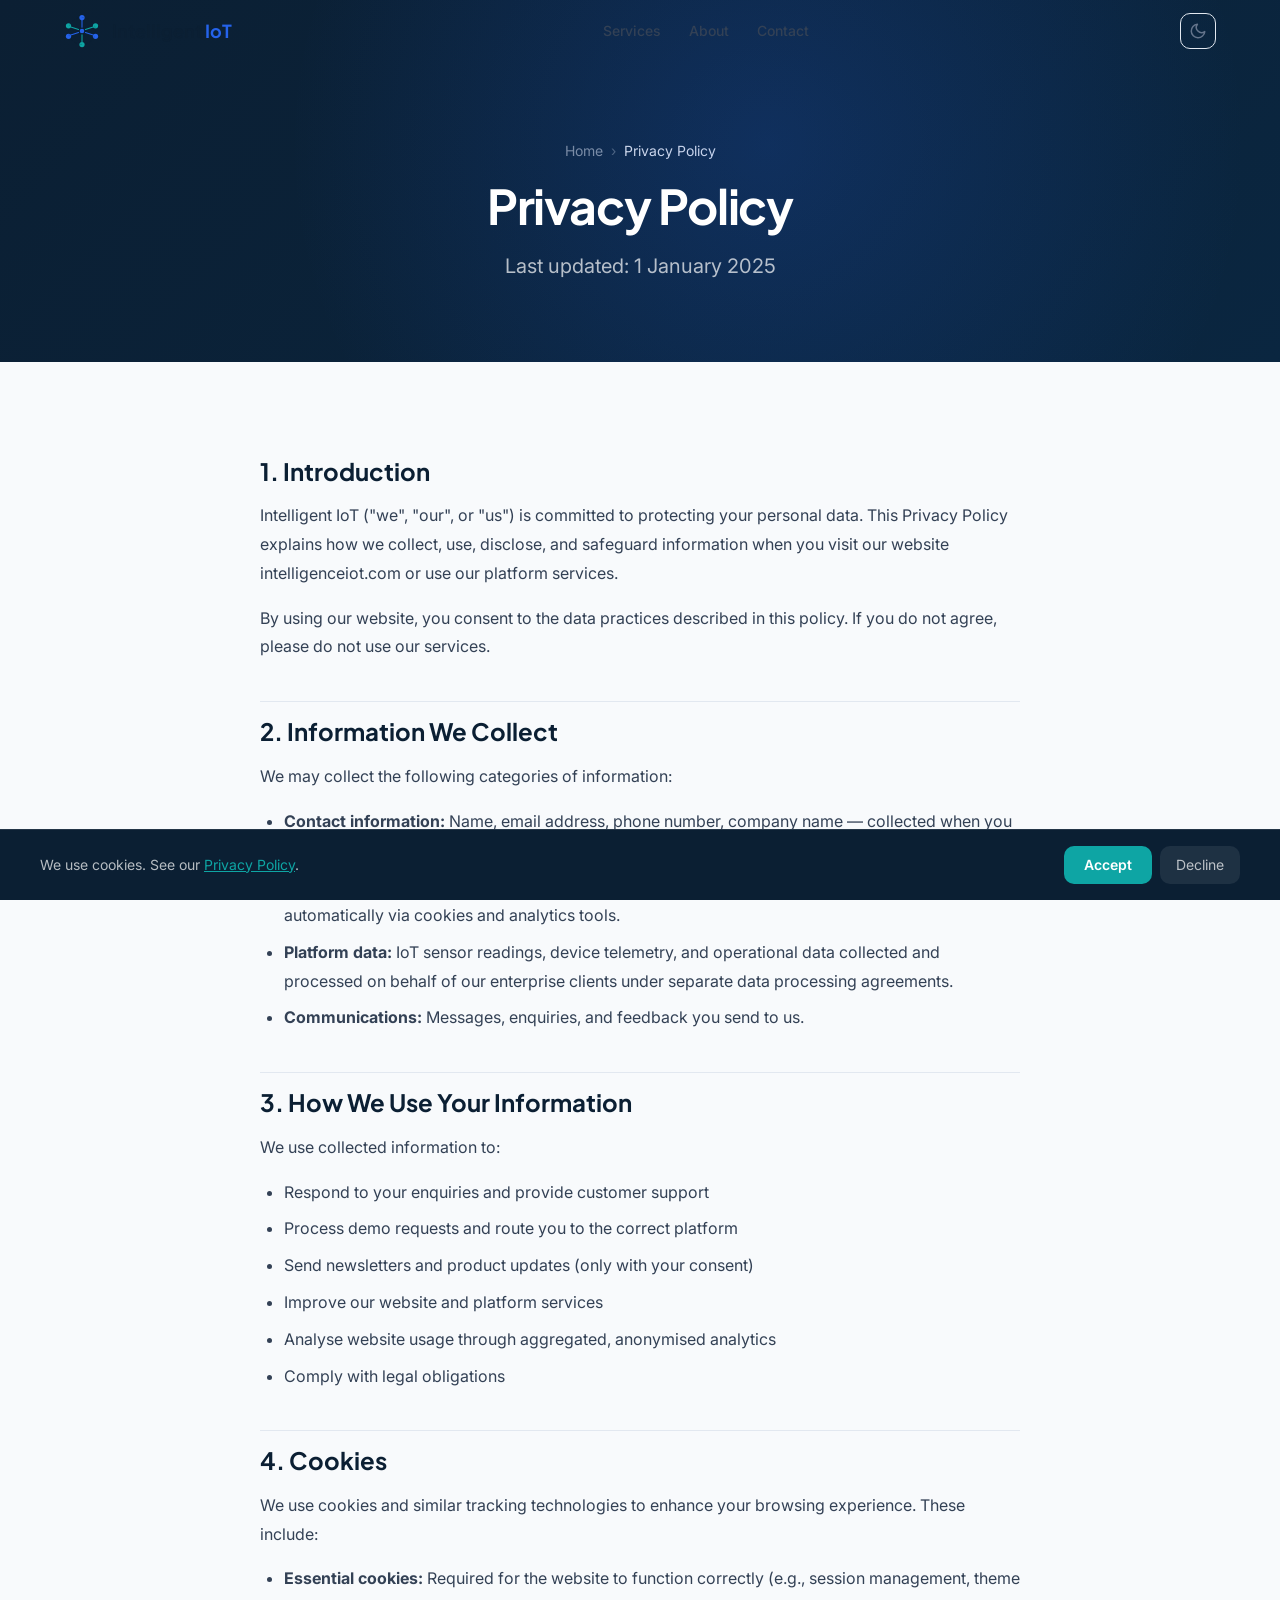
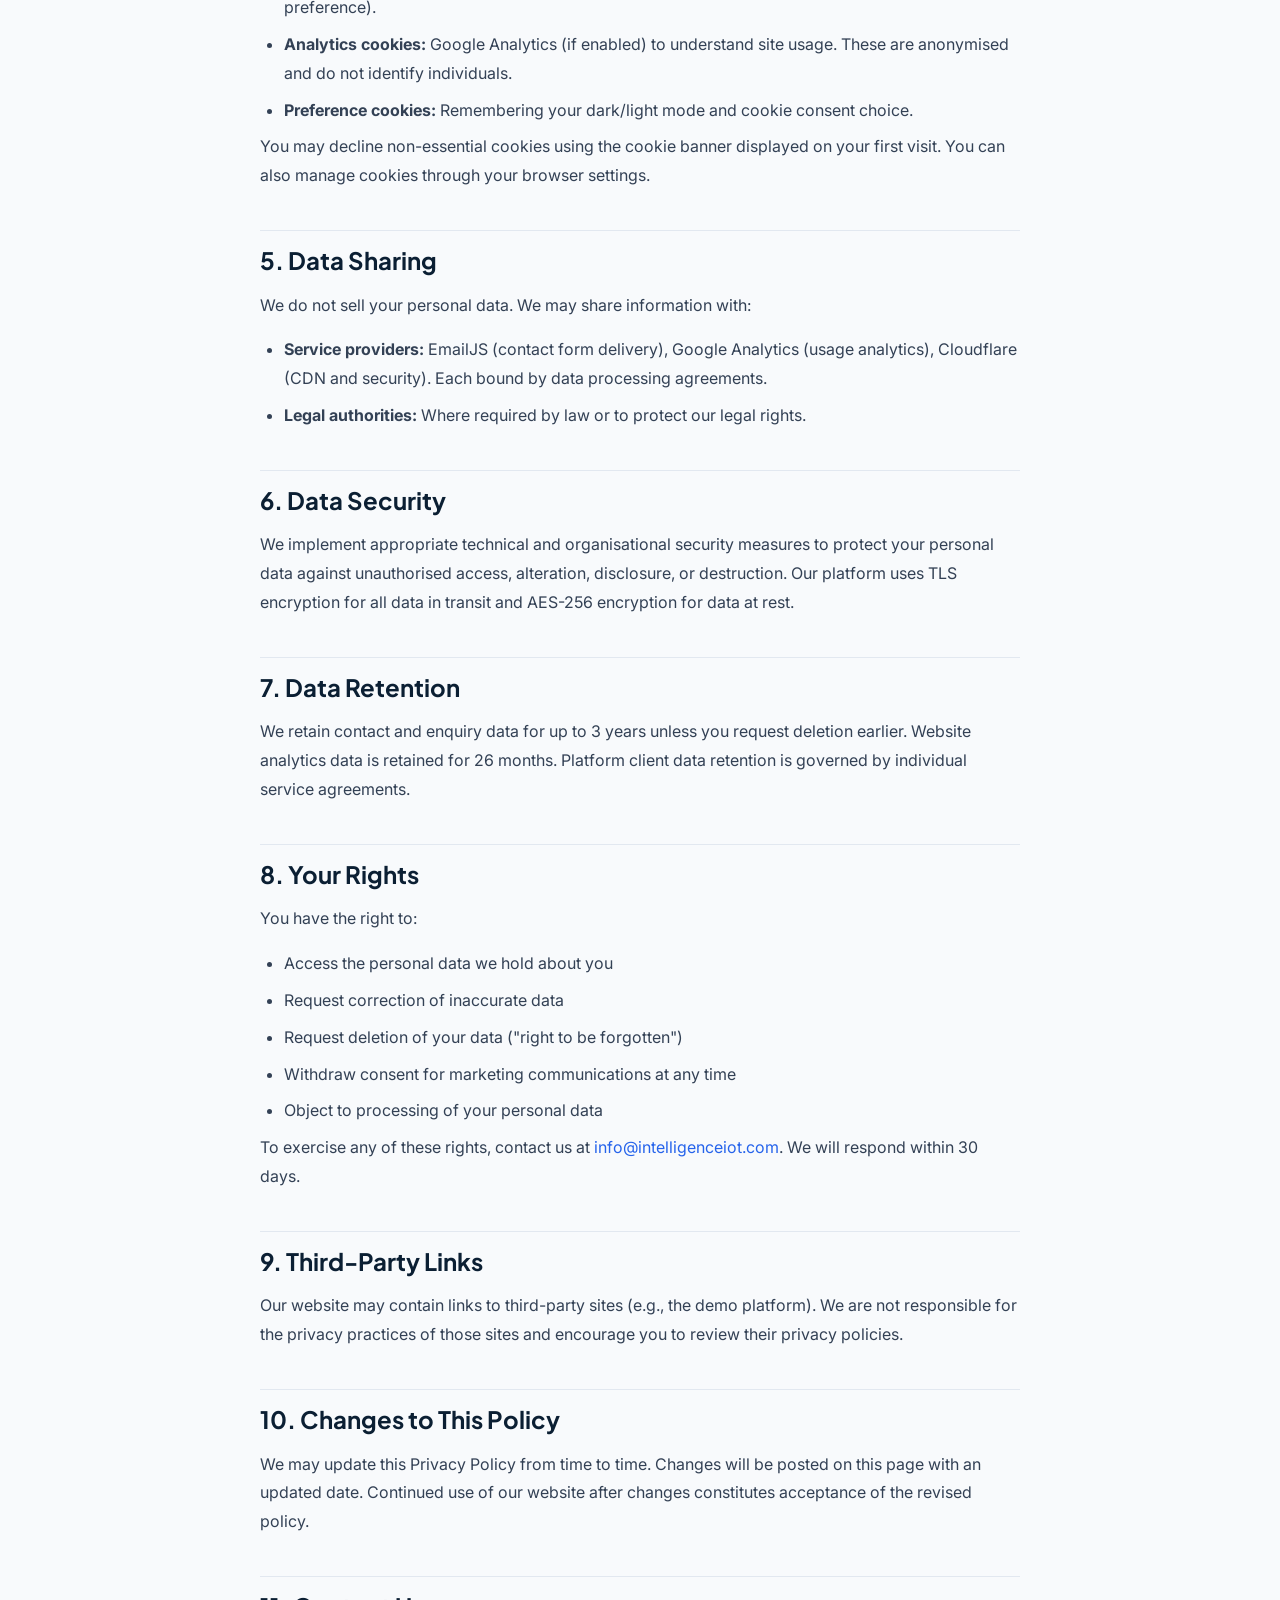
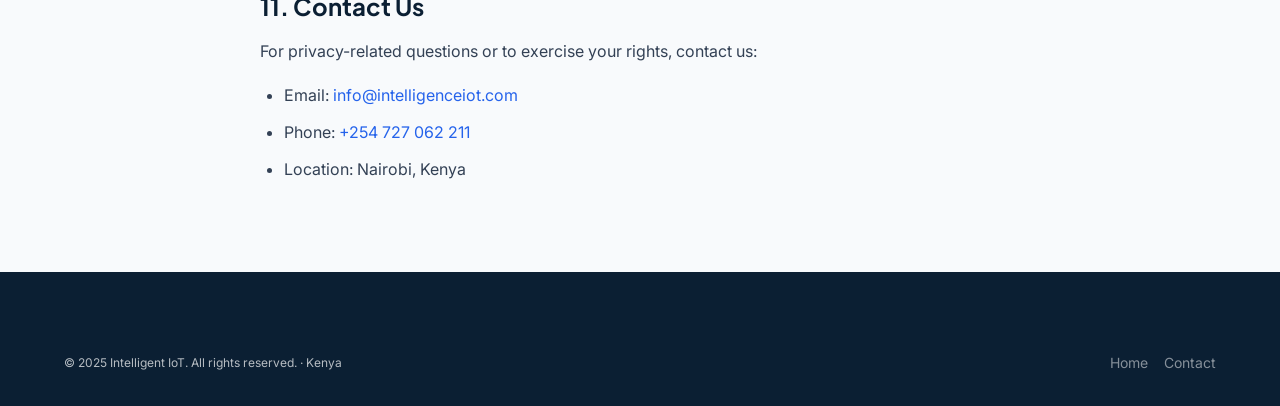
<file: privacy.html>
<!DOCTYPE html>
<html lang="en" data-theme="light">
<head>
  <meta charset="UTF-8">
  <meta name="viewport" content="width=device-width,initial-scale=1">
  <title>Privacy Policy — Intelligent IoT</title>
  <meta name="description" content="Intelligent IoT Privacy Policy — how we collect, use, and protect your data.">
  <link rel="canonical" href="https://intelligenceiot.com/privacy.html">
  <link rel="icon" type="image/svg+xml" href="assets/images/logo.svg">
  <link rel="preconnect" href="https://fonts.googleapis.com">
  <link rel="preconnect" href="https://fonts.gstatic.com" crossorigin>
  <link href="https://fonts.googleapis.com/css2?family=Inter:wght@400;500;600&family=Plus+Jakarta+Sans:wght@600;700;800&display=swap" rel="stylesheet">
  <link rel="stylesheet" href="assets/css/style.css">
  <style>
    .policy-body{max-width:760px;margin:0 auto}
    .policy-body h2{font-size:var(--f-2xl);margin:var(--s10) 0 var(--s4);padding-top:var(--s4);border-top:1px solid var(--border)}
    .policy-body h2:first-child{border-top:none;margin-top:0}
    .policy-body p,.policy-body li{font-size:var(--f-base);color:var(--text-2);line-height:1.8;margin-bottom:var(--s4)}
    .policy-body ul{padding-left:var(--s6)}
    .policy-body li{list-style:disc;margin-bottom:var(--s2)}
  </style>
</head>
<body>
<nav class="nav" id="main-nav">
  <div class="container">
    <div class="nav__inner">
      <a href="index.html" class="nav__logo"><img src="assets/images/logo.svg" alt="Intelligent IoT" width="36" height="36"><span class="nav__logo-text">Intelligent <span>IoT</span></span></a>
      <div class="nav__links"><a href="services.html" class="nav__link">Services</a><a href="about.html" class="nav__link">About</a><a href="contact.html" class="nav__link">Contact</a></div>
      <div class="nav__actions">
        <button class="nav__theme" id="theme-toggle" aria-label="Toggle dark mode"></button>
        <button class="nav__hamburger" id="nav-hamburger" aria-label="Open menu"><span></span><span></span><span></span></button>
      </div>
    </div>
  </div>
</nav>
<div class="nav__mobile" id="nav-mobile"><button class="nav__close" id="nav-close">✕</button><a href="services.html" class="nav__mobile-link">Services</a><a href="about.html" class="nav__mobile-link">About</a><a href="contact.html" class="nav__mobile-link">Contact</a></div>

<header class="page-hero">
  <div class="container">
    <nav class="breadcrumb" aria-label="Breadcrumb"><a href="index.html">Home</a><span>›</span><span style="color:rgba(255,255,255,.9)">Privacy Policy</span></nav>
    <h1 class="h1" style="margin:var(--s4) auto">Privacy Policy</h1>
    <p>Last updated: 1 January 2025</p>
  </div>
</header>

<section>
  <div class="container">
    <div class="policy-body">
      <h2>1. Introduction</h2>
      <p>Intelligent IoT ("we", "our", or "us") is committed to protecting your personal data. This Privacy Policy explains how we collect, use, disclose, and safeguard information when you visit our website intelligenceiot.com or use our platform services.</p>
      <p>By using our website, you consent to the data practices described in this policy. If you do not agree, please do not use our services.</p>

      <h2>2. Information We Collect</h2>
      <p>We may collect the following categories of information:</p>
      <ul>
        <li><strong>Contact information:</strong> Name, email address, phone number, company name — collected when you submit a contact form, request a demo, or subscribe to our newsletter.</li>
        <li><strong>Usage data:</strong> Pages visited, time on site, browser type, IP address, and referral source — collected automatically via cookies and analytics tools.</li>
        <li><strong>Platform data:</strong> IoT sensor readings, device telemetry, and operational data collected and processed on behalf of our enterprise clients under separate data processing agreements.</li>
        <li><strong>Communications:</strong> Messages, enquiries, and feedback you send to us.</li>
      </ul>

      <h2>3. How We Use Your Information</h2>
      <p>We use collected information to:</p>
      <ul>
        <li>Respond to your enquiries and provide customer support</li>
        <li>Process demo requests and route you to the correct platform</li>
        <li>Send newsletters and product updates (only with your consent)</li>
        <li>Improve our website and platform services</li>
        <li>Analyse website usage through aggregated, anonymised analytics</li>
        <li>Comply with legal obligations</li>
      </ul>

      <h2>4. Cookies</h2>
      <p>We use cookies and similar tracking technologies to enhance your browsing experience. These include:</p>
      <ul>
        <li><strong>Essential cookies:</strong> Required for the website to function correctly (e.g., session management, theme preference).</li>
        <li><strong>Analytics cookies:</strong> Google Analytics (if enabled) to understand site usage. These are anonymised and do not identify individuals.</li>
        <li><strong>Preference cookies:</strong> Remembering your dark/light mode and cookie consent choice.</li>
      </ul>
      <p>You may decline non-essential cookies using the cookie banner displayed on your first visit. You can also manage cookies through your browser settings.</p>

      <h2>5. Data Sharing</h2>
      <p>We do not sell your personal data. We may share information with:</p>
      <ul>
        <li><strong>Service providers:</strong> EmailJS (contact form delivery), Google Analytics (usage analytics), Cloudflare (CDN and security). Each bound by data processing agreements.</li>
        <li><strong>Legal authorities:</strong> Where required by law or to protect our legal rights.</li>
      </ul>

      <h2>6. Data Security</h2>
      <p>We implement appropriate technical and organisational security measures to protect your personal data against unauthorised access, alteration, disclosure, or destruction. Our platform uses TLS encryption for all data in transit and AES-256 encryption for data at rest.</p>

      <h2>7. Data Retention</h2>
      <p>We retain contact and enquiry data for up to 3 years unless you request deletion earlier. Website analytics data is retained for 26 months. Platform client data retention is governed by individual service agreements.</p>

      <h2>8. Your Rights</h2>
      <p>You have the right to:</p>
      <ul>
        <li>Access the personal data we hold about you</li>
        <li>Request correction of inaccurate data</li>
        <li>Request deletion of your data ("right to be forgotten")</li>
        <li>Withdraw consent for marketing communications at any time</li>
        <li>Object to processing of your personal data</li>
      </ul>
      <p>To exercise any of these rights, contact us at <a href="mailto:info@intelligenceiot.com" style="color:var(--blue)">info@intelligenceiot.com</a>. We will respond within 30 days.</p>

      <h2>9. Third-Party Links</h2>
      <p>Our website may contain links to third-party sites (e.g., the demo platform). We are not responsible for the privacy practices of those sites and encourage you to review their privacy policies.</p>

      <h2>10. Changes to This Policy</h2>
      <p>We may update this Privacy Policy from time to time. Changes will be posted on this page with an updated date. Continued use of our website after changes constitutes acceptance of the revised policy.</p>

      <h2>11. Contact Us</h2>
      <p>For privacy-related questions or to exercise your rights, contact us:</p>
      <ul>
        <li>Email: <a href="mailto:info@intelligenceiot.com" style="color:var(--blue)">info@intelligenceiot.com</a></li>
        <li>Phone: <a href="tel:+254727062211" style="color:var(--blue)">+254 727 062 211</a></li>
        <li>Location: Nairobi, Kenya</li>
      </ul>
    </div>
  </div>
</section>

<footer class="footer">
  <div class="container">
    <div class="footer__bottom" style="border-top:none;padding-top:0">
      <p class="footer__copy">© 2025 Intelligent IoT. All rights reserved. · Kenya</p>
      <div class="flex" style="gap:var(--s4)">
        <a href="index.html" style="font-size:var(--f-sm);color:rgba(255,255,255,.5)">Home</a>
        <a href="contact.html" style="font-size:var(--f-sm);color:rgba(255,255,255,.5)">Contact</a>
      </div>
    </div>
  </div>
</footer>
<div class="cookie" id="cookie-banner"><div class="cookie__inner"><p>We use cookies. See our <a href="privacy.html">Privacy Policy</a>.</p><div class="cookie__actions"><button class="cookie__accept" id="cookie-accept">Accept</button><button class="cookie__decline" id="cookie-decline">Decline</button></div></div></div>
<script src="assets/js/main.js"></script>
</body>
</html>
</file>
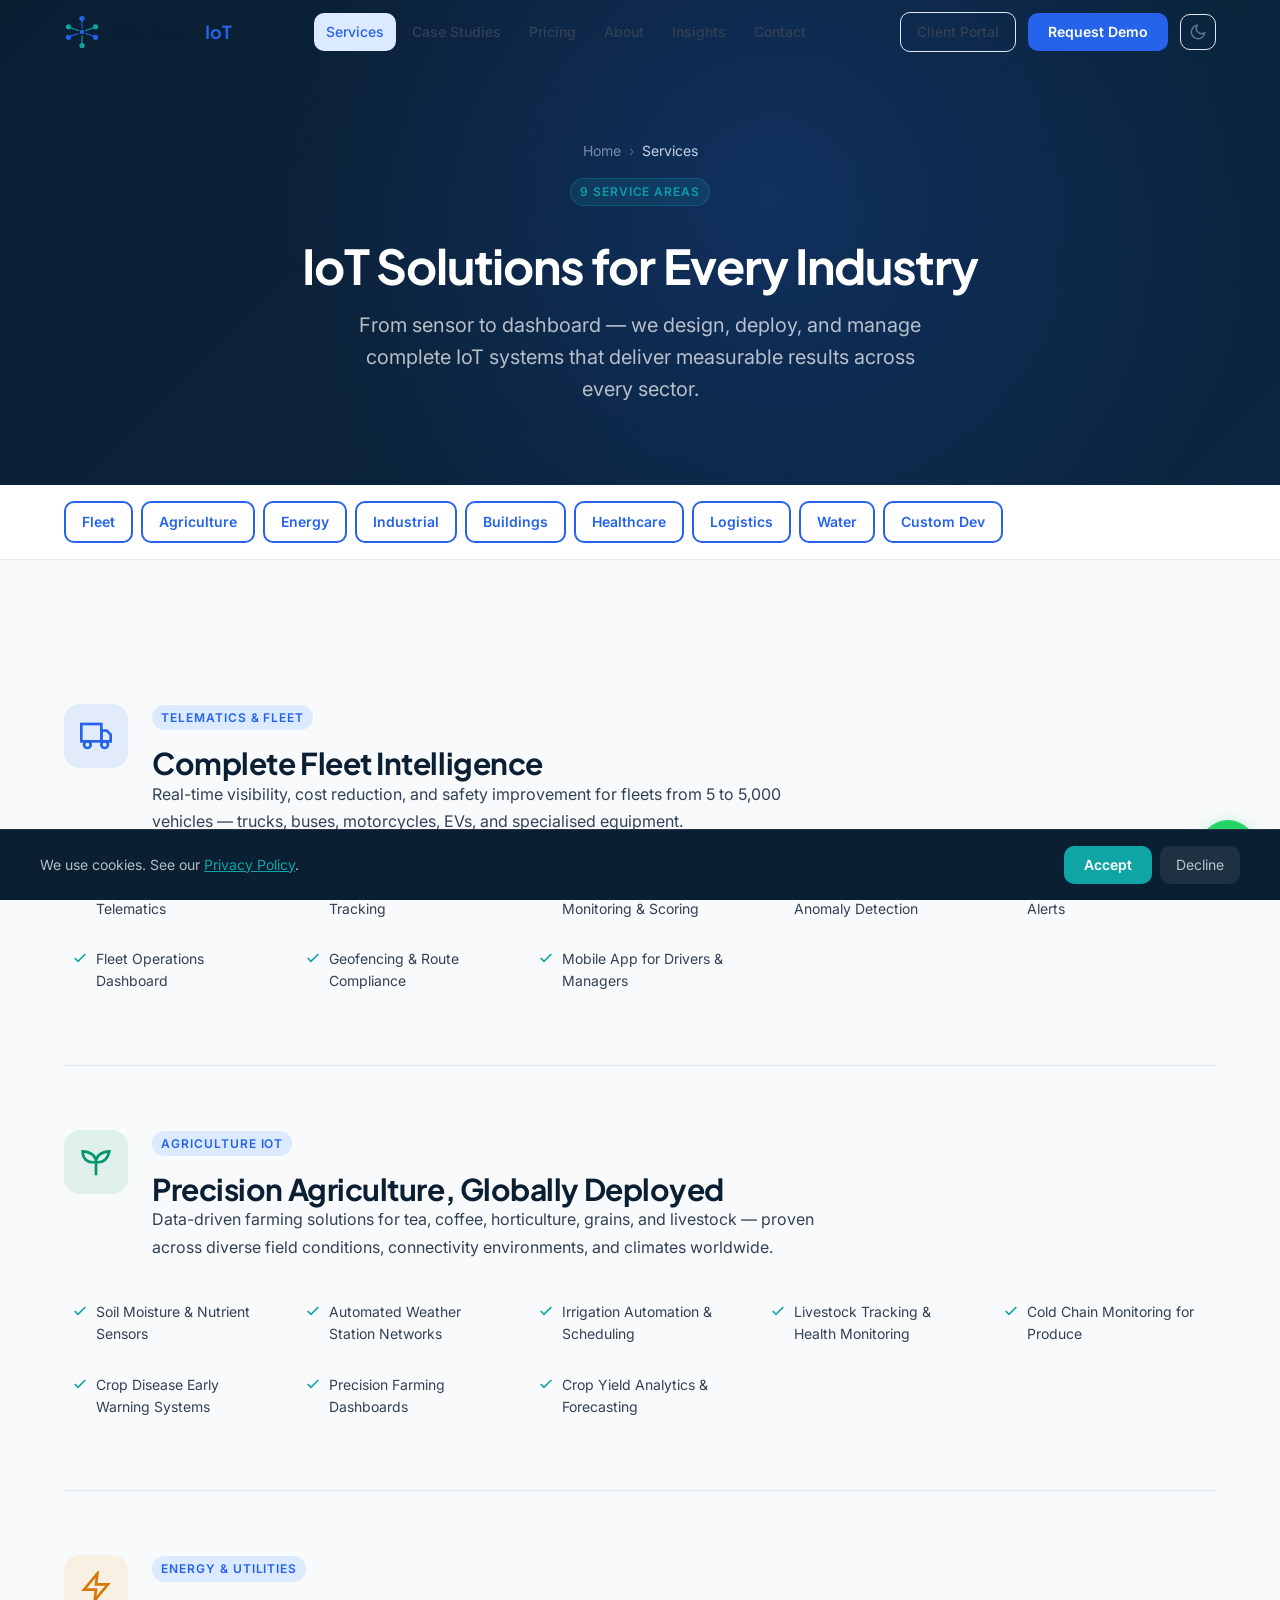
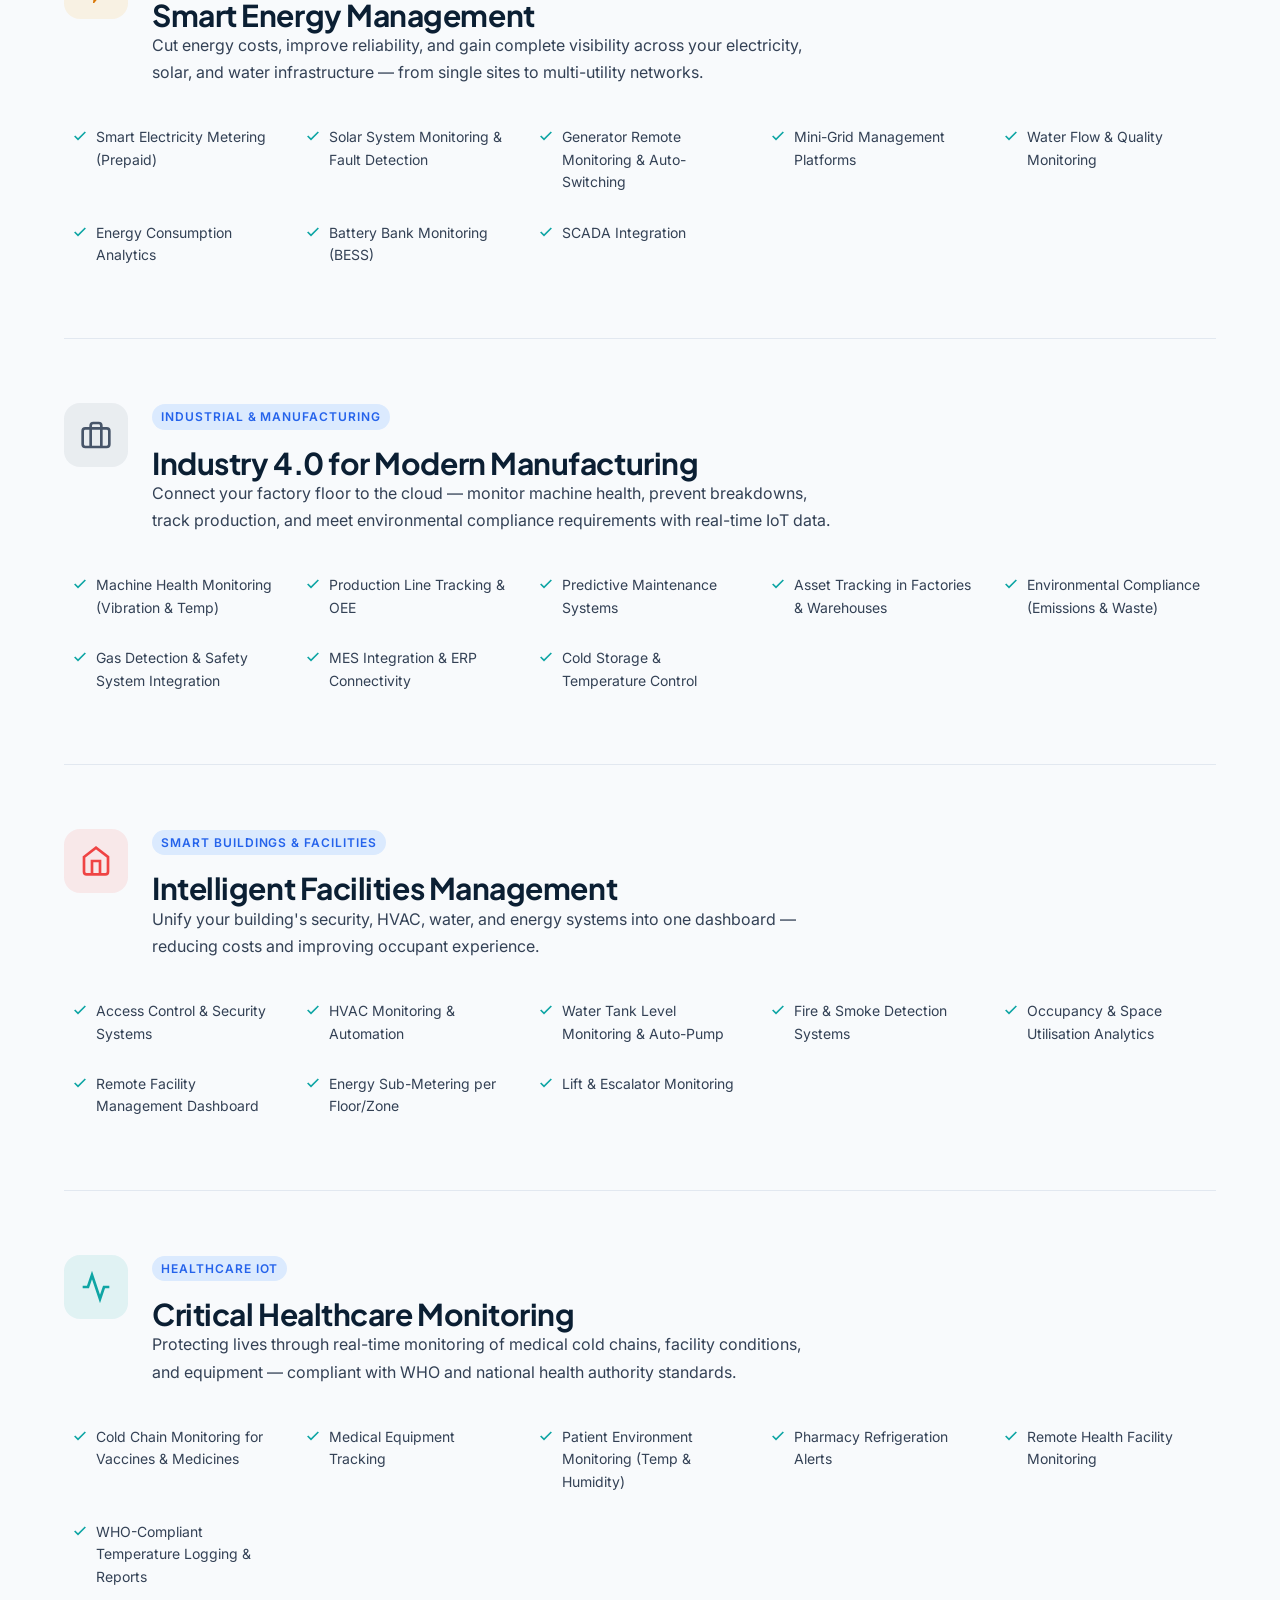
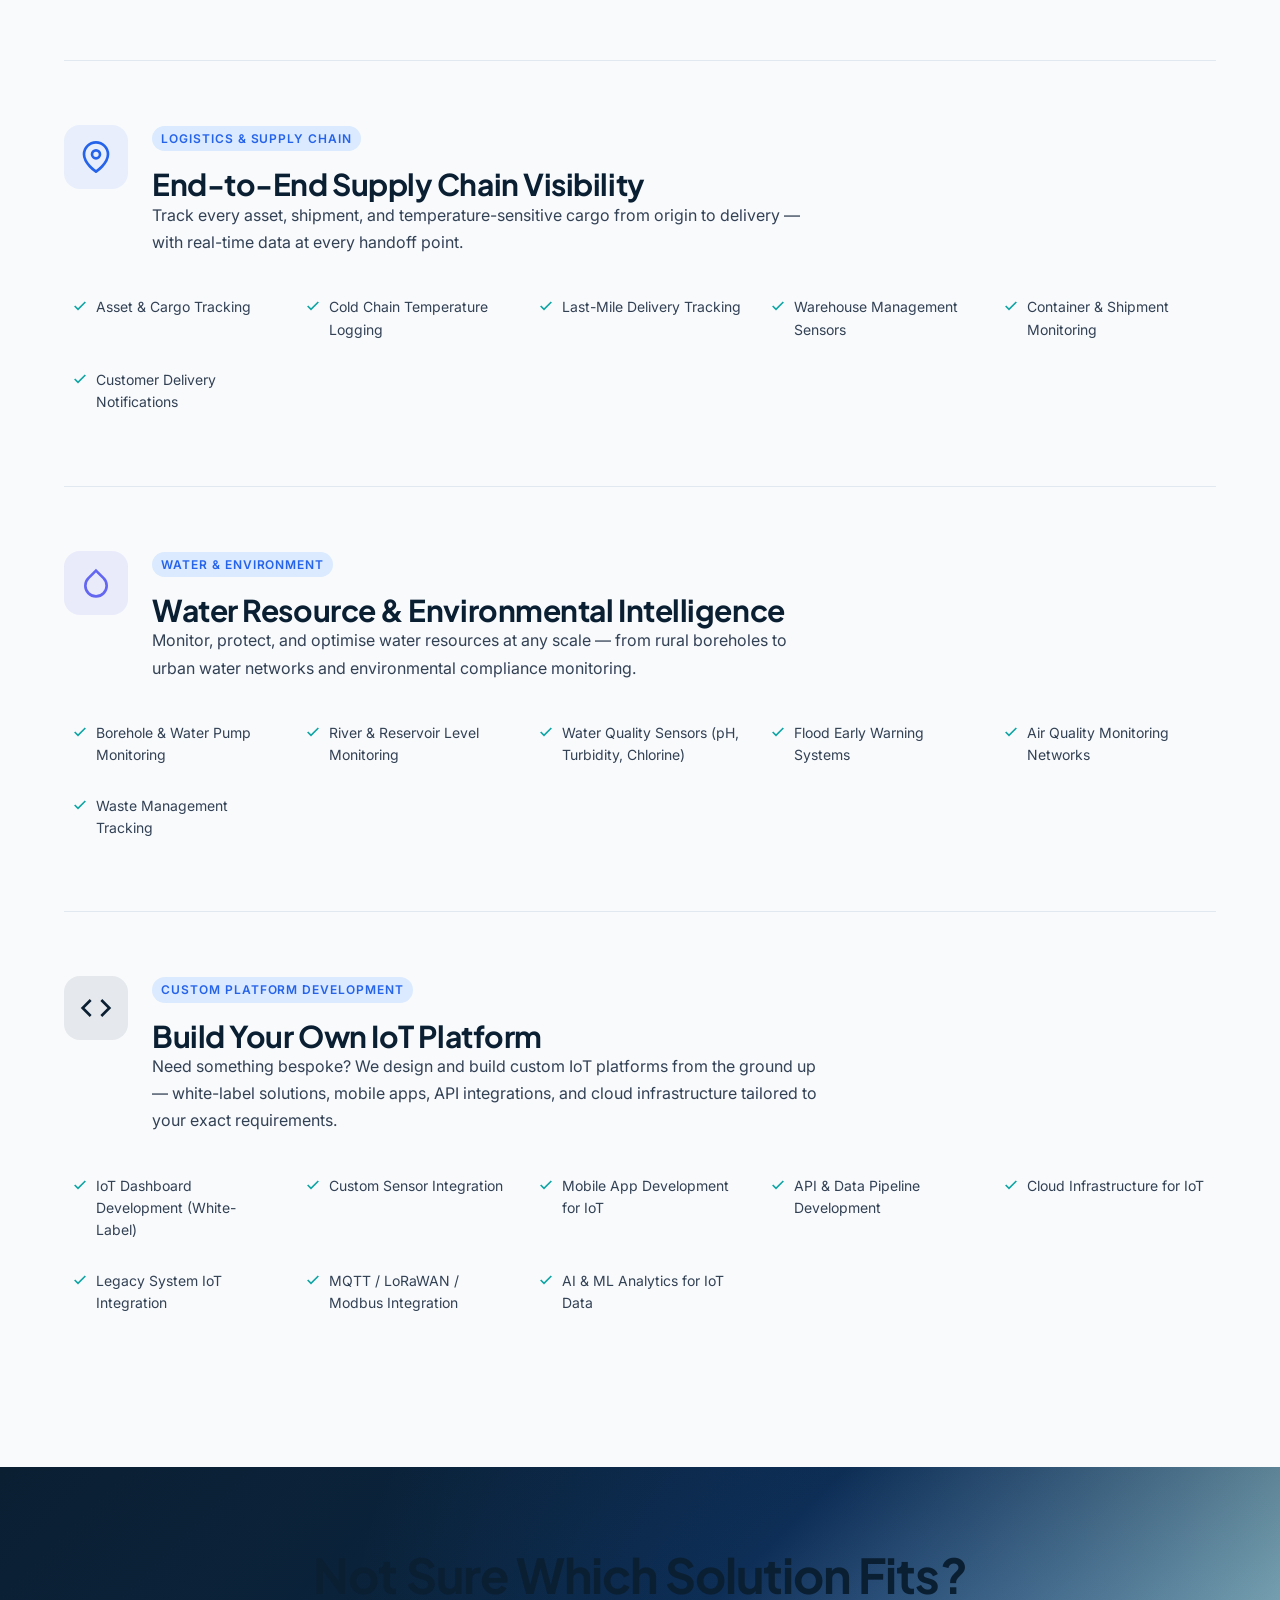
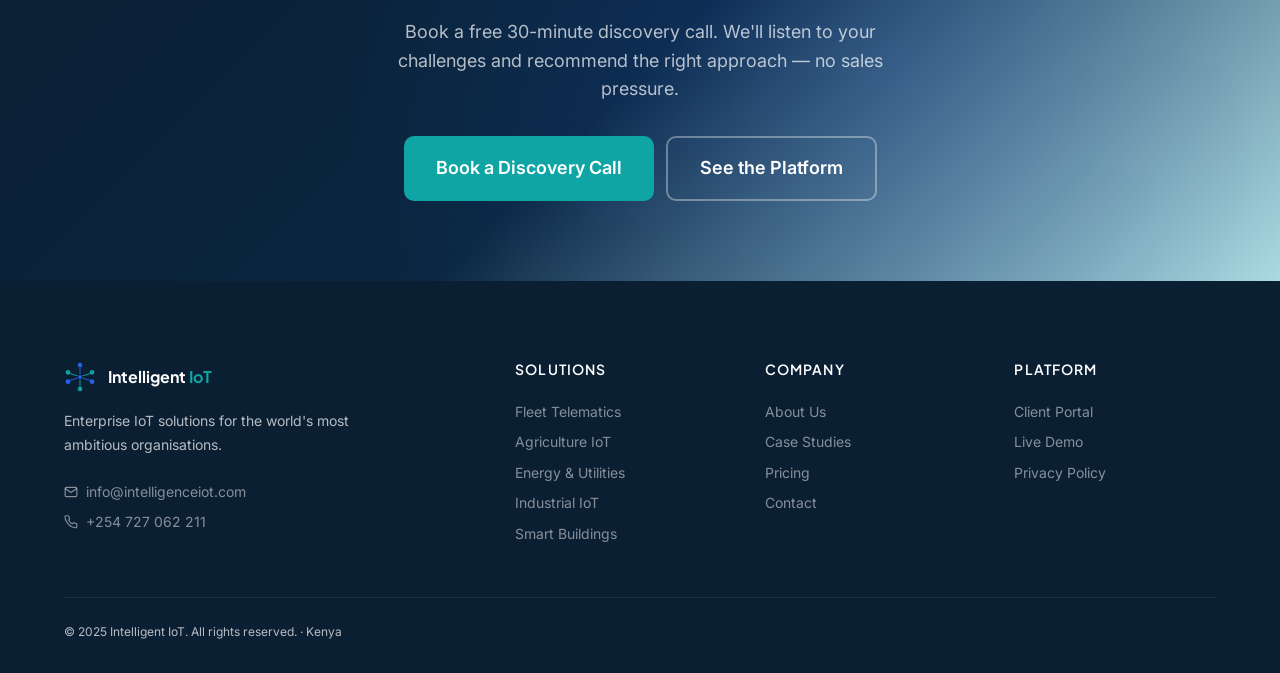
<file: services.html>
<!DOCTYPE html>
<html lang="en" data-theme="light">
<head>
  <meta charset="UTF-8">
  <meta name="viewport" content="width=device-width,initial-scale=1">
  <title>IoT Services — Intelligent IoT</title>
  <meta name="description" content="Comprehensive enterprise IoT services — fleet telematics, agriculture, energy, industrial, smart buildings, healthcare, logistics, water, and custom platform development.">
  <link rel="icon" type="image/svg+xml" href="assets/images/logo.svg">
  <link rel="preconnect" href="https://fonts.googleapis.com">
  <link rel="preconnect" href="https://fonts.gstatic.com" crossorigin>
  <link href="https://fonts.googleapis.com/css2?family=Inter:wght@400;500;600&family=Plus+Jakarta+Sans:wght@600;700;800&display=swap" rel="stylesheet">
  <link rel="stylesheet" href="assets/css/style.css">
  <style>
    .service-section{padding:var(--s16) 0;border-bottom:1px solid var(--border)}
    .service-section:last-child{border-bottom:none}
    .service-section__header{display:flex;align-items:flex-start;gap:var(--s6);margin-bottom:var(--s8)}
    .service-section__icon{width:64px;height:64px;border-radius:var(--radius-lg);flex-shrink:0;
      display:flex;align-items:center;justify-content:center}
    .feature-list{display:grid;grid-template-columns:repeat(auto-fill,minmax(220px,1fr));gap:var(--s3)}
    .feature-item{display:flex;align-items:flex-start;gap:var(--s2);font-size:var(--f-sm);color:var(--text-2);padding:var(--s2)}
    .feature-item svg{width:16px;height:16px;color:var(--teal);flex-shrink:0;margin-top:2px}
  </style>
</head>
<body>
<nav class="nav" id="main-nav">
  <div class="container">
    <div class="nav__inner">
      <a href="index.html" class="nav__logo"><img src="assets/images/logo.svg" alt="Intelligent IoT" width="36" height="36"><span class="nav__logo-text">Intelligent <span>IoT</span></span></a>
      <div class="nav__links">
        <a href="services.html" class="nav__link">Services</a>
        <a href="case-studies.html" class="nav__link">Case Studies</a>
        <a href="pricing.html" class="nav__link">Pricing</a>
        <a href="about.html" class="nav__link">About</a>
        <a href="blog.html" class="nav__link">Insights</a>
        <a href="contact.html" class="nav__link">Contact</a>
      </div>
      <div class="nav__actions">
        <a href="http://84.247.133.39:5173" target="_blank" rel="noopener" class="nav__portal">Client Portal</a>
        <a href="demo.html" class="nav__cta">Request Demo</a>
        <button class="nav__theme" id="theme-toggle" aria-label="Toggle dark mode"></button>
        <button class="nav__hamburger" id="nav-hamburger" aria-label="Open menu"><span></span><span></span><span></span></button>
      </div>
    </div>
  </div>
</nav>
<div class="nav__mobile" id="nav-mobile"><button class="nav__close" id="nav-close">✕</button><a href="services.html" class="nav__mobile-link">Services</a><a href="case-studies.html" class="nav__mobile-link">Case Studies</a><a href="pricing.html" class="nav__mobile-link">Pricing</a><a href="about.html" class="nav__mobile-link">About</a><a href="blog.html" class="nav__mobile-link">Insights</a><a href="contact.html" class="nav__mobile-link">Contact</a><a href="demo.html" class="btn btn--primary mt-6">Request Demo →</a></div>

<header class="page-hero">
  <div class="container">
    <nav class="breadcrumb" aria-label="Breadcrumb"><a href="index.html">Home</a><span>›</span><span style="color:rgba(255,255,255,.9)">Services</span></nav>
    <span class="tag">9 Service Areas</span>
    <h1 class="h1" style="max-width:700px;margin:var(--s4) auto">IoT Solutions for Every Industry</h1>
    <p>From sensor to dashboard — we design, deploy, and manage complete IoT systems that deliver measurable results across every sector.</p>
  </div>
</header>

<!-- QUICK JUMP NAV -->
<div style="background:var(--surface);border-bottom:1px solid var(--border);padding:var(--s4) 0;position:sticky;top:64px;z-index:100">
  <div class="container" style="overflow-x:auto;white-space:nowrap">
    <div style="display:inline-flex;gap:var(--s2)">
      <a href="#fleet" class="btn btn--sm btn--outline-blue">Fleet</a>
      <a href="#agriculture" class="btn btn--sm btn--outline-blue">Agriculture</a>
      <a href="#energy" class="btn btn--sm btn--outline-blue">Energy</a>
      <a href="#industrial" class="btn btn--sm btn--outline-blue">Industrial</a>
      <a href="#buildings" class="btn btn--sm btn--outline-blue">Buildings</a>
      <a href="#healthcare" class="btn btn--sm btn--outline-blue">Healthcare</a>
      <a href="#logistics" class="btn btn--sm btn--outline-blue">Logistics</a>
      <a href="#water" class="btn btn--sm btn--outline-blue">Water</a>
      <a href="#platform" class="btn btn--sm btn--outline-blue">Custom Dev</a>
    </div>
  </div>
</div>

<section>
  <div class="container">

    <div class="service-section reveal" id="fleet">
      <div class="service-section__header">
        <div class="service-section__icon" style="background:rgba(37,99,235,.1)"><svg xmlns="http://www.w3.org/2000/svg" width="32" height="32" viewBox="0 0 24 24" fill="none" stroke="#2563EB" stroke-width="2"><rect x="1" y="3" width="15" height="13"/><polygon points="16 8 20 8 23 11 23 16 16 16 16 8"/><circle cx="5.5" cy="18.5" r="2.5"/><circle cx="18.5" cy="18.5" r="2.5"/></svg></div>
        <div>
          <span class="tag">Telematics &amp; Fleet</span>
          <h2 class="h3">Complete Fleet Intelligence</h2>
          <p style="color:var(--text-2);line-height:1.7;max-width:680px">Real-time visibility, cost reduction, and safety improvement for fleets from 5 to 5,000 vehicles — trucks, buses, motorcycles, EVs, and specialised equipment.</p>
        </div>
      </div>
      <div class="feature-list">
        <div class="feature-item"><svg xmlns="http://www.w3.org/2000/svg" viewBox="0 0 24 24" fill="none" stroke="currentColor" stroke-width="2.5"><polyline points="20 6 9 17 4 12"/></svg>Enterprise EV Fleet Telematics</div>
        <div class="feature-item"><svg xmlns="http://www.w3.org/2000/svg" viewBox="0 0 24 24" fill="none" stroke="currentColor" stroke-width="2.5"><polyline points="20 6 9 17 4 12"/></svg>Real-time GPS Vehicle Tracking</div>
        <div class="feature-item"><svg xmlns="http://www.w3.org/2000/svg" viewBox="0 0 24 24" fill="none" stroke="currentColor" stroke-width="2.5"><polyline points="20 6 9 17 4 12"/></svg>Driver Behaviour Monitoring &amp; Scoring</div>
        <div class="feature-item"><svg xmlns="http://www.w3.org/2000/svg" viewBox="0 0 24 24" fill="none" stroke="currentColor" stroke-width="2.5"><polyline points="20 6 9 17 4 12"/></svg>Fuel Consumption &amp; Anomaly Detection</div>
        <div class="feature-item"><svg xmlns="http://www.w3.org/2000/svg" viewBox="0 0 24 24" fill="none" stroke="currentColor" stroke-width="2.5"><polyline points="20 6 9 17 4 12"/></svg>Predictive Maintenance Alerts</div>
        <div class="feature-item"><svg xmlns="http://www.w3.org/2000/svg" viewBox="0 0 24 24" fill="none" stroke="currentColor" stroke-width="2.5"><polyline points="20 6 9 17 4 12"/></svg>Fleet Operations Dashboard</div>
        <div class="feature-item"><svg xmlns="http://www.w3.org/2000/svg" viewBox="0 0 24 24" fill="none" stroke="currentColor" stroke-width="2.5"><polyline points="20 6 9 17 4 12"/></svg>Geofencing &amp; Route Compliance</div>
        <div class="feature-item"><svg xmlns="http://www.w3.org/2000/svg" viewBox="0 0 24 24" fill="none" stroke="currentColor" stroke-width="2.5"><polyline points="20 6 9 17 4 12"/></svg>Mobile App for Drivers &amp; Managers</div>
      </div>
    </div>

    <div class="service-section reveal" id="agriculture">
      <div class="service-section__header">
        <div class="service-section__icon" style="background:rgba(5,150,105,.1)"><svg xmlns="http://www.w3.org/2000/svg" width="32" height="32" viewBox="0 0 24 24" fill="none" stroke="#059669" stroke-width="2"><path d="M12 22V12m0 0C12 7 7 4 2 4c0 5 3 9 10 8m0 0c0-5 5-8 10-8-1 5-4 9-10 8"/></svg></div>
        <div>
          <span class="tag">Agriculture IoT</span>
          <h2 class="h3">Precision Agriculture, Globally Deployed</h2>
          <p style="color:var(--text-2);line-height:1.7;max-width:680px">Data-driven farming solutions for tea, coffee, horticulture, grains, and livestock — proven across diverse field conditions, connectivity environments, and climates worldwide.</p>
        </div>
      </div>
      <div class="feature-list">
        <div class="feature-item"><svg xmlns="http://www.w3.org/2000/svg" viewBox="0 0 24 24" fill="none" stroke="currentColor" stroke-width="2.5"><polyline points="20 6 9 17 4 12"/></svg>Soil Moisture &amp; Nutrient Sensors</div>
        <div class="feature-item"><svg xmlns="http://www.w3.org/2000/svg" viewBox="0 0 24 24" fill="none" stroke="currentColor" stroke-width="2.5"><polyline points="20 6 9 17 4 12"/></svg>Automated Weather Station Networks</div>
        <div class="feature-item"><svg xmlns="http://www.w3.org/2000/svg" viewBox="0 0 24 24" fill="none" stroke="currentColor" stroke-width="2.5"><polyline points="20 6 9 17 4 12"/></svg>Irrigation Automation &amp; Scheduling</div>
        <div class="feature-item"><svg xmlns="http://www.w3.org/2000/svg" viewBox="0 0 24 24" fill="none" stroke="currentColor" stroke-width="2.5"><polyline points="20 6 9 17 4 12"/></svg>Livestock Tracking &amp; Health Monitoring</div>
        <div class="feature-item"><svg xmlns="http://www.w3.org/2000/svg" viewBox="0 0 24 24" fill="none" stroke="currentColor" stroke-width="2.5"><polyline points="20 6 9 17 4 12"/></svg>Cold Chain Monitoring for Produce</div>
        <div class="feature-item"><svg xmlns="http://www.w3.org/2000/svg" viewBox="0 0 24 24" fill="none" stroke="currentColor" stroke-width="2.5"><polyline points="20 6 9 17 4 12"/></svg>Crop Disease Early Warning Systems</div>
        <div class="feature-item"><svg xmlns="http://www.w3.org/2000/svg" viewBox="0 0 24 24" fill="none" stroke="currentColor" stroke-width="2.5"><polyline points="20 6 9 17 4 12"/></svg>Precision Farming Dashboards</div>
        <div class="feature-item"><svg xmlns="http://www.w3.org/2000/svg" viewBox="0 0 24 24" fill="none" stroke="currentColor" stroke-width="2.5"><polyline points="20 6 9 17 4 12"/></svg>Crop Yield Analytics &amp; Forecasting</div>
      </div>
    </div>

    <div class="service-section reveal" id="energy">
      <div class="service-section__header">
        <div class="service-section__icon" style="background:rgba(245,158,11,.1)"><svg xmlns="http://www.w3.org/2000/svg" width="32" height="32" viewBox="0 0 24 24" fill="none" stroke="#D97706" stroke-width="2"><polygon points="13 2 3 14 12 14 11 22 21 10 12 10 13 2"/></svg></div>
        <div>
          <span class="tag">Energy &amp; Utilities</span>
          <h2 class="h3">Smart Energy Management</h2>
          <p style="color:var(--text-2);line-height:1.7;max-width:680px">Cut energy costs, improve reliability, and gain complete visibility across your electricity, solar, and water infrastructure — from single sites to multi-utility networks.</p>
        </div>
      </div>
      <div class="feature-list">
        <div class="feature-item"><svg xmlns="http://www.w3.org/2000/svg" viewBox="0 0 24 24" fill="none" stroke="currentColor" stroke-width="2.5"><polyline points="20 6 9 17 4 12"/></svg>Smart Electricity Metering (Prepaid)</div>
        <div class="feature-item"><svg xmlns="http://www.w3.org/2000/svg" viewBox="0 0 24 24" fill="none" stroke="currentColor" stroke-width="2.5"><polyline points="20 6 9 17 4 12"/></svg>Solar System Monitoring &amp; Fault Detection</div>
        <div class="feature-item"><svg xmlns="http://www.w3.org/2000/svg" viewBox="0 0 24 24" fill="none" stroke="currentColor" stroke-width="2.5"><polyline points="20 6 9 17 4 12"/></svg>Generator Remote Monitoring &amp; Auto-Switching</div>
        <div class="feature-item"><svg xmlns="http://www.w3.org/2000/svg" viewBox="0 0 24 24" fill="none" stroke="currentColor" stroke-width="2.5"><polyline points="20 6 9 17 4 12"/></svg>Mini-Grid Management Platforms</div>
        <div class="feature-item"><svg xmlns="http://www.w3.org/2000/svg" viewBox="0 0 24 24" fill="none" stroke="currentColor" stroke-width="2.5"><polyline points="20 6 9 17 4 12"/></svg>Water Flow &amp; Quality Monitoring</div>
        <div class="feature-item"><svg xmlns="http://www.w3.org/2000/svg" viewBox="0 0 24 24" fill="none" stroke="currentColor" stroke-width="2.5"><polyline points="20 6 9 17 4 12"/></svg>Energy Consumption Analytics</div>
        <div class="feature-item"><svg xmlns="http://www.w3.org/2000/svg" viewBox="0 0 24 24" fill="none" stroke="currentColor" stroke-width="2.5"><polyline points="20 6 9 17 4 12"/></svg>Battery Bank Monitoring (BESS)</div>
        <div class="feature-item"><svg xmlns="http://www.w3.org/2000/svg" viewBox="0 0 24 24" fill="none" stroke="currentColor" stroke-width="2.5"><polyline points="20 6 9 17 4 12"/></svg>SCADA Integration</div>
      </div>
    </div>

    <div class="service-section reveal" id="industrial">
      <div class="service-section__header">
        <div class="service-section__icon" style="background:rgba(100,116,139,.1)"><svg xmlns="http://www.w3.org/2000/svg" width="32" height="32" viewBox="0 0 24 24" fill="none" stroke="#475569" stroke-width="2"><rect x="2" y="7" width="20" height="14" rx="2"/><path d="M16 21V5a2 2 0 0 0-2-2h-4a2 2 0 0 0-2 2v16"/></svg></div>
        <div>
          <span class="tag">Industrial &amp; Manufacturing</span>
          <h2 class="h3">Industry 4.0 for Modern Manufacturing</h2>
          <p style="color:var(--text-2);line-height:1.7;max-width:680px">Connect your factory floor to the cloud — monitor machine health, prevent breakdowns, track production, and meet environmental compliance requirements with real-time IoT data.</p>
        </div>
      </div>
      <div class="feature-list">
        <div class="feature-item"><svg xmlns="http://www.w3.org/2000/svg" viewBox="0 0 24 24" fill="none" stroke="currentColor" stroke-width="2.5"><polyline points="20 6 9 17 4 12"/></svg>Machine Health Monitoring (Vibration &amp; Temp)</div>
        <div class="feature-item"><svg xmlns="http://www.w3.org/2000/svg" viewBox="0 0 24 24" fill="none" stroke="currentColor" stroke-width="2.5"><polyline points="20 6 9 17 4 12"/></svg>Production Line Tracking &amp; OEE</div>
        <div class="feature-item"><svg xmlns="http://www.w3.org/2000/svg" viewBox="0 0 24 24" fill="none" stroke="currentColor" stroke-width="2.5"><polyline points="20 6 9 17 4 12"/></svg>Predictive Maintenance Systems</div>
        <div class="feature-item"><svg xmlns="http://www.w3.org/2000/svg" viewBox="0 0 24 24" fill="none" stroke="currentColor" stroke-width="2.5"><polyline points="20 6 9 17 4 12"/></svg>Asset Tracking in Factories &amp; Warehouses</div>
        <div class="feature-item"><svg xmlns="http://www.w3.org/2000/svg" viewBox="0 0 24 24" fill="none" stroke="currentColor" stroke-width="2.5"><polyline points="20 6 9 17 4 12"/></svg>Environmental Compliance (Emissions &amp; Waste)</div>
        <div class="feature-item"><svg xmlns="http://www.w3.org/2000/svg" viewBox="0 0 24 24" fill="none" stroke="currentColor" stroke-width="2.5"><polyline points="20 6 9 17 4 12"/></svg>Gas Detection &amp; Safety System Integration</div>
        <div class="feature-item"><svg xmlns="http://www.w3.org/2000/svg" viewBox="0 0 24 24" fill="none" stroke="currentColor" stroke-width="2.5"><polyline points="20 6 9 17 4 12"/></svg>MES Integration &amp; ERP Connectivity</div>
        <div class="feature-item"><svg xmlns="http://www.w3.org/2000/svg" viewBox="0 0 24 24" fill="none" stroke="currentColor" stroke-width="2.5"><polyline points="20 6 9 17 4 12"/></svg>Cold Storage &amp; Temperature Control</div>
      </div>
    </div>

    <div class="service-section reveal" id="buildings">
      <div class="service-section__header">
        <div class="service-section__icon" style="background:rgba(239,68,68,.1)"><svg xmlns="http://www.w3.org/2000/svg" width="32" height="32" viewBox="0 0 24 24" fill="none" stroke="#EF4444" stroke-width="2"><path d="M3 9l9-7 9 7v11a2 2 0 0 1-2 2H5a2 2 0 0 1-2-2z"/><polyline points="9 22 9 12 15 12 15 22"/></svg></div>
        <div>
          <span class="tag">Smart Buildings &amp; Facilities</span>
          <h2 class="h3">Intelligent Facilities Management</h2>
          <p style="color:var(--text-2);line-height:1.7;max-width:680px">Unify your building's security, HVAC, water, and energy systems into one dashboard — reducing costs and improving occupant experience.</p>
        </div>
      </div>
      <div class="feature-list">
        <div class="feature-item"><svg xmlns="http://www.w3.org/2000/svg" viewBox="0 0 24 24" fill="none" stroke="currentColor" stroke-width="2.5"><polyline points="20 6 9 17 4 12"/></svg>Access Control &amp; Security Systems</div>
        <div class="feature-item"><svg xmlns="http://www.w3.org/2000/svg" viewBox="0 0 24 24" fill="none" stroke="currentColor" stroke-width="2.5"><polyline points="20 6 9 17 4 12"/></svg>HVAC Monitoring &amp; Automation</div>
        <div class="feature-item"><svg xmlns="http://www.w3.org/2000/svg" viewBox="0 0 24 24" fill="none" stroke="currentColor" stroke-width="2.5"><polyline points="20 6 9 17 4 12"/></svg>Water Tank Level Monitoring &amp; Auto-Pump</div>
        <div class="feature-item"><svg xmlns="http://www.w3.org/2000/svg" viewBox="0 0 24 24" fill="none" stroke="currentColor" stroke-width="2.5"><polyline points="20 6 9 17 4 12"/></svg>Fire &amp; Smoke Detection Systems</div>
        <div class="feature-item"><svg xmlns="http://www.w3.org/2000/svg" viewBox="0 0 24 24" fill="none" stroke="currentColor" stroke-width="2.5"><polyline points="20 6 9 17 4 12"/></svg>Occupancy &amp; Space Utilisation Analytics</div>
        <div class="feature-item"><svg xmlns="http://www.w3.org/2000/svg" viewBox="0 0 24 24" fill="none" stroke="currentColor" stroke-width="2.5"><polyline points="20 6 9 17 4 12"/></svg>Remote Facility Management Dashboard</div>
        <div class="feature-item"><svg xmlns="http://www.w3.org/2000/svg" viewBox="0 0 24 24" fill="none" stroke="currentColor" stroke-width="2.5"><polyline points="20 6 9 17 4 12"/></svg>Energy Sub-Metering per Floor/Zone</div>
        <div class="feature-item"><svg xmlns="http://www.w3.org/2000/svg" viewBox="0 0 24 24" fill="none" stroke="currentColor" stroke-width="2.5"><polyline points="20 6 9 17 4 12"/></svg>Lift &amp; Escalator Monitoring</div>
      </div>
    </div>

    <div class="service-section reveal" id="healthcare">
      <div class="service-section__header">
        <div class="service-section__icon" style="background:rgba(14,165,164,.1)"><svg xmlns="http://www.w3.org/2000/svg" width="32" height="32" viewBox="0 0 24 24" fill="none" stroke="#0EA5A4" stroke-width="2"><path d="M22 12h-4l-3 9L9 3l-3 9H2"/></svg></div>
        <div>
          <span class="tag">Healthcare IoT</span>
          <h2 class="h3">Critical Healthcare Monitoring</h2>
          <p style="color:var(--text-2);line-height:1.7;max-width:680px">Protecting lives through real-time monitoring of medical cold chains, facility conditions, and equipment — compliant with WHO and national health authority standards.</p>
        </div>
      </div>
      <div class="feature-list">
        <div class="feature-item"><svg xmlns="http://www.w3.org/2000/svg" viewBox="0 0 24 24" fill="none" stroke="currentColor" stroke-width="2.5"><polyline points="20 6 9 17 4 12"/></svg>Cold Chain Monitoring for Vaccines &amp; Medicines</div>
        <div class="feature-item"><svg xmlns="http://www.w3.org/2000/svg" viewBox="0 0 24 24" fill="none" stroke="currentColor" stroke-width="2.5"><polyline points="20 6 9 17 4 12"/></svg>Medical Equipment Tracking</div>
        <div class="feature-item"><svg xmlns="http://www.w3.org/2000/svg" viewBox="0 0 24 24" fill="none" stroke="currentColor" stroke-width="2.5"><polyline points="20 6 9 17 4 12"/></svg>Patient Environment Monitoring (Temp &amp; Humidity)</div>
        <div class="feature-item"><svg xmlns="http://www.w3.org/2000/svg" viewBox="0 0 24 24" fill="none" stroke="currentColor" stroke-width="2.5"><polyline points="20 6 9 17 4 12"/></svg>Pharmacy Refrigeration Alerts</div>
        <div class="feature-item"><svg xmlns="http://www.w3.org/2000/svg" viewBox="0 0 24 24" fill="none" stroke="currentColor" stroke-width="2.5"><polyline points="20 6 9 17 4 12"/></svg>Remote Health Facility Monitoring</div>
        <div class="feature-item"><svg xmlns="http://www.w3.org/2000/svg" viewBox="0 0 24 24" fill="none" stroke="currentColor" stroke-width="2.5"><polyline points="20 6 9 17 4 12"/></svg>WHO-Compliant Temperature Logging &amp; Reports</div>
      </div>
    </div>

    <div class="service-section reveal" id="logistics">
      <div class="service-section__header">
        <div class="service-section__icon" style="background:rgba(37,99,235,.08)"><svg xmlns="http://www.w3.org/2000/svg" width="32" height="32" viewBox="0 0 24 24" fill="none" stroke="#2563EB" stroke-width="2"><path d="M21 10c0 7-9 13-9 13s-9-6-9-13a9 9 0 0 1 18 0z"/><circle cx="12" cy="10" r="3"/></svg></div>
        <div>
          <span class="tag">Logistics &amp; Supply Chain</span>
          <h2 class="h3">End-to-End Supply Chain Visibility</h2>
          <p style="color:var(--text-2);line-height:1.7;max-width:680px">Track every asset, shipment, and temperature-sensitive cargo from origin to delivery — with real-time data at every handoff point.</p>
        </div>
      </div>
      <div class="feature-list">
        <div class="feature-item"><svg xmlns="http://www.w3.org/2000/svg" viewBox="0 0 24 24" fill="none" stroke="currentColor" stroke-width="2.5"><polyline points="20 6 9 17 4 12"/></svg>Asset &amp; Cargo Tracking</div>
        <div class="feature-item"><svg xmlns="http://www.w3.org/2000/svg" viewBox="0 0 24 24" fill="none" stroke="currentColor" stroke-width="2.5"><polyline points="20 6 9 17 4 12"/></svg>Cold Chain Temperature Logging</div>
        <div class="feature-item"><svg xmlns="http://www.w3.org/2000/svg" viewBox="0 0 24 24" fill="none" stroke="currentColor" stroke-width="2.5"><polyline points="20 6 9 17 4 12"/></svg>Last-Mile Delivery Tracking</div>
        <div class="feature-item"><svg xmlns="http://www.w3.org/2000/svg" viewBox="0 0 24 24" fill="none" stroke="currentColor" stroke-width="2.5"><polyline points="20 6 9 17 4 12"/></svg>Warehouse Management Sensors</div>
        <div class="feature-item"><svg xmlns="http://www.w3.org/2000/svg" viewBox="0 0 24 24" fill="none" stroke="currentColor" stroke-width="2.5"><polyline points="20 6 9 17 4 12"/></svg>Container &amp; Shipment Monitoring</div>
        <div class="feature-item"><svg xmlns="http://www.w3.org/2000/svg" viewBox="0 0 24 24" fill="none" stroke="currentColor" stroke-width="2.5"><polyline points="20 6 9 17 4 12"/></svg>Customer Delivery Notifications</div>
      </div>
    </div>

    <div class="service-section reveal" id="water">
      <div class="service-section__header">
        <div class="service-section__icon" style="background:rgba(99,102,241,.1)"><svg xmlns="http://www.w3.org/2000/svg" width="32" height="32" viewBox="0 0 24 24" fill="none" stroke="#6366F1" stroke-width="2"><path d="M12 2.69l5.66 5.66a8 8 0 1 1-11.31 0z"/></svg></div>
        <div>
          <span class="tag">Water &amp; Environment</span>
          <h2 class="h3">Water Resource &amp; Environmental Intelligence</h2>
          <p style="color:var(--text-2);line-height:1.7;max-width:680px">Monitor, protect, and optimise water resources at any scale — from rural boreholes to urban water networks and environmental compliance monitoring.</p>
        </div>
      </div>
      <div class="feature-list">
        <div class="feature-item"><svg xmlns="http://www.w3.org/2000/svg" viewBox="0 0 24 24" fill="none" stroke="currentColor" stroke-width="2.5"><polyline points="20 6 9 17 4 12"/></svg>Borehole &amp; Water Pump Monitoring</div>
        <div class="feature-item"><svg xmlns="http://www.w3.org/2000/svg" viewBox="0 0 24 24" fill="none" stroke="currentColor" stroke-width="2.5"><polyline points="20 6 9 17 4 12"/></svg>River &amp; Reservoir Level Monitoring</div>
        <div class="feature-item"><svg xmlns="http://www.w3.org/2000/svg" viewBox="0 0 24 24" fill="none" stroke="currentColor" stroke-width="2.5"><polyline points="20 6 9 17 4 12"/></svg>Water Quality Sensors (pH, Turbidity, Chlorine)</div>
        <div class="feature-item"><svg xmlns="http://www.w3.org/2000/svg" viewBox="0 0 24 24" fill="none" stroke="currentColor" stroke-width="2.5"><polyline points="20 6 9 17 4 12"/></svg>Flood Early Warning Systems</div>
        <div class="feature-item"><svg xmlns="http://www.w3.org/2000/svg" viewBox="0 0 24 24" fill="none" stroke="currentColor" stroke-width="2.5"><polyline points="20 6 9 17 4 12"/></svg>Air Quality Monitoring Networks</div>
        <div class="feature-item"><svg xmlns="http://www.w3.org/2000/svg" viewBox="0 0 24 24" fill="none" stroke="currentColor" stroke-width="2.5"><polyline points="20 6 9 17 4 12"/></svg>Waste Management Tracking</div>
      </div>
    </div>

    <div class="service-section reveal" id="platform">
      <div class="service-section__header">
        <div class="service-section__icon" style="background:rgba(11,31,51,.08)"><svg xmlns="http://www.w3.org/2000/svg" width="32" height="32" viewBox="0 0 24 24" fill="none" stroke="#0B1F33" stroke-width="2"><polyline points="16 18 22 12 16 6"/><polyline points="8 6 2 12 8 18"/></svg></div>
        <div>
          <span class="tag">Custom Platform Development</span>
          <h2 class="h3">Build Your Own IoT Platform</h2>
          <p style="color:var(--text-2);line-height:1.7;max-width:680px">Need something bespoke? We design and build custom IoT platforms from the ground up — white-label solutions, mobile apps, API integrations, and cloud infrastructure tailored to your exact requirements.</p>
        </div>
      </div>
      <div class="feature-list">
        <div class="feature-item"><svg xmlns="http://www.w3.org/2000/svg" viewBox="0 0 24 24" fill="none" stroke="currentColor" stroke-width="2.5"><polyline points="20 6 9 17 4 12"/></svg>IoT Dashboard Development (White-Label)</div>
        <div class="feature-item"><svg xmlns="http://www.w3.org/2000/svg" viewBox="0 0 24 24" fill="none" stroke="currentColor" stroke-width="2.5"><polyline points="20 6 9 17 4 12"/></svg>Custom Sensor Integration</div>
        <div class="feature-item"><svg xmlns="http://www.w3.org/2000/svg" viewBox="0 0 24 24" fill="none" stroke="currentColor" stroke-width="2.5"><polyline points="20 6 9 17 4 12"/></svg>Mobile App Development for IoT</div>
        <div class="feature-item"><svg xmlns="http://www.w3.org/2000/svg" viewBox="0 0 24 24" fill="none" stroke="currentColor" stroke-width="2.5"><polyline points="20 6 9 17 4 12"/></svg>API &amp; Data Pipeline Development</div>
        <div class="feature-item"><svg xmlns="http://www.w3.org/2000/svg" viewBox="0 0 24 24" fill="none" stroke="currentColor" stroke-width="2.5"><polyline points="20 6 9 17 4 12"/></svg>Cloud Infrastructure for IoT</div>
        <div class="feature-item"><svg xmlns="http://www.w3.org/2000/svg" viewBox="0 0 24 24" fill="none" stroke="currentColor" stroke-width="2.5"><polyline points="20 6 9 17 4 12"/></svg>Legacy System IoT Integration</div>
        <div class="feature-item"><svg xmlns="http://www.w3.org/2000/svg" viewBox="0 0 24 24" fill="none" stroke="currentColor" stroke-width="2.5"><polyline points="20 6 9 17 4 12"/></svg>MQTT / LoRaWAN / Modbus Integration</div>
        <div class="feature-item"><svg xmlns="http://www.w3.org/2000/svg" viewBox="0 0 24 24" fill="none" stroke="currentColor" stroke-width="2.5"><polyline points="20 6 9 17 4 12"/></svg>AI &amp; ML Analytics for IoT Data</div>
      </div>
    </div>

  </div>
</section>

<section class="cta-band">
  <div class="container">
    <h2>Not Sure Which Solution Fits?</h2>
    <p>Book a free 30-minute discovery call. We'll listen to your challenges and recommend the right approach — no sales pressure.</p>
    <div class="cta-band__actions">
      <a href="contact.html" class="btn btn--teal btn--lg">Book a Discovery Call</a>
      <a href="demo.html" class="btn btn--outline btn--lg">See the Platform</a>
    </div>
  </div>
</section>

<footer class="footer">
  <div class="container">
    <div class="footer__grid">
      <div class="footer__brand"><a href="index.html" class="footer__logo"><img src="assets/images/logo.svg" alt="" width="32" height="32" aria-hidden="true"><span class="footer__logo-text">Intelligent <span>IoT</span></span></a><p class="footer__desc">Enterprise IoT solutions for the world's most ambitious organisations.</p><div class="footer__contact"><a href="mailto:info@intelligenceiot.com"><svg xmlns="http://www.w3.org/2000/svg" viewBox="0 0 24 24" fill="none" stroke="currentColor" stroke-width="2"><path d="M4 4h16c1.1 0 2 .9 2 2v12c0 1.1-.9 2-2 2H4c-1.1 0-2-.9-2-2V6c0-1.1.9-2 2-2z"/><polyline points="22,6 12,13 2,6"/></svg>info@intelligenceiot.com</a><a href="tel:+254727062211"><svg xmlns="http://www.w3.org/2000/svg" viewBox="0 0 24 24" fill="none" stroke="currentColor" stroke-width="2"><path d="M22 16.92v3a2 2 0 0 1-2.18 2 19.79 19.79 0 0 1-8.63-3.07A19.5 19.5 0 0 1 4.69 12 19.79 19.79 0 0 1 1.61 3.48 2 2 0 0 1 3.58 1.27h3a2 2 0 0 1 2 1.72c.13.96.36 1.9.7 2.81a2 2 0 0 1-.45 2.11L7.91 9.09A16 16 0 0 0 14 15.15l1.18-1.18a2 2 0 0 1 2.11-.45c.91.34 1.85.57 2.81.7A2 2 0 0 1 22 16.92z"/></svg>+254 727 062 211</a></div></div>
      <div><h4 class="footer__heading">Solutions</h4><a href="#fleet" class="footer__link">Fleet Telematics</a><a href="#agriculture" class="footer__link">Agriculture IoT</a><a href="#energy" class="footer__link">Energy &amp; Utilities</a><a href="#industrial" class="footer__link">Industrial IoT</a><a href="#buildings" class="footer__link">Smart Buildings</a></div>
      <div><h4 class="footer__heading">Company</h4><a href="about.html" class="footer__link">About Us</a><a href="case-studies.html" class="footer__link">Case Studies</a><a href="pricing.html" class="footer__link">Pricing</a><a href="contact.html" class="footer__link">Contact</a></div>
      <div><h4 class="footer__heading">Platform</h4><a href="http://84.247.133.39:5173" target="_blank" rel="noopener" class="footer__link">Client Portal</a><a href="demo.html" class="footer__link">Live Demo</a><a href="privacy.html" class="footer__link">Privacy Policy</a></div>
    </div>
    <div class="footer__bottom"><p class="footer__copy">© 2025 Intelligent IoT. All rights reserved. · Kenya</p></div>
  </div>
</footer>
<a href="https://wa.me/254727062211" class="whatsapp-btn" target="_blank" rel="noopener" aria-label="WhatsApp"><svg xmlns="http://www.w3.org/2000/svg" viewBox="0 0 24 24" fill="currentColor"><path d="M17.472 14.382c-.297-.149-1.758-.867-2.03-.967-.273-.099-.471-.148-.67.15-.197.297-.767.966-.94 1.164-.173.199-.347.223-.644.075-.297-.15-1.255-.463-2.39-1.475-.883-.788-1.48-1.761-1.653-2.059-.173-.297-.018-.458.13-.606.134-.133.298-.347.446-.52.149-.174.198-.298.298-.497.099-.198.05-.371-.025-.52-.075-.149-.669-1.612-.916-2.207-.242-.579-.487-.5-.669-.51-.173-.008-.371-.01-.57-.01-.198 0-.52.074-.792.372-.272.297-1.04 1.016-1.04 2.479 0 1.462 1.065 2.875 1.213 3.074.149.198 2.096 3.2 5.077 4.487.709.306 1.262.489 1.694.625.712.227 1.36.195 1.871.118.571-.085 1.758-.719 2.006-1.413.248-.694.248-1.289.173-1.413-.074-.124-.272-.198-.57-.347m-5.421 7.403h-.004a9.87 9.87 0 01-5.031-1.378l-.361-.214-3.741.982.998-3.648-.235-.374a9.86 9.86 0 01-1.51-5.26c.001-5.45 4.436-9.884 9.888-9.884 2.64 0 5.122 1.03 6.988 2.898a9.825 9.825 0 012.893 6.994c-.003 5.45-4.437 9.884-9.885 9.884m8.413-18.297A11.815 11.815 0 0012.05 0C5.495 0 .16 5.335.157 11.892c0 2.096.547 4.142 1.588 5.945L.057 24l6.305-1.654a11.882 11.882 0 005.683 1.448h.005c6.554 0 11.89-5.335 11.893-11.893a11.821 11.821 0 00-3.48-8.413z"/></svg></a>
<div class="cookie" id="cookie-banner"><div class="cookie__inner"><p>We use cookies. See our <a href="privacy.html">Privacy Policy</a>.</p><div class="cookie__actions"><button class="cookie__accept" id="cookie-accept">Accept</button><button class="cookie__decline" id="cookie-decline">Decline</button></div></div></div>
<script src="assets/js/main.js"></script>
</body>
</html>
</file>
<file: assets/css/style.css>
/* ============================================================
   INTELLIGENT IoT  —  Design System
   Enterprise IoT Solutions · East Africa
   ============================================================ */

/* ── 1. TOKENS ─────────────────────────────────────────────── */
:root {
  --navy:       #0B1F33;
  --blue:       #2563EB;
  --blue-dark:  #1D4ED8;
  --blue-light: #DBEAFE;
  --teal:       #0EA5A4;
  --teal-dark:  #0C8A89;
  --teal-light: #CCFBF1;
  --slate:      #334155;
  --muted:      #64748B;
  --border-col: #E2E8F0;

  /* semantic */
  --bg:         #F8FAFC;
  --surface:    #FFFFFF;
  --card:       #FFFFFF;
  --text:       #0B1F33;
  --text-2:     #334155;
  --text-3:     #64748B;
  --border:     #E2E8F0;
  --shadow:     0 2px 12px rgba(11,31,51,.08);
  --shadow-lg:  0 8px 40px rgba(11,31,51,.12);
  --radius:     10px;
  --radius-lg:  16px;
  --radius-xl:  24px;
  --t:          .22s ease;

  /* spacing scale */
  --s1:.25rem; --s2:.5rem; --s3:.75rem; --s4:1rem;
  --s5:1.25rem; --s6:1.5rem; --s8:2rem; --s10:2.5rem;
  --s12:3rem; --s16:4rem; --s20:5rem; --s24:6rem;

  /* type scale */
  --f-xs:.75rem; --f-sm:.875rem; --f-base:1rem;
  --f-lg:1.125rem; --f-xl:1.25rem; --f-2xl:1.5rem;
  --f-3xl:1.875rem; --f-4xl:2.25rem; --f-5xl:3rem;
  --f-6xl:3.75rem;

  --font-body:'Inter',system-ui,sans-serif;
  --font-display:'Plus Jakarta Sans',system-ui,sans-serif;
}

[data-theme="dark"] {
  --bg:       #070F1A;
  --surface:  #0D1B2A;
  --card:     #0F2035;
  --text:     #F1F5F9;
  --text-2:   #CBD5E1;
  --text-3:   #94A3B8;
  --border:   #1E3347;
  --shadow:   0 2px 12px rgba(0,0,0,.35);
  --shadow-lg:0 8px 40px rgba(0,0,0,.45);
}

/* ── 2. RESET ───────────────────────────────────────────────── */
*,*::before,*::after{box-sizing:border-box;margin:0;padding:0}
html{scroll-behavior:smooth;font-size:16px;-webkit-text-size-adjust:100%}
body{font-family:var(--font-body);background:var(--bg);color:var(--text);
  line-height:1.6;transition:background var(--t),color var(--t);overflow-x:hidden}
img,video,svg{display:block;max-width:100%}
a{color:inherit;text-decoration:none}
ul,ol{list-style:none}
button{cursor:pointer;border:none;background:none;font:inherit}
input,textarea,select{font:inherit}
h1,h2,h3,h4,h5,h6{font-family:var(--font-display);font-weight:700;
  line-height:1.15;color:var(--text)}

/* ── 3. TYPOGRAPHY ──────────────────────────────────────────── */
.display{font-size:clamp(2.5rem,6vw,var(--f-6xl));letter-spacing:-0.03em;line-height:1.05}
.h1{font-size:clamp(2rem,4.5vw,var(--f-5xl));letter-spacing:-0.025em}
.h2{font-size:clamp(1.6rem,3vw,var(--f-4xl));letter-spacing:-0.02em}
.h3{font-size:clamp(1.25rem,2.5vw,var(--f-3xl));letter-spacing:-0.015em}
.h4{font-size:var(--f-xl);font-weight:600}
.lead{font-size:clamp(1rem,1.5vw,var(--f-xl));color:var(--text-2);line-height:1.7}
.caption{font-size:var(--f-sm);color:var(--text-3);letter-spacing:.02em}
.tag{display:inline-block;font-size:var(--f-xs);font-weight:600;
  letter-spacing:.08em;text-transform:uppercase;color:var(--blue);
  background:var(--blue-light);border-radius:99px;padding:.25em .75em;
  margin-bottom:var(--s4)}
[data-theme="dark"] .tag{background:rgba(37,99,235,.15)}

/* ── 4. LAYOUT ──────────────────────────────────────────────── */
.container{width:100%;max-width:1200px;margin-inline:auto;padding-inline:var(--s6)}
.container--wide{max-width:1400px}
.grid{display:grid;gap:var(--s6)}
.grid-2{grid-template-columns:repeat(2,1fr)}
.grid-3{grid-template-columns:repeat(3,1fr)}
.grid-4{grid-template-columns:repeat(4,1fr)}
.flex{display:flex;align-items:center;gap:var(--s4)}
.flex-col{flex-direction:column}
.flex-center{justify-content:center}
section{padding-block:var(--s20)}

/* ── 5. NAVIGATION ──────────────────────────────────────────── */
.nav{position:fixed;top:0;left:0;right:0;z-index:1000;
  padding:var(--s3) 0;transition:all .3s ease}
.nav.scrolled{background:rgba(255,255,255,.92);backdrop-filter:blur(16px);
  -webkit-backdrop-filter:blur(16px);
  box-shadow:0 1px 0 var(--border)}
[data-theme="dark"] .nav.scrolled{background:rgba(7,15,26,.92)}
.nav__inner{display:flex;align-items:center;justify-content:space-between;gap:var(--s6)}
.nav__logo{display:flex;align-items:center;gap:var(--s3);flex-shrink:0}
.nav__logo img{width:36px;height:36px}
.nav__logo-text{font-family:var(--font-display);font-weight:700;font-size:var(--f-lg);
  color:var(--text)}
.nav__logo-text span{color:var(--blue)}
.nav__links{display:flex;align-items:center;gap:var(--s1)}
.nav__link{padding:var(--s2) var(--s3);border-radius:var(--radius);
  font-size:var(--f-sm);font-weight:500;color:var(--text-2);
  transition:all var(--t)}
.nav__link:hover{color:var(--blue);background:var(--blue-light)}
[data-theme="dark"] .nav__link:hover{background:rgba(37,99,235,.12)}
.nav__actions{display:flex;align-items:center;gap:var(--s3)}
.nav__portal{font-size:var(--f-sm);font-weight:500;color:var(--text-2);
  padding:var(--s2) var(--s4);border:1.5px solid var(--border);
  border-radius:var(--radius);transition:all var(--t)}
.nav__portal:hover{border-color:var(--blue);color:var(--blue)}
.nav__cta{font-size:var(--f-sm);font-weight:600;color:#fff;
  background:var(--blue);padding:var(--s2) var(--s5);
  border-radius:var(--radius);transition:all var(--t)}
.nav__cta:hover{background:var(--blue-dark);transform:translateY(-1px)}
.nav__theme{width:36px;height:36px;border-radius:var(--radius);
  display:flex;align-items:center;justify-content:center;
  color:var(--text-3);border:1.5px solid var(--border);
  transition:all var(--t)}
.nav__theme:hover{color:var(--blue);border-color:var(--blue)}
.nav__hamburger{display:none;flex-direction:column;gap:5px;
  padding:var(--s2);border-radius:var(--radius)}
.nav__hamburger span{display:block;width:22px;height:2px;
  background:var(--text);border-radius:2px;transition:all .3s}
.nav__mobile{display:none;position:fixed;top:0;left:0;right:0;bottom:0;
  background:var(--bg);z-index:999;padding:var(--s20) var(--s6) var(--s6);
  flex-direction:column;gap:var(--s2)}
.nav__mobile.open{display:flex}
.nav__mobile-link{font-size:var(--f-xl);font-weight:600;color:var(--text);
  padding:var(--s4) 0;border-bottom:1px solid var(--border)}
.nav__close{position:absolute;top:var(--s4);right:var(--s6);
  font-size:var(--f-2xl);color:var(--text-3)}

/* ── 6. HERO ────────────────────────────────────────────────── */
.hero{position:relative;min-height:100vh;display:flex;align-items:center;
  overflow:hidden;background:var(--navy);padding-top:80px}
.hero__canvas{position:absolute;inset:0;width:100%;height:100%}
.hero__overlay{position:absolute;inset:0;
  background:linear-gradient(135deg,rgba(11,31,51,.97) 0%,rgba(11,31,51,.85) 50%,rgba(14,165,164,.15) 100%)}
.hero__content{position:relative;z-index:2;padding:var(--s20) 0}
.hero__tag{display:inline-flex;align-items:center;gap:var(--s2);
  font-size:var(--f-xs);font-weight:600;letter-spacing:.1em;
  text-transform:uppercase;color:var(--teal);
  background:rgba(14,165,164,.12);border:1px solid rgba(14,165,164,.25);
  border-radius:99px;padding:var(--s2) var(--s4);margin-bottom:var(--s6)}
.hero__tag-dot{width:6px;height:6px;border-radius:50%;
  background:var(--teal);animation:pulse 2s ease infinite}
@keyframes pulse{0%,100%{transform:scale(1);opacity:1}50%{transform:scale(1.4);opacity:.7}}
.hero__title{font-family:var(--font-display);font-weight:800;
  font-size:clamp(2.6rem,6vw,5rem);letter-spacing:-0.035em;
  line-height:1.05;color:#fff;margin-bottom:var(--s6)}
.hero__title em{font-style:normal;color:var(--teal)}
.hero__sub{font-size:clamp(1rem,1.5vw,1.2rem);color:rgba(255,255,255,.7);
  line-height:1.7;max-width:560px;margin-bottom:var(--s8)}
.hero__actions{display:flex;flex-wrap:wrap;gap:var(--s3);margin-bottom:var(--s12)}
.hero__chips{display:flex;flex-wrap:wrap;gap:var(--s3)}
.hero__chip{display:flex;align-items:center;gap:var(--s2);
  font-size:var(--f-sm);color:rgba(255,255,255,.65);
  background:rgba(255,255,255,.06);border:1px solid rgba(255,255,255,.1);
  border-radius:99px;padding:var(--s2) var(--s4)}
.hero__chip-dot{width:7px;height:7px;border-radius:50%;background:var(--teal)}

/* ── 7. BUTTONS ─────────────────────────────────────────────── */
.btn{display:inline-flex;align-items:center;gap:var(--s2);
  font-weight:600;border-radius:var(--radius);
  transition:all var(--t);white-space:nowrap}
.btn--primary{background:var(--blue);color:#fff;
  padding:.75rem 1.5rem;font-size:var(--f-base)}
.btn--primary:hover{background:var(--blue-dark);transform:translateY(-2px);
  box-shadow:0 6px 20px rgba(37,99,235,.4)}
.btn--teal{background:var(--teal);color:#fff;
  padding:.75rem 1.5rem;font-size:var(--f-base)}
.btn--teal:hover{background:var(--teal-dark);transform:translateY(-2px);
  box-shadow:0 6px 20px rgba(14,165,164,.4)}
.btn--outline{border:2px solid rgba(255,255,255,.35);color:#fff;
  padding:.7rem 1.5rem;font-size:var(--f-base)}
.btn--outline:hover{border-color:rgba(255,255,255,.7);background:rgba(255,255,255,.08)}
.btn--outline-blue{border:2px solid var(--blue);color:var(--blue);
  padding:.7rem 1.5rem;font-size:var(--f-base)}
.btn--outline-blue:hover{background:var(--blue-light)}
.btn--sm{padding:.5rem 1rem;font-size:var(--f-sm)}
.btn--lg{padding:1rem 2rem;font-size:var(--f-lg)}
.btn svg{width:18px;height:18px;flex-shrink:0}

/* ── 8. SECTION HEADER ──────────────────────────────────────── */
.section-header{text-align:center;max-width:680px;margin:0 auto var(--s12)}
.section-header .h2{margin-bottom:var(--s4)}
.section-header p{color:var(--text-2);font-size:var(--f-lg);line-height:1.7}

/* ── 9. SERVICES CARDS ──────────────────────────────────────── */
.services-grid{display:grid;
  grid-template-columns:repeat(auto-fill,minmax(320px,1fr));
  gap:var(--s6)}
.service-card{background:var(--card);border:1px solid var(--border);
  border-radius:var(--radius-lg);padding:var(--s8);
  transition:all .3s ease;cursor:default;position:relative;overflow:hidden}
.service-card::before{content:'';position:absolute;top:0;left:0;right:0;
  height:3px;background:linear-gradient(90deg,var(--blue),var(--teal));
  transform:scaleX(0);transform-origin:left;transition:.3s ease}
.service-card:hover{transform:translateY(-4px);box-shadow:var(--shadow-lg);
  border-color:transparent}
.service-card:hover::before{transform:scaleX(1)}
.service-card__icon{width:52px;height:52px;border-radius:var(--radius);
  background:var(--blue-light);display:flex;align-items:center;
  justify-content:center;margin-bottom:var(--s5);
  transition:all .3s ease}
.service-card:hover .service-card__icon{background:var(--blue);transform:scale(1.05)}
.service-card__icon svg{width:26px;height:26px;color:var(--blue)}
.service-card:hover .service-card__icon svg{color:#fff}
.service-card h3{font-size:var(--f-xl);margin-bottom:var(--s3)}
.service-card p{color:var(--text-2);font-size:var(--f-sm);line-height:1.7}
.service-card__link{display:inline-flex;align-items:center;gap:var(--s1);
  font-size:var(--f-sm);font-weight:600;color:var(--blue);
  margin-top:var(--s4);opacity:0;transform:translateX(-4px);transition:.3s ease}
.service-card:hover .service-card__link{opacity:1;transform:translateX(0)}

/* ── 10. STATS ──────────────────────────────────────────────── */
.stats{background:linear-gradient(135deg,var(--navy) 0%,#0F2E4A 100%);
  color:#fff;padding:var(--s20) 0}
.stats__grid{display:grid;grid-template-columns:repeat(auto-fit,minmax(200px,1fr));
  gap:var(--s8);text-align:center}
.stat__number{font-family:var(--font-display);font-size:clamp(2.5rem,5vw,4rem);
  font-weight:800;letter-spacing:-0.04em;
  background:linear-gradient(135deg,#fff 40%,var(--teal));
  -webkit-background-clip:text;-webkit-text-fill-color:transparent;
  background-clip:text;line-height:1}
.stat__label{font-size:var(--f-sm);color:rgba(255,255,255,.6);
  margin-top:var(--s2);text-transform:uppercase;letter-spacing:.06em;font-weight:500}
.stat__divider{width:1px;background:rgba(255,255,255,.1);align-self:stretch}

/* ── 11. PROCESS TIMELINE ───────────────────────────────────── */
.timeline{display:grid;grid-template-columns:repeat(auto-fit,minmax(220px,1fr));
  gap:0;position:relative}
.timeline::before{content:'';position:absolute;top:28px;left:10%;right:10%;
  height:1px;background:linear-gradient(90deg,transparent,var(--border),var(--border),transparent)}
.timeline-step{text-align:center;padding:var(--s6);position:relative}
.timeline-step__num{width:56px;height:56px;border-radius:50%;
  background:var(--blue);color:#fff;font-family:var(--font-display);
  font-weight:700;font-size:var(--f-lg);
  display:flex;align-items:center;justify-content:center;
  margin:0 auto var(--s5);position:relative;z-index:1;
  box-shadow:0 0 0 6px var(--bg)}
.timeline-step__num--teal{background:var(--teal)}
.timeline-step h4{font-size:var(--f-lg);margin-bottom:var(--s3)}
.timeline-step p{font-size:var(--f-sm);color:var(--text-2);line-height:1.7}

/* ── 12. CASE STUDY CARDS ───────────────────────────────────── */
.case-card{background:var(--card);border:1px solid var(--border);
  border-radius:var(--radius-lg);overflow:hidden;
  transition:all .3s ease;display:flex;flex-direction:column}
.case-card:hover{transform:translateY(-4px);box-shadow:var(--shadow-lg)}
.case-card__badge{display:inline-block;font-size:var(--f-xs);font-weight:600;
  letter-spacing:.06em;text-transform:uppercase;
  padding:.3em .8em;border-radius:99px}
.case-card__badge--fleet{background:rgba(37,99,235,.1);color:var(--blue)}
.case-card__badge--agri{background:rgba(5,150,105,.1);color:#059669}
.case-card__badge--energy{background:rgba(245,158,11,.1);color:#D97706}
.case-card__badge--cold{background:rgba(14,165,164,.1);color:var(--teal)}
.case-card__badge--water{background:rgba(99,102,241,.1);color:#6366F1}
.case-card__badge--building{background:rgba(239,68,68,.1);color:#EF4444}
.case-card__head{padding:var(--s6) var(--s6) 0;display:flex;
  align-items:flex-start;justify-content:space-between;gap:var(--s4)}
.case-card__body{padding:var(--s4) var(--s6) var(--s6);flex:1;display:flex;flex-direction:column}
.case-card h3{font-size:var(--f-xl);margin:var(--s3) 0}
.case-card p{font-size:var(--f-sm);color:var(--text-2);line-height:1.7;flex:1}
.case-card__metrics{display:flex;flex-wrap:wrap;gap:var(--s3);margin-top:var(--s5)}
.metric{text-align:center;padding:var(--s3) var(--s4);
  background:var(--bg);border-radius:var(--radius);flex:1;min-width:80px}
.metric__val{font-family:var(--font-display);font-size:var(--f-xl);
  font-weight:700;color:var(--blue);line-height:1}
.metric__key{font-size:var(--f-xs);color:var(--text-3);margin-top:4px;
  text-transform:uppercase;letter-spacing:.05em}
[data-theme="dark"] .metric{background:var(--bg)}
.case-icon{width:48px;height:48px;border-radius:var(--radius);
  display:flex;align-items:center;justify-content:center;flex-shrink:0}

/* ── 13. PRICING TABLE ──────────────────────────────────────── */
.pricing-grid{display:grid;grid-template-columns:repeat(auto-fit,minmax(300px,1fr));
  gap:var(--s6);align-items:start}
.pricing-card{background:var(--card);border:1px solid var(--border);
  border-radius:var(--radius-xl);padding:var(--s8);position:relative;
  transition:all .3s ease}
.pricing-card--featured{border-color:var(--blue);
  box-shadow:0 0 0 1px var(--blue),var(--shadow-lg)}
.pricing-card__badge{position:absolute;top:-14px;left:50%;transform:translateX(-50%);
  background:var(--blue);color:#fff;font-size:var(--f-xs);font-weight:700;
  letter-spacing:.08em;text-transform:uppercase;
  padding:.4em 1.2em;border-radius:99px;white-space:nowrap}
.pricing-card__tier{font-size:var(--f-xs);font-weight:700;letter-spacing:.1em;
  text-transform:uppercase;color:var(--blue);margin-bottom:var(--s3)}
.pricing-card h3{font-size:var(--f-3xl);margin-bottom:var(--s2)}
.pricing-card__sub{font-size:var(--f-sm);color:var(--text-3);margin-bottom:var(--s6)}
.pricing-card__price{font-family:var(--font-display);font-size:var(--f-4xl);
  font-weight:800;color:var(--text);line-height:1;margin-bottom:var(--s6)}
.pricing-card__price span{font-size:var(--f-sm);font-weight:400;color:var(--text-3)}
.pricing-divider{height:1px;background:var(--border);margin:var(--s6) 0}
.pricing-feature{display:flex;align-items:flex-start;gap:var(--s3);
  font-size:var(--f-sm);color:var(--text-2);padding:var(--s2) 0}
.pricing-feature svg{width:18px;height:18px;flex-shrink:0;
  color:var(--teal);margin-top:1px}
.pricing-feature--no svg{color:var(--text-3)}
.pricing-feature--no span{color:var(--text-3)}

/* ── 14. TESTIMONIALS ───────────────────────────────────────── */
.testimonials{background:linear-gradient(180deg,var(--bg) 0%,var(--surface) 100%)}
.testimonial-track{display:grid;grid-template-columns:repeat(3,1fr);gap:var(--s6)}
.testimonial-card{background:var(--card);border:1px solid var(--border);
  border-radius:var(--radius-lg);padding:var(--s8);position:relative}
.testimonial-card::before{content:'"';position:absolute;top:var(--s4);right:var(--s6);
  font-size:6rem;line-height:1;color:var(--blue-light);
  font-family:Georgia,serif;pointer-events:none}
[data-theme="dark"] .testimonial-card::before{color:rgba(37,99,235,.1)}
.stars{display:flex;gap:4px;margin-bottom:var(--s4)}
.stars svg{width:16px;height:16px;color:#F59E0B;fill:#F59E0B}
.testimonial-text{font-size:var(--f-base);color:var(--text-2);
  line-height:1.75;margin-bottom:var(--s6)}
.testimonial-author{display:flex;align-items:center;gap:var(--s3)}
.author-avatar{width:44px;height:44px;border-radius:50%;
  background:linear-gradient(135deg,var(--blue),var(--teal));
  display:flex;align-items:center;justify-content:center;
  color:#fff;font-weight:700;font-size:var(--f-base);flex-shrink:0}
.author-name{font-weight:600;font-size:var(--f-sm)}
.author-role{font-size:var(--f-xs);color:var(--text-3)}

/* ── 15. CTA BAND ───────────────────────────────────────────── */
.cta-band{background:linear-gradient(135deg,var(--navy) 0%,#0A2640 50%,rgba(14,165,164,.3) 100%);
  padding:var(--s20) 0;text-align:center;color:#fff;position:relative;overflow:hidden}
.cta-band::before{content:'';position:absolute;inset:0;
  background:radial-gradient(circle at 70% 50%,rgba(37,99,235,.2) 0%,transparent 60%)}
.cta-band h2{font-size:clamp(1.8rem,4vw,3rem);letter-spacing:-0.02em;
  margin-bottom:var(--s4);position:relative}
.cta-band p{font-size:var(--f-lg);color:rgba(255,255,255,.7);
  max-width:560px;margin:0 auto var(--s8);position:relative}
.cta-band__actions{display:flex;flex-wrap:wrap;gap:var(--s3);
  justify-content:center;position:relative}

/* ── 16. NEWSLETTER ─────────────────────────────────────────── */
.newsletter{background:var(--surface)}
.newsletter__inner{background:var(--card);border:1px solid var(--border);
  border-radius:var(--radius-xl);padding:var(--s12) var(--s8);
  display:flex;align-items:center;justify-content:space-between;
  gap:var(--s8);flex-wrap:wrap}
.newsletter__text h3{font-size:var(--f-2xl);margin-bottom:var(--s2)}
.newsletter__text p{color:var(--text-2)}
.newsletter__form{display:flex;gap:var(--s2);flex-wrap:wrap;flex:1;min-width:280px;max-width:480px}
.newsletter__input{flex:1;min-width:200px;padding:.75rem 1rem;
  background:var(--bg);border:1.5px solid var(--border);
  border-radius:var(--radius);font-size:var(--f-sm);color:var(--text);
  transition:border-color var(--t)}
.newsletter__input:focus{outline:none;border-color:var(--blue)}
.newsletter__input::placeholder{color:var(--text-3)}

/* ── 17. PARTNERS BAR ───────────────────────────────────────── */
.partners{padding:var(--s10) 0;border-top:1px solid var(--border)}
.partners__label{text-align:center;font-size:var(--f-xs);font-weight:600;
  letter-spacing:.1em;text-transform:uppercase;
  color:var(--text-3);margin-bottom:var(--s6)}
.partners__logos{display:flex;align-items:center;
  justify-content:center;flex-wrap:wrap;gap:var(--s10)}
.partner-logo{opacity:.45;filter:grayscale(1);transition:.3s ease;
  font-size:var(--f-lg);font-weight:700;color:var(--text);
  font-family:var(--font-display);letter-spacing:-0.02em}
.partner-logo:hover{opacity:.9;filter:grayscale(0)}

/* ── 18. FOOTER ─────────────────────────────────────────────── */
.footer{background:var(--navy);color:rgba(255,255,255,.7);padding:var(--s20) 0 var(--s8)}
.footer__grid{display:grid;grid-template-columns:2fr 1fr 1fr 1fr;
  gap:var(--s12);margin-bottom:var(--s12)}
.footer__brand{max-width:300px}
.footer__logo{display:flex;align-items:center;gap:var(--s3);margin-bottom:var(--s4)}
.footer__logo img{width:32px;height:32px}
.footer__logo-text{font-family:var(--font-display);font-weight:700;
  font-size:var(--f-base);color:#fff}
.footer__logo-text span{color:var(--teal)}
.footer__desc{font-size:var(--f-sm);line-height:1.7;margin-bottom:var(--s6)}
.footer__contact a{display:flex;align-items:center;gap:var(--s2);
  font-size:var(--f-sm);color:rgba(255,255,255,.5);margin-bottom:var(--s2);
  transition:color var(--t)}
.footer__contact a:hover{color:#fff}
.footer__contact svg{width:14px;height:14px;flex-shrink:0}
.footer__heading{font-family:var(--font-display);font-weight:600;
  font-size:var(--f-sm);color:#fff;text-transform:uppercase;
  letter-spacing:.08em;margin-bottom:var(--s5)}
.footer__link{display:block;font-size:var(--f-sm);color:rgba(255,255,255,.5);
  padding:var(--s1) 0;transition:color var(--t)}
.footer__link:hover{color:#fff}
.footer__bottom{border-top:1px solid rgba(255,255,255,.08);
  padding-top:var(--s6);display:flex;align-items:center;
  justify-content:space-between;gap:var(--s4);flex-wrap:wrap}
.footer__copy{font-size:var(--f-xs)}
.footer__social{display:flex;gap:var(--s3)}
.footer__social a{width:36px;height:36px;border-radius:var(--radius);
  border:1px solid rgba(255,255,255,.12);display:flex;
  align-items:center;justify-content:center;
  color:rgba(255,255,255,.5);transition:all var(--t)}
.footer__social a:hover{border-color:var(--teal);color:var(--teal)}

/* ── 19. FLOATING ELEMENTS ──────────────────────────────────── */
.whatsapp-btn{position:fixed;bottom:var(--s6);right:var(--s6);z-index:900;
  width:56px;height:56px;border-radius:50%;
  background:#25D366;display:flex;align-items:center;justify-content:center;
  box-shadow:0 4px 16px rgba(37,211,102,.4);
  transition:all .3s ease}
.whatsapp-btn:hover{transform:scale(1.1);box-shadow:0 6px 24px rgba(37,211,102,.5)}
.whatsapp-btn svg{width:28px;height:28px;color:#fff}
.demo-float{position:fixed;bottom:var(--s6);left:var(--s6);z-index:900;
  background:var(--blue);color:#fff;
  display:flex;align-items:center;gap:var(--s2);
  padding:var(--s3) var(--s5);border-radius:99px;
  font-size:var(--f-sm);font-weight:600;
  box-shadow:0 4px 16px rgba(37,99,235,.4);
  transition:all .3s ease;transform:translateY(100px);opacity:0}
.demo-float.visible{transform:translateY(0);opacity:1}
.demo-float:hover{background:var(--blue-dark);transform:translateY(-2px);
  box-shadow:0 6px 24px rgba(37,99,235,.5)}
.demo-float svg{width:16px;height:16px}

/* ── 20. COOKIE BANNER ──────────────────────────────────────── */
.cookie{position:fixed;bottom:0;left:0;right:0;z-index:950;
  background:var(--navy);border-top:1px solid rgba(255,255,255,.1);
  padding:var(--s4) var(--s6);transform:translateY(100%);
  transition:transform .4s ease}
.cookie.visible{transform:translateY(0)}
.cookie__inner{max-width:1200px;margin:0 auto;
  display:flex;align-items:center;justify-content:space-between;
  flex-wrap:wrap;gap:var(--s4)}
.cookie p{font-size:var(--f-sm);color:rgba(255,255,255,.7);max-width:600px}
.cookie p a{color:var(--teal);text-decoration:underline}
.cookie__actions{display:flex;gap:var(--s2);flex-shrink:0}
.cookie__accept{background:var(--teal);color:#fff;
  padding:var(--s2) var(--s5);border-radius:var(--radius);
  font-size:var(--f-sm);font-weight:600}
.cookie__decline{background:rgba(255,255,255,.08);color:rgba(255,255,255,.7);
  padding:var(--s2) var(--s4);border-radius:var(--radius);
  font-size:var(--f-sm)}

/* ── 21. MODAL ──────────────────────────────────────────────── */
.modal-overlay{position:fixed;inset:0;z-index:1100;
  background:rgba(0,0,0,.6);backdrop-filter:blur(4px);
  display:flex;align-items:center;justify-content:center;
  padding:var(--s4);opacity:0;pointer-events:none;transition:.3s ease}
.modal-overlay.open{opacity:1;pointer-events:auto}
.modal{background:var(--card);border-radius:var(--radius-xl);
  padding:var(--s8);max-width:480px;width:100%;
  transform:translateY(20px) scale(.97);transition:.3s ease;
  box-shadow:var(--shadow-lg)}
.modal-overlay.open .modal{transform:translateY(0) scale(1)}
.modal__close{position:absolute;top:var(--s4);right:var(--s4);
  width:32px;height:32px;border-radius:50%;
  display:flex;align-items:center;justify-content:center;
  color:var(--text-3);background:var(--bg)}
.modal__close:hover{color:var(--text);background:var(--border)}
.modal{position:relative}
.modal h3{font-size:var(--f-2xl);margin-bottom:var(--s2)}
.modal p{font-size:var(--f-sm);color:var(--text-2);margin-bottom:var(--s6)}
.form-group{margin-bottom:var(--s4)}
.form-label{display:block;font-size:var(--f-sm);font-weight:500;
  color:var(--text-2);margin-bottom:var(--s2)}
.form-input{width:100%;padding:.75rem 1rem;
  background:var(--bg);border:1.5px solid var(--border);
  border-radius:var(--radius);font-size:var(--f-sm);color:var(--text);
  transition:border-color var(--t)}
.form-input:focus{outline:none;border-color:var(--blue);
  box-shadow:0 0 0 3px rgba(37,99,235,.1)}
.form-input::placeholder{color:var(--text-3)}
textarea.form-input{resize:vertical;min-height:100px}
.form-row{display:grid;grid-template-columns:1fr 1fr;gap:var(--s3)}

/* ── 22. PAGE HERO (inner pages) ────────────────────────────── */
.page-hero{background:linear-gradient(135deg,var(--navy) 0%,#0A2640 100%);
  color:#fff;padding:calc(var(--s20) + 60px) 0 var(--s20);
  text-align:center;position:relative;overflow:hidden}
.page-hero::before{content:'';position:absolute;inset:0;
  background:radial-gradient(circle at 60% 40%,rgba(37,99,235,.2) 0%,transparent 60%)}
.page-hero .tag{background:rgba(14,165,164,.15);color:var(--teal);
  border:1px solid rgba(14,165,164,.3)}
.page-hero h1{color:#fff;margin-bottom:var(--s4);position:relative}
.page-hero p{color:rgba(255,255,255,.7);font-size:var(--f-xl);
  max-width:600px;margin:0 auto;position:relative}
.breadcrumb{display:flex;align-items:center;justify-content:center;
  gap:var(--s2);font-size:var(--f-sm);color:rgba(255,255,255,.5);
  margin-bottom:var(--s4)}
.breadcrumb a{color:rgba(255,255,255,.5);transition:color var(--t)}
.breadcrumb a:hover{color:#fff}
.breadcrumb span{color:rgba(255,255,255,.3)}

/* ── 23. ABOUT PAGE ─────────────────────────────────────────── */
.about-split{display:grid;grid-template-columns:1fr 1fr;gap:var(--s16);
  align-items:center}
.about-split .visual{position:relative}
.about-card{background:var(--card);border:1px solid var(--border);
  border-radius:var(--radius-lg);padding:var(--s6);
  box-shadow:var(--shadow)}
.value-grid{display:grid;grid-template-columns:repeat(2,1fr);gap:var(--s4)}
.value-item{padding:var(--s4);border-radius:var(--radius);
  background:var(--bg);border-left:3px solid var(--blue)}
.value-item h4{font-size:var(--f-base);margin-bottom:var(--s1)}
.value-item p{font-size:var(--f-sm);color:var(--text-2)}
.team-grid{display:grid;grid-template-columns:repeat(auto-fill,minmax(220px,1fr));gap:var(--s6)}
.team-card{background:var(--card);border:1px solid var(--border);
  border-radius:var(--radius-lg);padding:var(--s6);text-align:center;
  transition:all .3s ease}
.team-card:hover{transform:translateY(-4px);box-shadow:var(--shadow-lg)}
.team-avatar{width:80px;height:80px;border-radius:50%;
  background:linear-gradient(135deg,var(--blue),var(--teal));
  display:flex;align-items:center;justify-content:center;
  color:#fff;font-weight:700;font-size:var(--f-2xl);
  margin:0 auto var(--s3)}
.team-name{font-weight:600;font-size:var(--f-base);margin-bottom:var(--s1)}
.team-role{font-size:var(--f-sm);color:var(--text-3)}

/* ── 24. CONTACT PAGE ───────────────────────────────────────── */
.contact-grid{display:grid;grid-template-columns:1fr 1.6fr;gap:var(--s12);
  align-items:start}
.contact-info h3{font-size:var(--f-2xl);margin-bottom:var(--s4)}
.contact-info p{color:var(--text-2);line-height:1.7;margin-bottom:var(--s6)}
.contact-item{display:flex;align-items:flex-start;gap:var(--s4);
  padding:var(--s4) 0;border-bottom:1px solid var(--border)}
.contact-item:last-child{border:none}
.contact-item__icon{width:44px;height:44px;border-radius:var(--radius);
  background:var(--blue-light);display:flex;align-items:center;
  justify-content:center;flex-shrink:0}
.contact-item__icon svg{width:20px;height:20px;color:var(--blue)}
[data-theme="dark"] .contact-item__icon{background:rgba(37,99,235,.15)}
.contact-item__label{font-size:var(--f-xs);font-weight:600;
  text-transform:uppercase;letter-spacing:.06em;color:var(--text-3);margin-bottom:4px}
.contact-item__val{font-size:var(--f-sm);color:var(--text-2)}
.contact-item__val a{color:var(--blue)}
.contact-form-card{background:var(--card);border:1px solid var(--border);
  border-radius:var(--radius-xl);padding:var(--s8);box-shadow:var(--shadow)}

/* ── 25. BLOG / INSIGHTS ────────────────────────────────────── */
.blog-grid{display:grid;grid-template-columns:repeat(auto-fill,minmax(320px,1fr));gap:var(--s6)}
.blog-card{background:var(--card);border:1px solid var(--border);
  border-radius:var(--radius-lg);overflow:hidden;
  transition:all .3s ease;display:flex;flex-direction:column}
.blog-card:hover{transform:translateY(-4px);box-shadow:var(--shadow-lg)}
.blog-card__thumb{height:200px;
  background:linear-gradient(135deg,var(--navy),var(--blue));
  display:flex;align-items:center;justify-content:center;
  position:relative;overflow:hidden}
.blog-card__thumb svg{width:64px;height:64px;color:rgba(255,255,255,.2)}
.blog-card__body{padding:var(--s6);flex:1;display:flex;flex-direction:column}
.blog-card__cat{font-size:var(--f-xs);font-weight:600;letter-spacing:.08em;
  text-transform:uppercase;color:var(--blue);margin-bottom:var(--s3)}
.blog-card h3{font-size:var(--f-xl);margin-bottom:var(--s3);flex:1}
.blog-card p{font-size:var(--f-sm);color:var(--text-2);line-height:1.7;margin-bottom:var(--s4)}
.blog-card__meta{display:flex;align-items:center;gap:var(--s3);
  font-size:var(--f-xs);color:var(--text-3);margin-top:auto}

/* ── 26. ANIMATIONS ─────────────────────────────────────────── */
.reveal{opacity:0;transform:translateY(24px);transition:.6s cubic-bezier(.16,1,.3,1)}
.reveal.visible{opacity:1;transform:none}
.reveal-left{opacity:0;transform:translateX(-24px);transition:.6s cubic-bezier(.16,1,.3,1)}
.reveal-left.visible{opacity:1;transform:none}
.reveal-right{opacity:0;transform:translateX(24px);transition:.6s cubic-bezier(.16,1,.3,1)}
.reveal-right.visible{opacity:1;transform:none}
.reveal-delay-1{transition-delay:.1s}
.reveal-delay-2{transition-delay:.2s}
.reveal-delay-3{transition-delay:.3s}
.reveal-delay-4{transition-delay:.4s}

/* ── 27. UTILITIES ──────────────────────────────────────────── */
.text-center{text-align:center}
.text-blue{color:var(--blue)}
.text-teal{color:var(--teal)}
.text-muted{color:var(--text-3)}
.mt-2{margin-top:var(--s2)}
.mt-4{margin-top:var(--s4)}
.mt-6{margin-top:var(--s6)}
.mb-4{margin-bottom:var(--s4)}
.mb-6{margin-bottom:var(--s6)}
.gap-2{gap:var(--s2)}
.w-full{width:100%}
.sr-only{position:absolute;width:1px;height:1px;overflow:hidden;clip:rect(0,0,0,0)}
.divider{height:1px;background:var(--border);margin:var(--s8) 0}
.badge{display:inline-flex;align-items:center;gap:var(--s1);
  font-size:var(--f-xs);font-weight:600;padding:.3em .7em;
  border-radius:99px;background:var(--blue-light);color:var(--blue)}
[data-theme="dark"] .badge{background:rgba(37,99,235,.15)}

/* ── 28. RESPONSIVE ─────────────────────────────────────────── */
@media(max-width:1024px){
  .footer__grid{grid-template-columns:1fr 1fr}
  .about-split{grid-template-columns:1fr;gap:var(--s10)}
  .contact-grid{grid-template-columns:1fr;gap:var(--s8)}
  .testimonial-track{grid-template-columns:repeat(2,1fr)}
}
@media(max-width:768px){
  .nav__links,.nav__actions .nav__portal{display:none}
  .nav__hamburger{display:flex}
  .grid-2,.grid-3,.grid-4{grid-template-columns:1fr}
  .timeline{grid-template-columns:1fr}
  .timeline::before{display:none}
  .testimonial-track{grid-template-columns:1fr}
  .footer__grid{grid-template-columns:1fr}
  .newsletter__inner{flex-direction:column}
  .pricing-grid{grid-template-columns:1fr}
  .form-row{grid-template-columns:1fr}
  .hero__actions{flex-direction:column;align-items:flex-start}
  .demo-float{display:none}
  section{padding-block:var(--s12)}
  .stats__grid{grid-template-columns:repeat(2,1fr)}
  .value-grid{grid-template-columns:1fr}
}
@media(max-width:480px){
  .container{padding-inline:var(--s4)}
  .stats__grid{grid-template-columns:1fr}
  .hero__chips{flex-direction:column;align-items:flex-start}
}
</file>
